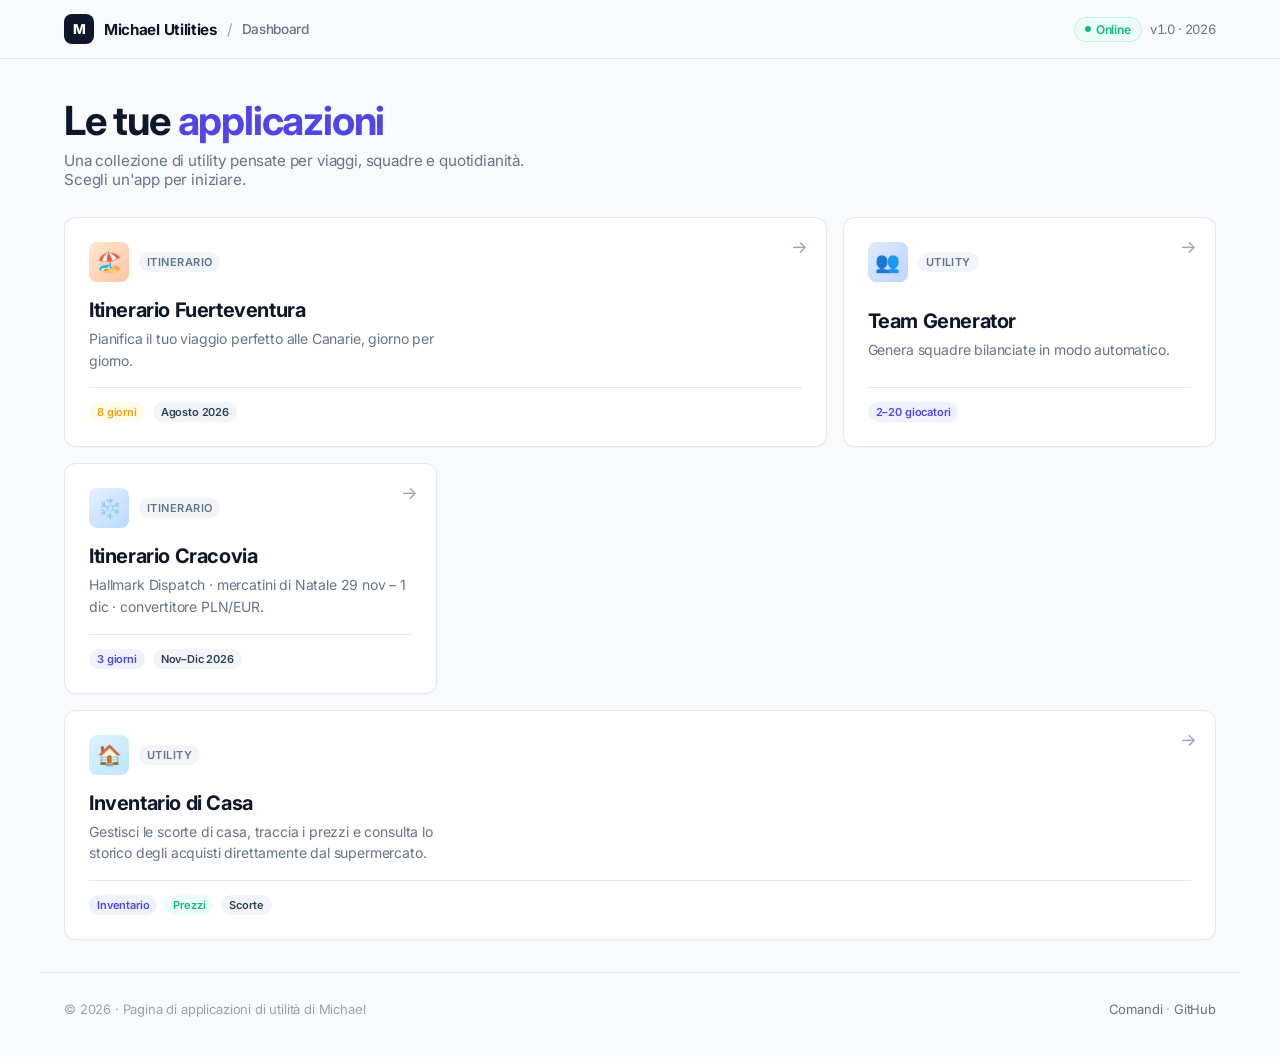
<file: index.html>
<!DOCTYPE html>
<html lang="it">
<head>
    <meta charset="UTF-8">
    <meta name="viewport" content="width=device-width, initial-scale=1.0">
    <title>Michael Utilities · Dashboard</title>
    <link rel="preconnect" href="https://fonts.googleapis.com">
    <link rel="preconnect" href="https://fonts.gstatic.com" crossorigin>
    <link href="https://fonts.googleapis.com/css2?family=Inter:wght@400;500;600;700;800&family=JetBrains+Mono:wght@500;700&display=swap" rel="stylesheet">
    <style>
        /* ============================================================
           Michael Utilities — Dashboard
           Stile Tremor / Shadcn / Linear:
           - Sfondo #F8FAFC, card bianche #FFFFFF, bordi 1px sottili
           - Topbar glassmorphism (backdrop-blur)
           - Griglia Bento bilanciata
           - Font con tabular-nums per allineamento cifre
           - Radius 12px card / 8px bottoni / pill badge
           - Spaziature multipli di 4/8px
           ============================================================ */

        :root {
            --bg: #F8FAFC;
            --surface: #FFFFFF;
            --surface-2: #F1F5F9;
            --surface-hover: #F8FAFC;
            --border: #E2E8F0;
            --border-strong: #CBD5E1;

            --ink: #0F172A;
            --ink-2: #334155;
            --ink-3: #64748B;
            --ink-4: #94A3B8;

            --accent: #4F46E5;     /* indigo */
            --accent-soft: #EEF2FF;
            --emerald: #10B981;
            --emerald-soft: #ECFDF5;
            --coral: #F43F5E;
            --coral-soft: #FFF1F2;
            --amber: #F59E0B;
            --amber-soft: #FFFBEB;

            --shadow-sm: 0 1px 2px rgba(15,23,42,0.04);
            --shadow-md: 0 1px 3px rgba(15,23,42,0.06), 0 1px 2px rgba(15,23,42,0.04);
            --shadow-lg: 0 4px 12px rgba(15,23,42,0.06), 0 2px 4px rgba(15,23,42,0.04);
            --shadow-xl: 0 12px 32px rgba(15,23,42,0.08), 0 4px 8px rgba(15,23,42,0.04);

            --radius: 12px;
            --radius-sm: 8px;
            --radius-pill: 999px;
        }

        * { margin: 0; padding: 0; box-sizing: border-box; }

        body {
            font-family: 'Inter', -apple-system, BlinkMacSystemFont, sans-serif;
            background: var(--bg);
            color: var(--ink);
            min-height: 100vh;
            -webkit-font-smoothing: antialiased;
            -moz-osx-font-smoothing: grayscale;
            letter-spacing: -0.01em;
        }

        .num { font-variant-numeric: tabular-nums; font-feature-settings: "tnum"; }

        /* ====== TOPBAR (glassmorphism) ====== */
        .topbar {
            position: sticky;
            top: 0;
            z-index: 50;
            background: rgba(248,250,252,0.72);
            backdrop-filter: saturate(180%) blur(16px);
            -webkit-backdrop-filter: saturate(180%) blur(16px);
            border-bottom: 1px solid var(--border);
        }
        .topbar__inner {
            max-width: 1200px;
            margin: 0 auto;
            padding: 14px 24px;
            display: flex;
            align-items: center;
            justify-content: space-between;
            gap: 16px;
        }
        .brand {
            display: flex;
            align-items: center;
            gap: 10px;
            font-weight: 700;
            font-size: 0.95rem;
            color: var(--ink);
            letter-spacing: -0.02em;
        }
        .brand__mark {
            width: 30px; height: 30px;
            border-radius: var(--radius-sm);
            background: var(--ink);
            color: #fff;
            display: inline-flex;
            align-items: center;
            justify-content: center;
            font-weight: 800;
            font-size: 0.85rem;
            letter-spacing: -0.04em;
        }
        .brand__sep { color: var(--ink-4); font-weight: 400; }
        .brand__sub { color: var(--ink-3); font-weight: 500; font-size: 0.85rem; }

        .topbar__meta {
            display: flex;
            align-items: center;
            gap: 8px;
            font-size: 0.8125rem;
            color: var(--ink-3);
        }
        .badge {
            display: inline-flex;
            align-items: center;
            gap: 5px;
            padding: 4px 10px;
            border-radius: var(--radius-pill);
            font-size: 0.75rem;
            font-weight: 600;
            background: var(--emerald-soft);
            color: var(--emerald);
            border: 1px solid rgba(16,185,129,0.18);
        }
        .badge__dot {
            width: 6px; height: 6px;
            border-radius: 50%;
            background: var(--emerald);
        }

        /* ====== HEADER (titolo + sottotitolo + azioni) ====== */
        .page {
            max-width: 1200px;
            margin: 0 auto;
            padding: 0 24px;
        }

        .pagehead {
            padding: 40px 0 28px;
            display: flex;
            align-items: flex-end;
            justify-content: space-between;
            gap: 24px;
            flex-wrap: wrap;
        }
        .pagehead__title {
            font-size: clamp(28px, 4.5vw, 40px);
            font-weight: 700;
            letter-spacing: -0.03em;
            color: var(--ink);
            line-height: 1.1;
        }
        .pagehead__title em {
            font-style: normal;
            color: var(--accent);
        }
        .pagehead__sub {
            margin-top: 8px;
            font-size: 0.95rem;
            color: var(--ink-3);
            font-weight: 400;
            max-width: 50ch;
        }

        /* ====== DASHBOARD GRID (Bento) ====== */
        .grid {
            display: grid;
            grid-template-columns: repeat(3, 1fr);
            gap: 16px;
            margin-bottom: 32px;
        }
        .grid .app-card:nth-child(1) { grid-column: span 2; }  /* Fuerteventura large */
        .grid .app-card:nth-child(3) { grid-column: span 1; }  /* Cracovia */
        .grid .app-card:nth-child(4) { grid-column: span 3; }  /* inventario full width */

        .app-card {
            position: relative;
            background: var(--surface);
            border: 1px solid var(--border);
            border-radius: var(--radius);
            padding: 24px;
            text-decoration: none;
            color: var(--ink);
            display: flex;
            flex-direction: column;
            justify-content: space-between;
            min-height: 180px;
            box-shadow: var(--shadow-sm);
            transition: box-shadow .25s ease, transform .25s ease, border-color .25s ease;
            overflow: hidden;
        }
        .app-card:hover {
            box-shadow: var(--shadow-lg);
            transform: translateY(-2px);
            border-color: var(--border-strong);
        }
        .app-card::after {
            content: "→";
            position: absolute;
            top: 18px;
            right: 18px;
            font-size: 1.1rem;
            color: var(--ink-4);
            transition: transform .25s ease, color .25s ease;
        }
        .app-card:hover::after { transform: translateX(3px); color: var(--ink); }

        .app-card__top {
            display: flex;
            align-items: center;
            gap: 10px;
            margin-bottom: 16px;
        }
        .app-icon {
            width: 40px; height: 40px;
            border-radius: var(--radius-sm);
            display: inline-flex;
            align-items: center;
            justify-content: center;
            font-size: 1.25rem;
            background: var(--surface-2);
        }
        .app-tag {
            font-size: 0.6875rem;
            font-weight: 600;
            letter-spacing: 0.04em;
            text-transform: uppercase;
            color: var(--ink-3);
            padding: 3px 8px;
            background: var(--surface-2);
            border-radius: var(--radius-pill);
        }
        .app-title {
            font-size: 1.25rem;
            font-weight: 700;
            color: var(--ink);
            letter-spacing: -0.02em;
            margin-bottom: 6px;
        }
        .app-description {
            font-size: 0.875rem;
            color: var(--ink-3);
            line-height: 1.55;
            max-width: 42ch;
        }
        .app-card__footer {
            display: flex;
            align-items: center;
            gap: 8px;
            margin-top: 16px;
            padding-top: 14px;
            border-top: 1px solid var(--border);
            font-size: 0.75rem;
            color: var(--ink-4);
        }
        .pill {
            display: inline-flex;
            align-items: center;
            gap: 4px;
            padding: 3px 8px;
            border-radius: var(--radius-pill);
            font-size: 0.6875rem;
            font-weight: 600;
            background: var(--surface-2);
            color: var(--ink-2);
        }
        .pill--indigo { background: var(--accent-soft); color: var(--accent); }
        .pill--emerald { background: var(--emerald-soft); color: var(--emerald); }
        .pill--amber { background: var(--amber-soft); color: var(--amber); }

        /* Tint accents per card (topbar colorata sottile) */
        .app-card.itinerario .app-icon { background: linear-gradient(135deg, #FFE7CC, #FFC4A3); }
        .app-card.cracovia .app-icon { background: linear-gradient(135deg, #E8F1FF, #B8D9FF); }
        .app-card.team-generator .app-icon { background: linear-gradient(135deg, #DDEBFF, #BBD5FF); }
        .app-card.placeholder .app-icon { background: var(--surface-2); }
        .app-card.inventario .app-icon { background: linear-gradient(135deg, #E0F2FE, #BAE6FD); }

        .app-card.placeholder {
            border: 1px dashed var(--border-strong);
            background: transparent;
            box-shadow: none;
        }
        .app-card.placeholder:hover {
            background: var(--surface);
            border-style: dashed;
            border-color: var(--accent);
            transform: none;
        }
        .app-card.placeholder::after { content: ""; }

        /* ====== FOOTER ====== */
        footer {
            max-width: 1200px;
            margin: 0 auto;
            padding: 28px 24px 40px;
            border-top: 1px solid var(--border);
            display: flex;
            align-items: center;
            justify-content: space-between;
            font-size: 0.8125rem;
            color: var(--ink-4);
            flex-wrap: wrap;
            gap: 12px;
        }
        footer a { color: var(--ink-3); text-decoration: none; }
        footer a:hover { color: var(--ink); }

        /* ====== RESPONSIVE ====== */
        @media (max-width: 900px) {
            .grid { grid-template-columns: repeat(2, 1fr); }
            .grid .app-card:nth-child(1) { grid-column: span 2; }
            .grid .app-card:nth-child(3) { grid-column: span 1; }
            .grid .app-card:nth-child(4) { grid-column: span 2; }
        }
        @media (max-width: 620px) {
            .grid { grid-template-columns: 1fr; }
            .grid .app-card:nth-child(1),
            .grid .app-card:nth-child(3),
            .grid .app-card:nth-child(4) { grid-column: span 1; }
            .pagehead { padding: 28px 0 20px; }
            .topbar__inner { padding: 12px 16px; }
            .page { padding: 0 16px; }
            footer { padding: 20px 16px 28px; }
        }
    </style>
</head>
<body>
    <!-- ============ TOPBAR ============ -->
    <div class="topbar">
        <div class="topbar__inner">
            <div class="brand">
                <span class="brand__mark">M</span>
                <span>Michael Utilities</span>
                <span class="brand__sep">/</span>
                <span class="brand__sub">Dashboard</span>
            </div>
            <div class="topbar__meta">
                <span class="badge"><span class="badge__dot"></span>Online</span>
                <span class="num">v1.0 · 2026</span>
            </div>
        </div>
    </div>

    <main class="page">
        <!-- ============ PAGE HEAD ============ -->
        <header class="pagehead">
            <div>
                <h1 class="pagehead__title">Le tue <em>applicazioni</em></h1>
                <p class="pagehead__sub">Una collezione di utility pensate per viaggi, squadre e quotidianità. Scegli un'app per iniziare.</p>
            </div>
        </header>

        <!-- ============ APP GRID (Bento) ============ -->
        <section class="grid" aria-label="Applicazioni">
            <a href="itinerario_fuerteventura/itinerario.html" class="app-card itinerario">
                <div class="app-card__top">
                    <div class="app-icon">🏖️</div>
                    <span class="app-tag">Itinerario</span>
                </div>
                <div>
                    <div class="app-title">Itinerario Fuerteventura</div>
                    <div class="app-description">Pianifica il tuo viaggio perfetto alle Canarie, giorno per giorno.</div>
                </div>
                <div class="app-card__footer">
                    <span class="pill pill--amber">8 giorni</span>
                    <span class="pill">Agosto 2026</span>
                </div>
            </a>

            <a href="team_generator/team_generator.html" class="app-card team-generator">
                <div class="app-card__top">
                    <div class="app-icon">👥</div>
                    <span class="app-tag">Utility</span>
                </div>
                <div>
                    <div class="app-title">Team Generator</div>
                    <div class="app-description">Genera squadre bilanciate in modo automatico.</div>
                </div>
                <div class="app-card__footer">
                    <span class="pill pill--indigo">2–20 giocatori</span>
                </div>
            </a>

            <a href="itinerario_cracovia/index.html" class="app-card cracovia">
                <div class="app-card__top">
                    <div class="app-icon">❄️</div>
                    <span class="app-tag">Itinerario</span>
                </div>
                <div>
                    <div class="app-title">Itinerario Cracovia</div>
                    <div class="app-description">Hallmark Dispatch · mercatini di Natale 29 nov – 1 dic · convertitore PLN/EUR.</div>
                </div>
                <div class="app-card__footer">
                    <span class="pill pill--indigo">3 giorni</span>
                    <span class="pill">Nov–Dic 2026</span>
                </div>
            </a>

            <!-- Inventario di Casa -->
            <a href="inventario/index.html" class="app-card inventario">
                <div class="app-card__top">
                    <div class="app-icon">🏠</div>
                    <span class="app-tag">Utility</span>
                </div>
                <div>
                    <div class="app-title">Inventario di Casa</div>
                    <div class="app-description">Gestisci le scorte di casa, traccia i prezzi e consulta lo storico degli acquisti direttamente dal supermercato.</div>
                </div>
                <div class="app-card__footer">
                    <span class="pill pill--indigo">Inventario</span>
                    <span class="pill pill--emerald">Prezzi</span>
                    <span class="pill">Scorte</span>
                </div>
            </a>
        </section>
    </main>

    <footer>
        <span>&copy; 2026 · Pagina di applicazioni di utilità di Michael</span>
        <span><a href="Commands/COMANDI.md">Comandi</a> · <a href="https://github.com/MichaelMoro/MichaelUtilities" target="_blank" rel="noopener">GitHub</a></span>
    </footer>
</body>
</html>
</file>
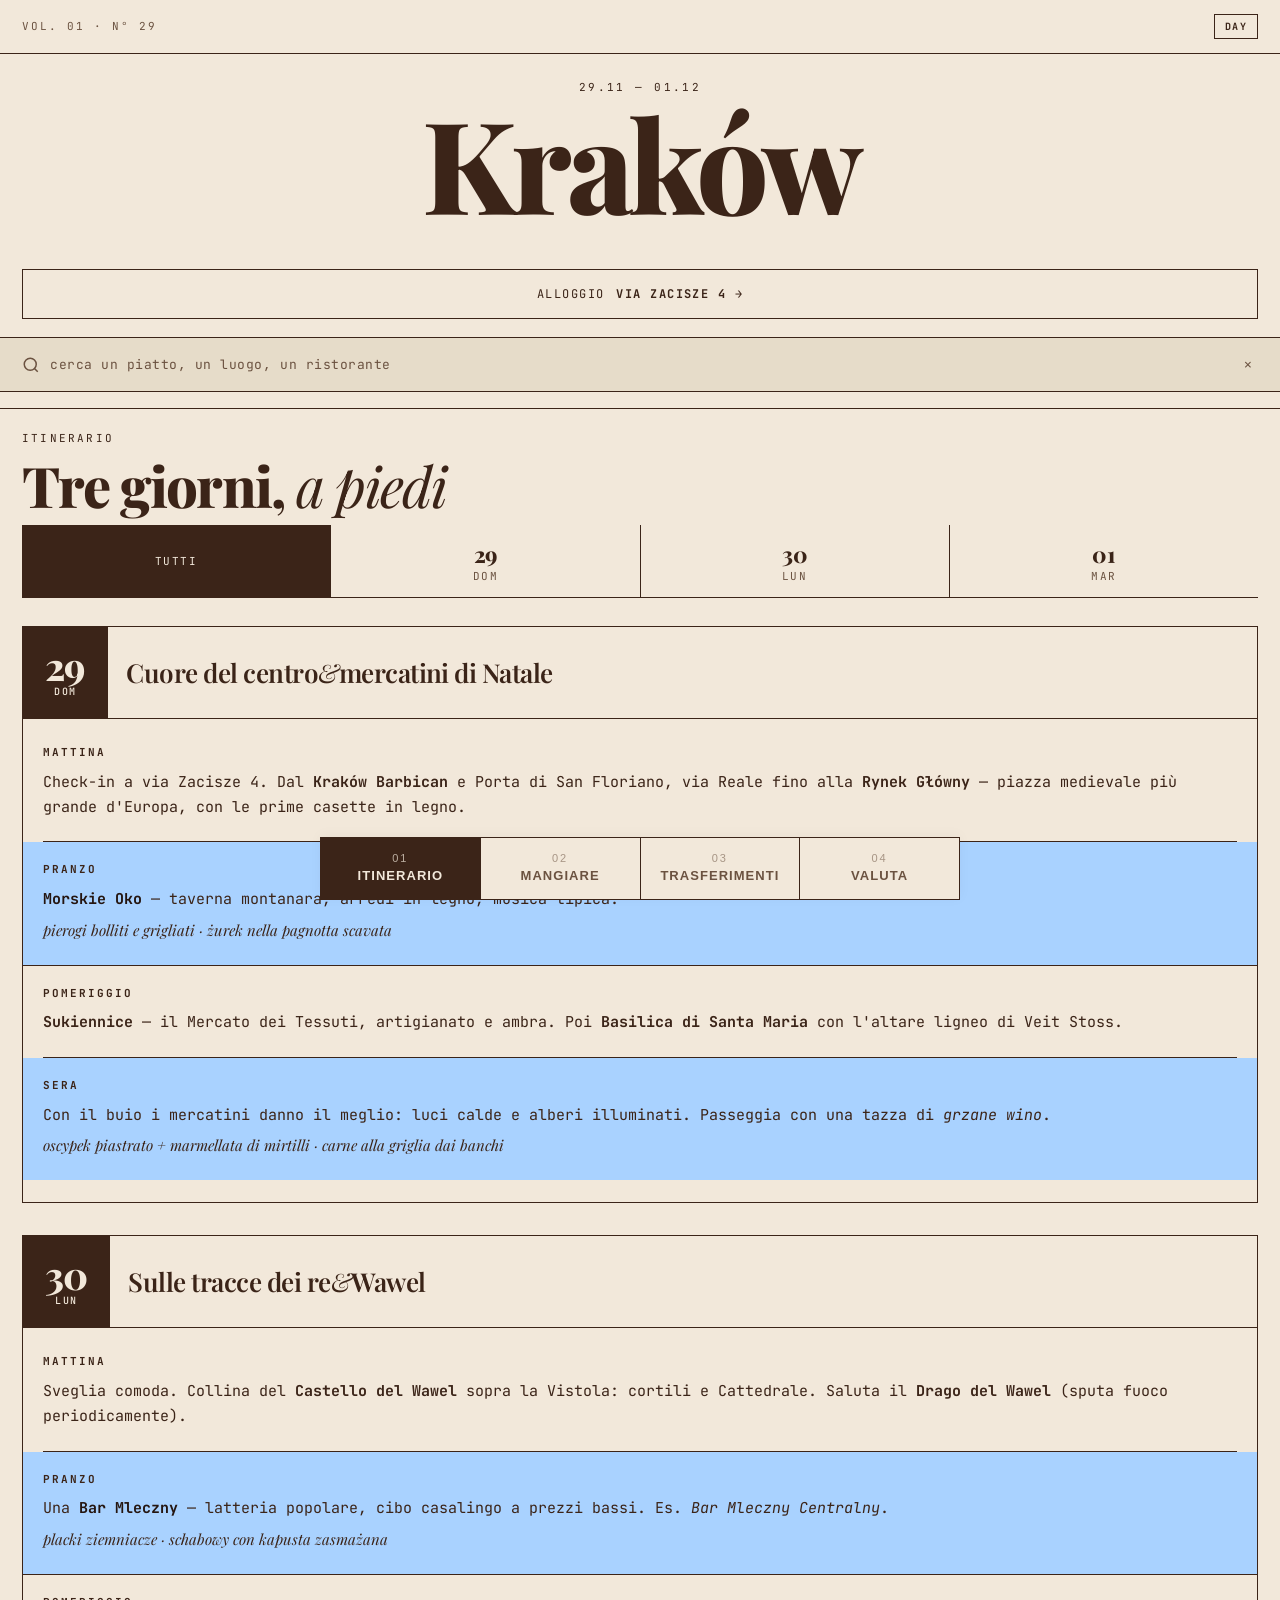
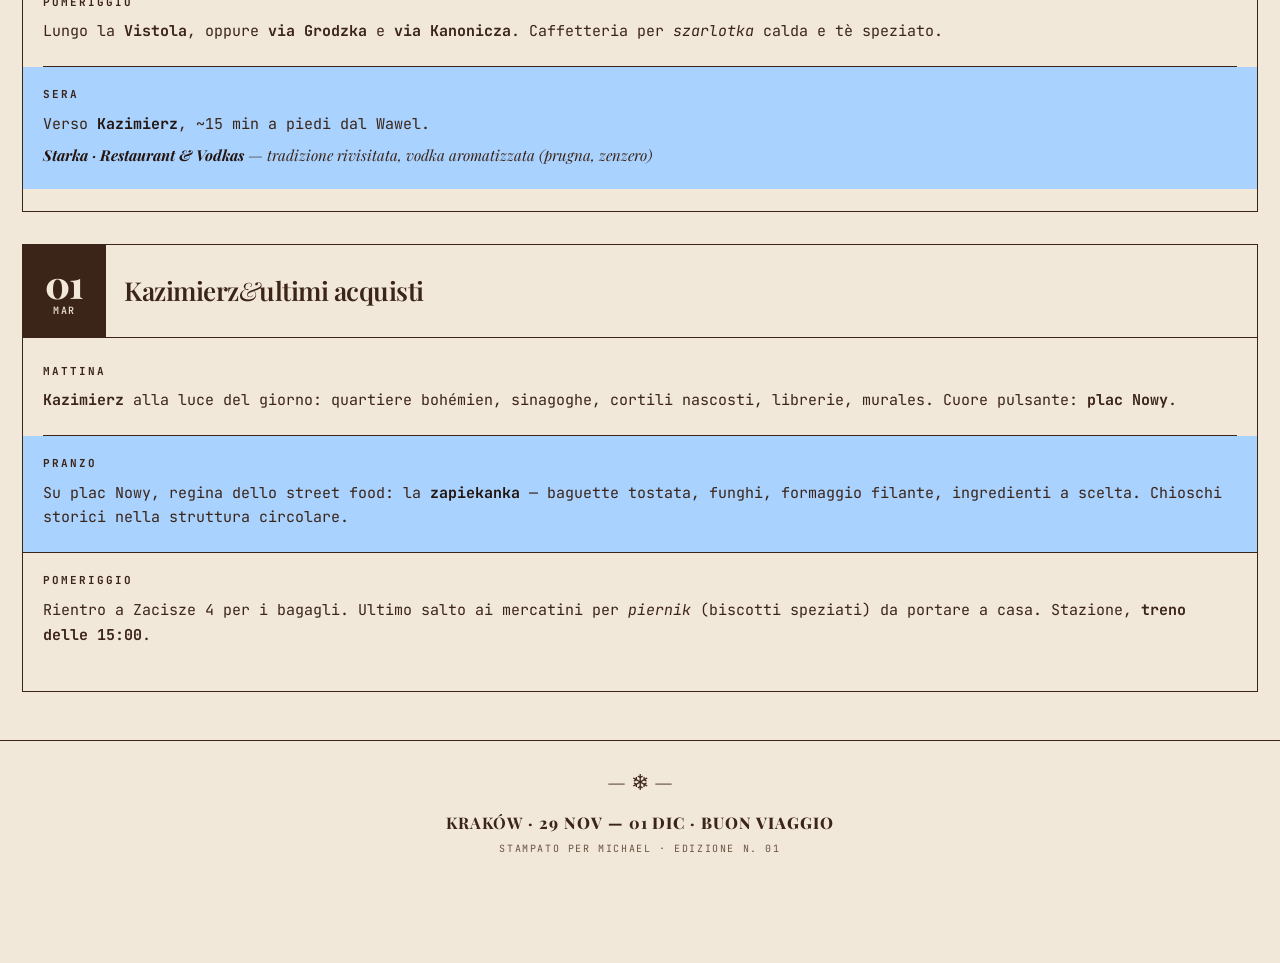
<file: itinerario_cracovia/index.html>
<!doctype html>
<html lang="it">
  <head>
    <meta charset="UTF-8" />
    <meta name="viewport" content="width=device-width, initial-scale=1.0, maximum-scale=1.0, user-scalable=no" />
    <meta name="theme-color" content="#3B2418" />
    <meta name="apple-mobile-web-app-capable" content="yes" />
    <title>Cracovia — 29 nov / 1 dic</title>
    <link rel="preconnect" href="https://fonts.googleapis.com" />
    <link rel="preconnect" href="https://fonts.gstatic.com" crossorigin />
    <link
      href="https://fonts.googleapis.com/css2?family=Playfair+Display:ital,wght@0,400;0,600;0,800;1,400;1,600&family=JetBrains+Mono:wght@400;500;700&display=swap"
      rel="stylesheet"
    />
    <link rel="stylesheet" href="style.css" />
  </head>
  <body>
    <!-- ============================ MASTHEAD ============================ -->
    <header class="masthead">
      <div class="masthead__bar">
        <span class="masthead__issue">VOL. 01 · N° 29</span>
        <button class="theme-toggle" id="themeToggle" aria-label="Cambia tema">
          <span class="theme-toggle__sun" aria-hidden="true">DAY</span>
          <span class="theme-toggle__moon" aria-hidden="true">NIGHT</span>
        </button>
      </div>

      <div class="masthead__hero">
        <p class="masthead__eyebrow">29.11 — 01.12</p>
        <h1 class="masthead__title">
          Kraków
        </h1>

      </div>

      <a class="masthead__stamp" href="https://www.google.com/maps/search/?api=1&query=Zacisze+4+Krakow" target="_blank" rel="noopener">
        <span>ALLOGGIO</span>
        <span class="masthead__addr">via Zacisze 4 →</span>
      </a>
    </header>

    <!-- ============================ SEARCH ============================ -->
    <div class="search">
      <svg class="search__icon" viewBox="0 0 24 24" fill="none" stroke="currentColor" stroke-width="2" aria-hidden="true">
        <circle cx="11" cy="11" r="8" /><path d="M21 21l-4.35-4.35" />
      </svg>
      <input type="text" id="searchInput" class="search__input" placeholder="cerca un piatto, un luogo, un ristorante" autocomplete="off" />
      <button class="search__clear" id="searchClear" aria-label="Cancella">✕</button>
    </div>
    <p class="search__results" id="searchResults"></p>

    <!-- ============================ AIRPORT ============================ -->
    <section class="block view" id="aeroporto" data-view="trasferimenti">
      <div class="block__kicker">TRASFERIMENTI</div>
      <h2 class="block__title">Aeroporto <span class="amp">&</span> Centro</h2>
      <div class="airport">
        <article class="airport__card airport__card--andata">
          <div class="airport__tag">ANDATA · DOM 29</div>
          <h3>LOT → GŁÓWNY</h3>
          <ul>
            <li>Partenza <b>08:20</b></li>
            <li>Atterraggio <b>10:05</b></li>
            <li>Treno regionale <i>17–20 min</i></li>
            <li>Poi 5–7 min a piedi → Zacisze 4</li>
          </ul>
        </article>
        <article class="airport__card airport__card--ritorno">
          <div class="airport__tag">RITORNO · MAR 01</div>
          <h3>GŁÓWNY → LOT</h3>
          <ul>
            <li>Partenza volo <b>15:00</b></li>
            <li>Atterraggio <b>16:55</b></li>
            <li>Treni ogni <i>~30 min</i></li>
            <li>Percorso inverso Zacisze 4 → Lotnisko</li>
          </ul>
        </article>
      </div>

      <div class="ticket">
        <div class="ticket__price">
          <span class="ticket__tag">BIGLIETTO TRENO · ANDATA/RITORNO</span>
          <b>17 PLN</b><span>~ 4 €</span>
        </div>
        <ol class="ticket__how">
          <li>Macchinette in aeroporto/stazione</li>
          <li>App Koleje Małopolskie o Jakdojade</li>
          <li>A bordo treno (capotreno, meglio prima)</li>
        </ol>
      </div>
    </section>

    <!-- ============================ CONVERTER ============================ -->
    <section class="block block--accent view" id="convertitore" data-view="valuta">
      <h2 class="block__title block__title--on-accent">PLN ↔ EUR</h2>
      <p class="block__sub block__sub--on-accent">Tasso fisso · 1 € = 4,41 PLN</p>

      <div class="conv">
        <div class="conv__row">
          <label for="plnInput">ZLOTY</label>
          <div class="conv__field">
            <input type="text" id="plnInput" inputmode="decimal" placeholder="0,00" autocomplete="off" />
            <span class="conv__cur">PLN</span>
          </div>
        </div>
        <div class="conv__row">
          <label for="eurInput">EURO</label>
          <div class="conv__field">
            <input type="text" id="eurInput" inputmode="decimal" placeholder="0,00" autocomplete="off" />
            <span class="conv__cur">€</span>
          </div>
        </div>
      </div>
    </section>

    <!-- ============================ ITINERARIO ============================ -->
    <section class="block view" id="itinerario" data-view="itinerario">
      <div class="block__kicker">ITINERARIO</div>
      <h2 class="block__title">Tre giorni, <em>a piedi</em></h2>

      <!-- DAY NAV (visibile solo in questa vista) -->
      <nav class="daynav" id="dayNav" aria-label="Giorni">
        <button class="daynav__chip is-active" data-day="all">TUTTI</button>
        <button class="daynav__chip" data-day="29"><b>29</b> DOM</button>
        <button class="daynav__chip" data-day="30"><b>30</b> LUN</button>
        <button class="daynav__chip" data-day="1"><b>01</b> MAR</button>
      </nav>

      <!-- GIORNO 29 -->
      <article class="day" data-day="29" id="day-29">
        <header class="day__head">
          <div class="day__num">29<span>DOM</span></div>
          <h3 class="day__title">Cuore del centro <span class="amp">&</span> mercatini di Natale</h3>
        </header>
        <div class="day__body">
          <div class="slot">
            <span class="slot__t">MATTINA</span>
            <p>Check-in a via Zacisze 4. Dal <b>Kraków Barbican</b> e Porta di San Floriano, via Reale fino alla <b>Rynek Główny</b> — piazza medievale più grande d'Europa, con le prime casette in legno.</p>
          </div>
          <div class="slot slot--food">
            <span class="slot__t">PRANZO</span>
            <p><b>Morskie Oko</b> — taverna montanara, arredi in legno, musica tipica.</p>
            <p class="tip"><i>pierogi</i> bolliti e grigliati · <i>żurek</i> nella pagnotta scavata</p>
          </div>
          <div class="slot">
            <span class="slot__t">POMERIGGIO</span>
            <p><b>Sukiennice</b> — il Mercato dei Tessuti, artigianato e ambra. Poi <b>Basilica di Santa Maria</b> con l'altare ligneo di Veit Stoss.</p>
          </div>
          <div class="slot slot--food">
            <span class="slot__t">SERA</span>
            <p>Con il buio i mercatini danno il meglio: luci calde e alberi illuminati. Passeggia con una tazza di <i>grzane wino</i>.</p>
            <p class="tip"><i>oscypek</i> piastrato + marmellata di mirtilli · carne alla griglia dai banchi</p>
          </div>
        </div>
      </article>

      <!-- GIORNO 30 -->
      <article class="day" data-day="30" id="day-30">
        <header class="day__head">
          <div class="day__num">30<span>LUN</span></div>
          <h3 class="day__title">Sulle tracce dei re <span class="amp">&</span> Wawel</h3>
        </header>
        <div class="day__body">
          <div class="slot">
            <span class="slot__t">MATTINA</span>
            <p>Sveglia comoda. Collina del <b>Castello del Wawel</b> sopra la Vistola: cortili e Cattedrale. Saluta il <b>Drago del Wawel</b> (sputa fuoco periodicamente).</p>
          </div>
          <div class="slot slot--food">
            <span class="slot__t">PRANZO</span>
            <p>Una <b>Bar Mleczny</b> — latteria popolare, cibo casalingo a prezzi bassi. Es. <i>Bar Mleczny Centralny</i>.</p>
            <p class="tip"><i>placki ziemniacze</i> · <i>schabowy</i> con <i>kapusta zasmażana</i></p>
          </div>
          <div class="slot">
            <span class="slot__t">POMERIGGIO</span>
            <p>Lungo la <b>Vistola</b>, oppure <b>via Grodzka</b> e <b>via Kanonicza</b>. Caffetteria per <i>szarlotka</i> calda e tè speziato.</p>
          </div>
          <div class="slot slot--food">
            <span class="slot__t">SERA</span>
            <p>Verso <b>Kazimierz</b>, ~15 min a piedi dal Wawel.</p>
            <p class="tip"><b>Starka · Restaurant & Vodkas</b> — tradizione rivisitata, vodka aromatizzata (prugna, zenzero)</p>
          </div>
        </div>
      </article>

      <!-- GIORNO 1 -->
      <article class="day" data-day="1" id="day-1">
        <header class="day__head">
          <div class="day__num">01<span>MAR</span></div>
          <h3 class="day__title">Kazimierz <span class="amp">&</span> ultimi acquisti</h3>
        </header>
        <div class="day__body">
          <div class="slot">
            <span class="slot__t">MATTINA</span>
            <p><b>Kazimierz</b> alla luce del giorno: quartiere bohémien, sinagoghe, cortili nascosti, librerie, murales. Cuore pulsante: <b>plac Nowy</b>.</p>
          </div>
          <div class="slot slot--food">
            <span class="slot__t">PRANZO</span>
            <p>Su plac Nowy, regina dello street food: la <b>zapiekanka</b> — baguette tostata, funghi, formaggio filante, ingredienti a scelta. Chioschi storici nella struttura circolare.</p>
          </div>
          <div class="slot">
            <span class="slot__t">POMERIGGIO</span>
            <p>Rientro a Zacisze 4 per i bagagli. Ultimo salto ai mercatini per <i>piernik</i> (biscotti speziati) da portare a casa. Stazione, <b>treno delle 15:00</b>.</p>
          </div>
        </div>
      </article>
    </section>

    <!-- ============================ CIBI ============================ -->
    <section class="block block--accent block--invert view" id="cibi" data-view="mangiare">
      <div class="block__kicker block__kicker--on-accent">MANGIARE</div>
      <h2 class="block__title block__title--on-accent">Cinque cose <em>imperdibili</em></h2>

      <div class="foods">
        <article class="food">
          <span class="food__n">01</span>
          <h3>Obwarzanek</h3>
          <p>Ciambella di pane intrecciata, bollita, sale e semi di papavero o sesamo. Simbolo di Cracovia.</p>
          <p class="food__where">Bancarelle blu sparse per il centro</p>
        </article>
        <article class="food">
          <span class="food__n">02</span>
          <h3>Żurek</h3>
          <p>Zuppa acida di farina di segale fermentata, salsiccia bianca, uovo, maggiorana. In pagnotta.</p>
          <p class="food__where">Morskie Oko · ristoranti tipici</p>
        </article>
        <article class="food">
          <span class="food__n">03</span>
          <h3>Pierogi</h3>
          <p>Ravioli polacchi: <i>Ruskie</i> (patate e formaggio), carne, o dolci con frutta.</p>
          <p class="food__where">Centro storico · Pierogarnie</p>
        </article>
        <article class="food">
          <span class="food__n">04</span>
          <h3>Zapiekanka</h3>
          <p>La "pizza-baguette": croccante fuori, filante dentro, funghi e formaggio.</p>
          <p class="food__where">Rotonda di plac Nowy, Kazimierz</p>
        </article>
        <article class="food">
          <span class="food__n">05</span>
          <h3>Grzane Wino <span class="amp">&</span> Oscypek</h3>
          <p>Vino caldo speziato con arance e chiodi di garofano, e formaggio di pecora affumicato grigliato con mirtilli.</p>
          <p class="food__where">Casette dei mercatini, Rynek Główny</p>
        </article>
      </div>
    </section>

    <!-- ============================ TABBAR (bottom nav) ============================ -->
    <nav class="tabbar" id="tabbar" aria-label="Viste">
      <button class="tabbar__btn is-active" data-target="itinerario" type="button">
        <span class="tabbar__n">01</span>
        <span class="tabbar__label">Itinerario</span>
      </button>
      <button class="tabbar__btn" data-target="mangiare" type="button">
        <span class="tabbar__n">02</span>
        <span class="tabbar__label">Mangiare</span>
      </button>
      <button class="tabbar__btn" data-target="trasferimenti" type="button">
        <span class="tabbar__n">03</span>
        <span class="tabbar__label">Trasferimenti</span>
      </button>
      <button class="tabbar__btn" data-target="valuta" type="button">
        <span class="tabbar__n">04</span>
        <span class="tabbar__label">Valuta</span>
      </button>
    </nav>

    <!-- ============================ COLOPHON ============================ -->
    <footer class="colophon">
      <p class="colophon__mark">— ❄ —</p>
      <p class="colophon__text">
        <b>KRAKÓW</b> · 29 NOV — 01 DIC · BUON VIAGGIO
      </p>
      <p class="colophon__meta">Stampato per Michael · Edizione n. 01</p>
    </footer>

    <script src="script.js"></script>
  </body>
</html>
</file>
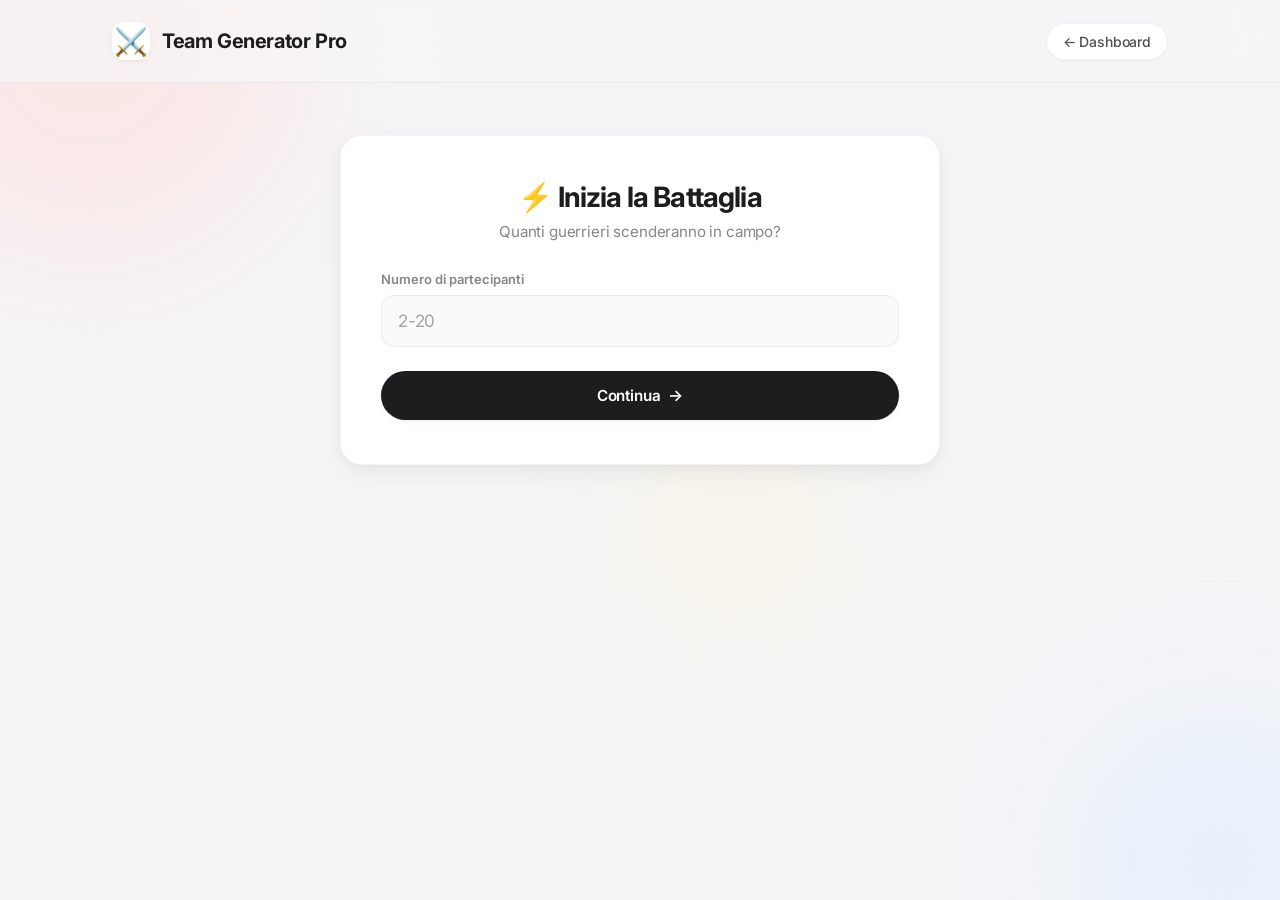
<file: team_generator/index.html>
<!DOCTYPE html>
<html lang="it">
<head>
    <meta charset="UTF-8">
    <meta name="viewport" content="width=device-width, initial-scale=1.0">
    <title>Team Generator Pro</title>
    <link rel="stylesheet" href="style.css">
    <link rel="preconnect" href="https://fonts.googleapis.com">
    <link rel="preconnect" href="https://fonts.gstatic.com" crossorigin>
    <link href="https://fonts.googleapis.com/css2?family=Inter:wght@400;500;600;700;800&display=swap" rel="stylesheet">
</head>
<body>
    <!-- Background animato -->
    <div class="bg-animation">
        <div class="circle circle-1"></div>
        <div class="circle circle-2"></div>
        <div class="circle circle-3"></div>
    </div>

    <!-- Header -->
    <header class="header">
        <div class="header-content">
            <div class="logo">
                <span class="logo-icon">⚔️</span>
                <h1>Team Generator Pro</h1>
            </div>
            <a href="../index.html" class="back-btn">← Dashboard</a>
        </div>
    </header>

    <div class="container">
        <!-- Setup iniziale -->
        <div id="participantsTab" class="setup-card">
            <div class="card-header">
                <h2>⚡ Inizia la Battaglia</h2>
                <p class="subtitle">Quanti guerrieri scenderanno in campo?</p>
            </div>
            <div class="input-group">
                <label for="numParticipants">Numero di partecipanti</label>
                <input type="number" id="numParticipants" min="2" max="20" placeholder="2-20">
            </div>
            <button id="impostaBtn" class="btn btn-primary">
                <span>Continua</span>
                <span class="btn-icon">→</span>
            </button>
        </div>

        <!-- Sezione inserimento nomi -->
        <div id="participantsInputSection" class="hidden names-section">
            <div class="card-header">
                <h2>📝 Inserisci i Nomi</h2>
                <p class="subtitle">Chi farà parte delle squadre?</p>
            </div>
            <div id="namesGrid" class="names-grid"></div>
            <button id="generaBtn" class="btn btn-primary">
                <span>Genera Squadre</span>
                <span class="btn-icon">🎲</span>
            </button>
        </div>

        <!-- Loading -->
        <div id="loadingSection" class="hidden loading-section">
            <div class="loading-spinner">
                <div class="spinner"></div>
                <p class="loading-text">Bilanciando le squadre...</p>
            </div>
        </div>

        <!-- Sezione Squadre -->
        <div id="teamsSection" class="hidden teams-section">
            <div class="stats-bar">
                <div class="stat-item">
                    <span class="stat-label">Partecipanti</span>
                    <span class="stat-value" id="totalPlayers">0</span>
                </div>
                <div class="stat-item">
                    <span class="stat-label">Ricalcoli</span>
                    <span class="stat-value" id="ricalcoliValue">0</span>
                </div>
            </div>

            <div class="teams-grid">
                <!-- Squadra Rossa -->
                <div class="team-card team-red">
                    <div class="team-header">
                        <div class="team-badge">
                            <span class="team-icon">🔴</span>
                            <h3>Team Red</h3>
                        </div>
                        <div class="team-count" id="redCount">0</div>
                    </div>
                    <ul id="redTeam" class="team-list"></ul>
                </div>

                <!-- VS Divider -->
                <div class="vs-divider">
                    <div class="vs-circle">VS</div>
                </div>

                <!-- Squadra Blu -->
                <div class="team-card team-blue">
                    <div class="team-header">
                        <div class="team-badge">
                            <span class="team-icon">🔵</span>
                            <h3>Team Blue</h3>
                        </div>
                        <div class="team-count" id="blueCount">0</div>
                    </div>
                    <ul id="blueTeam" class="team-list"></ul>
                </div>
            </div>

            <!-- Bottoni azione -->
            <div class="action-buttons">
                <button id="rigeneraBtn" class="btn btn-secondary">
                    <span>🔄 Rigenera</span>
                </button>
                <button id="azzeraBtn" class="btn btn-outline">
                    <span>↺ Ricomincia</span>
                </button>
            </div>
        </div>
    </div>

    <script src="script.js"></script>
</body>
</html>
</file>
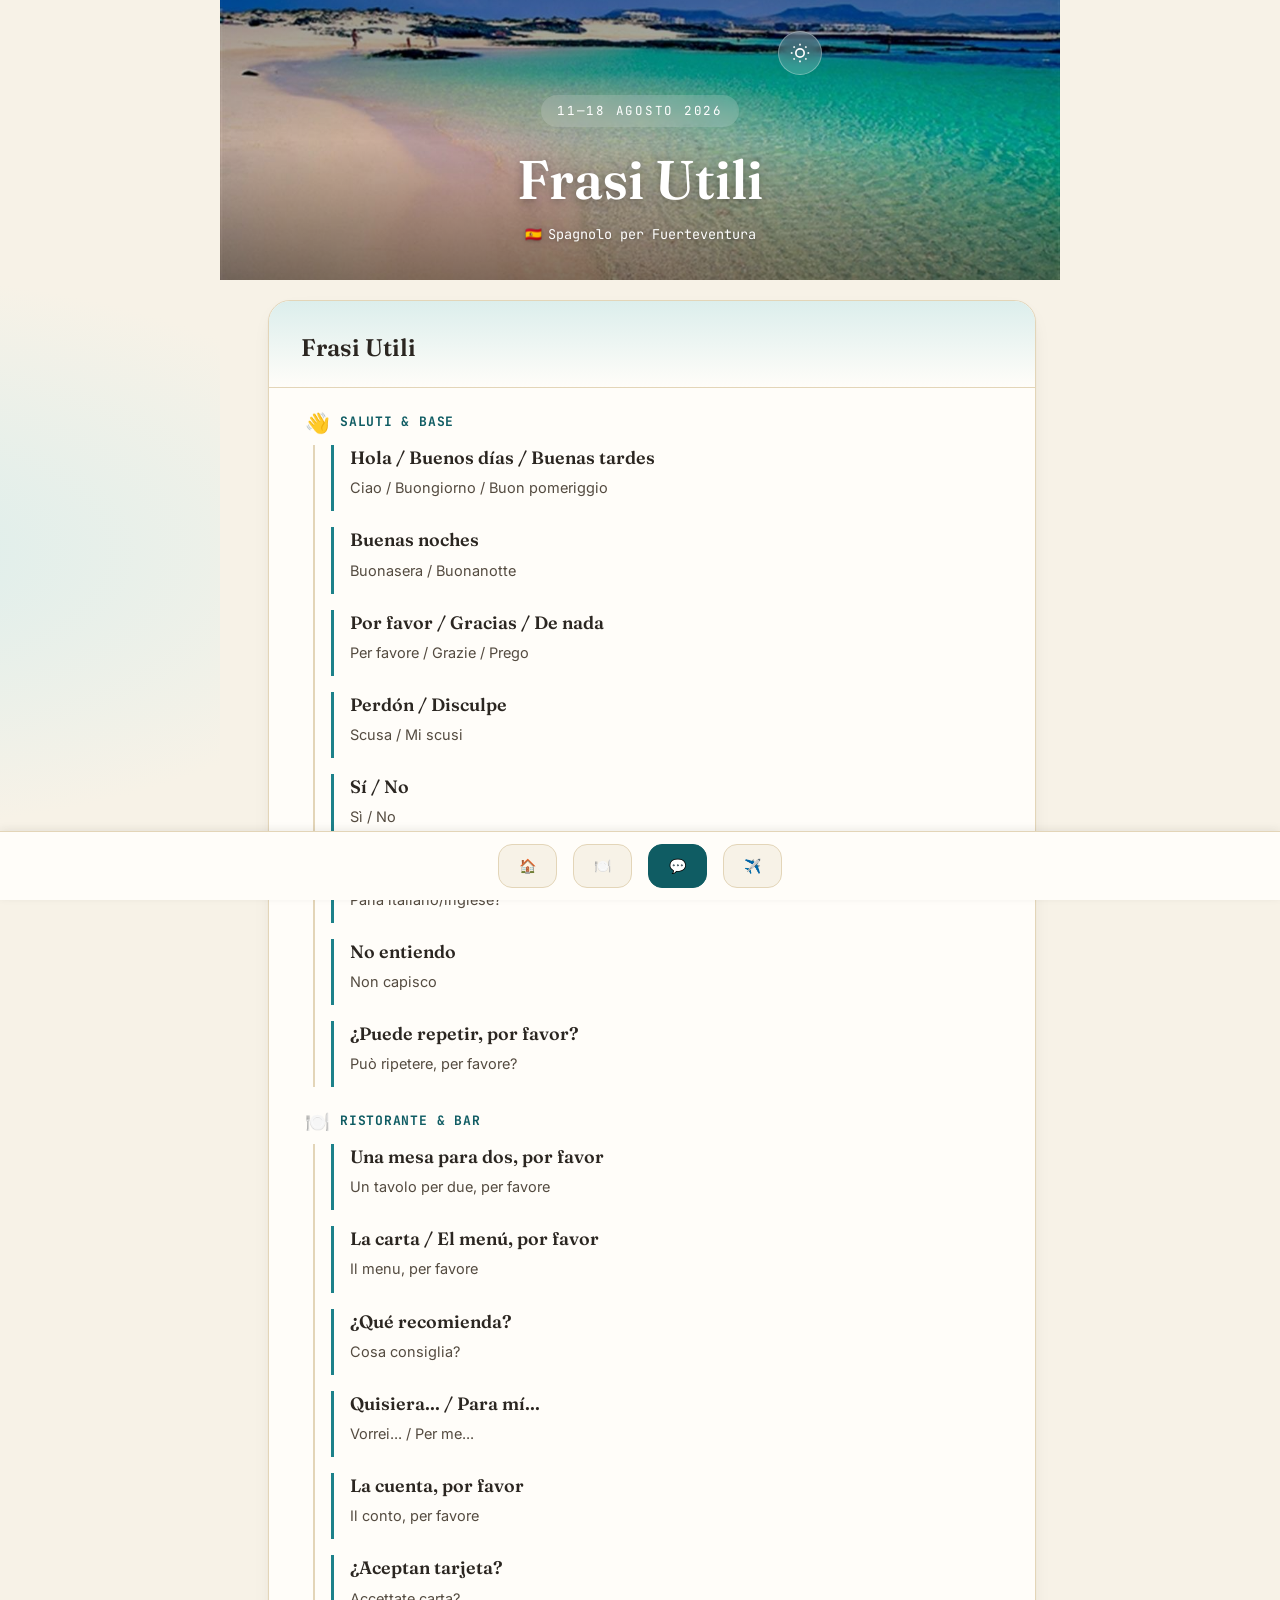
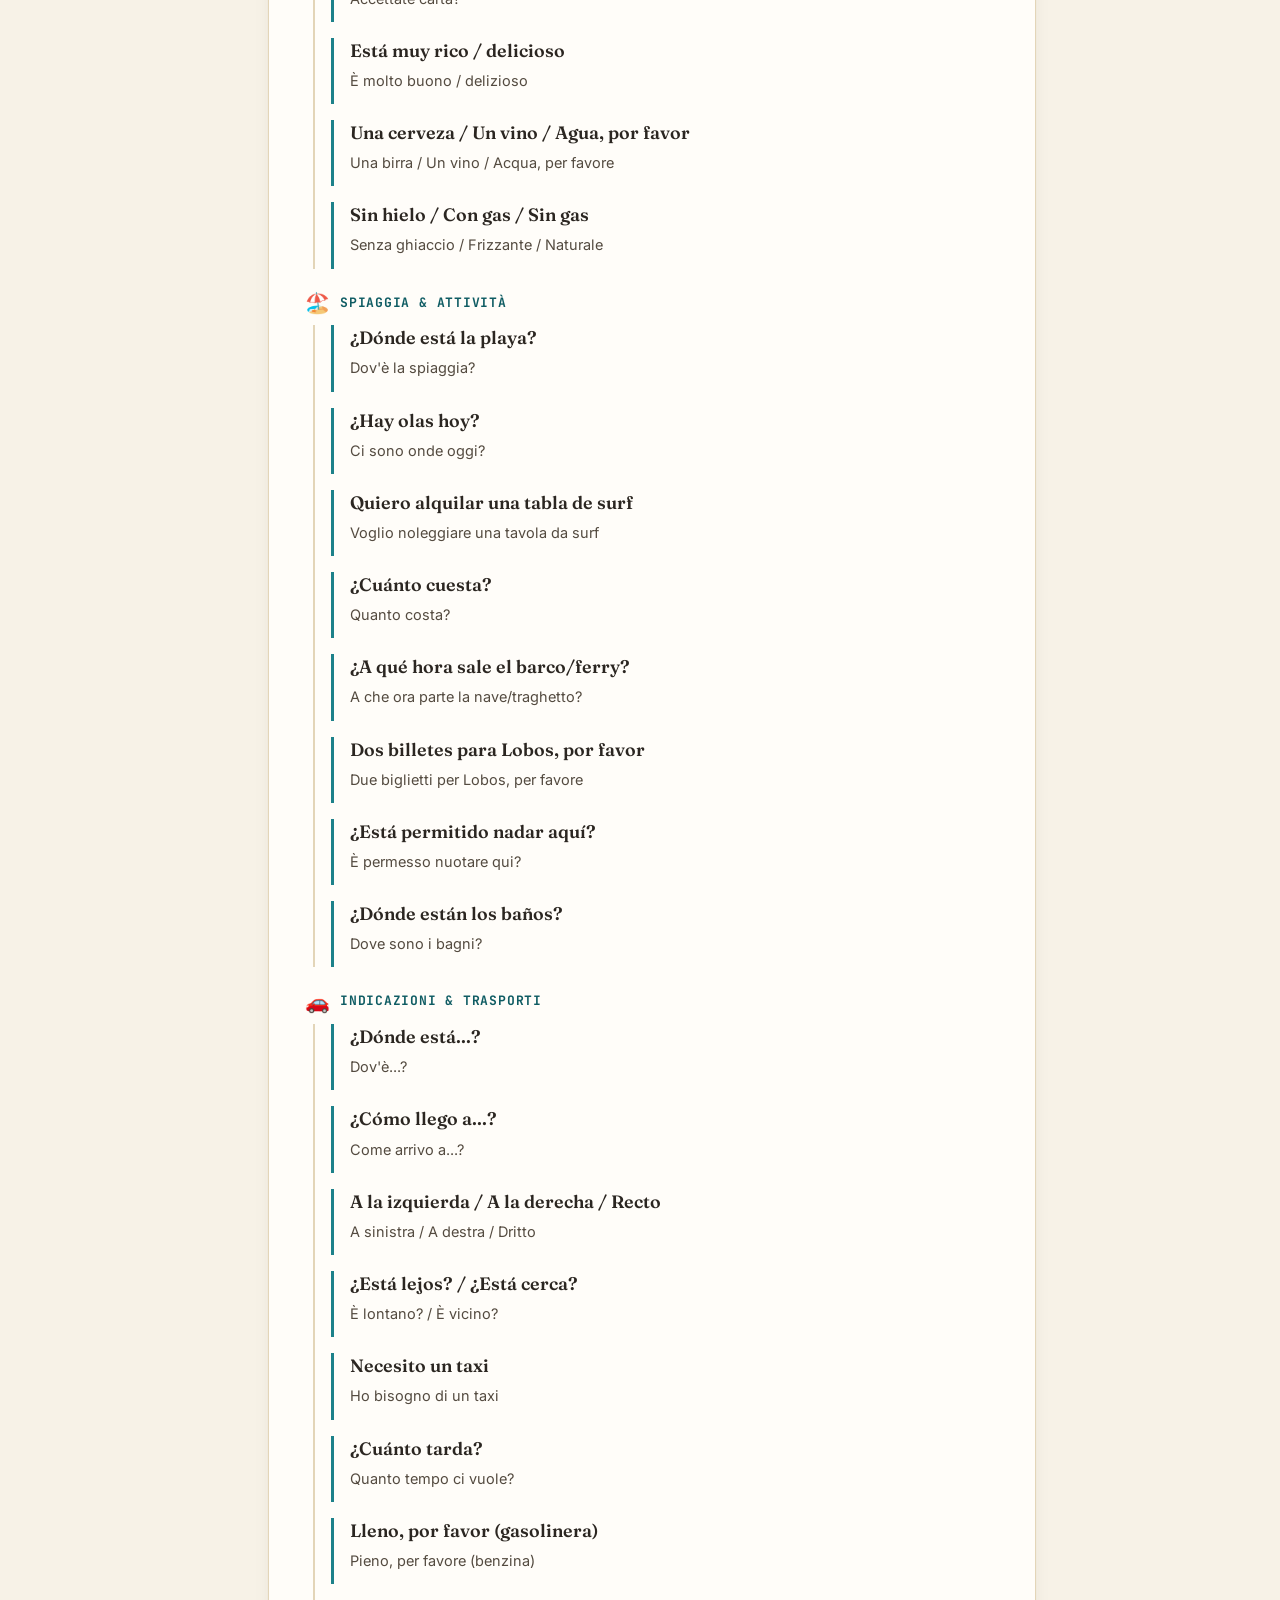
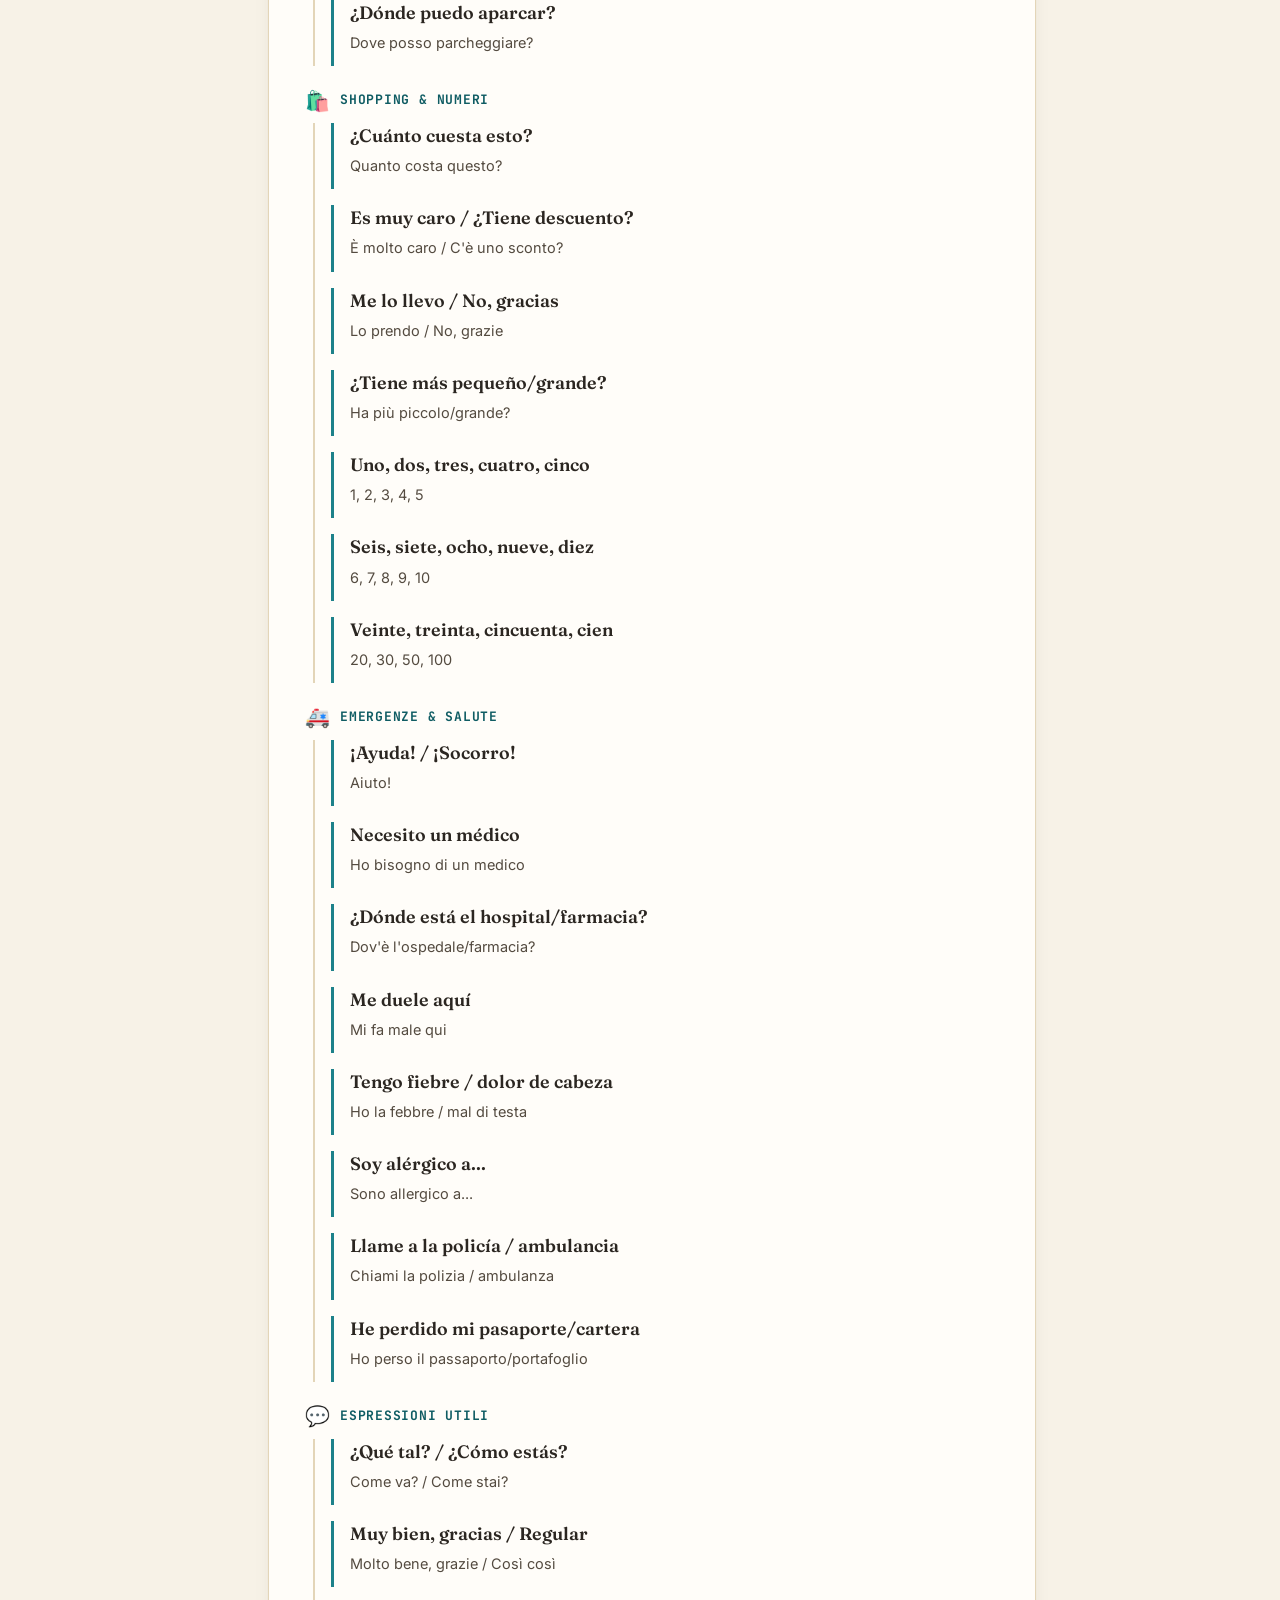
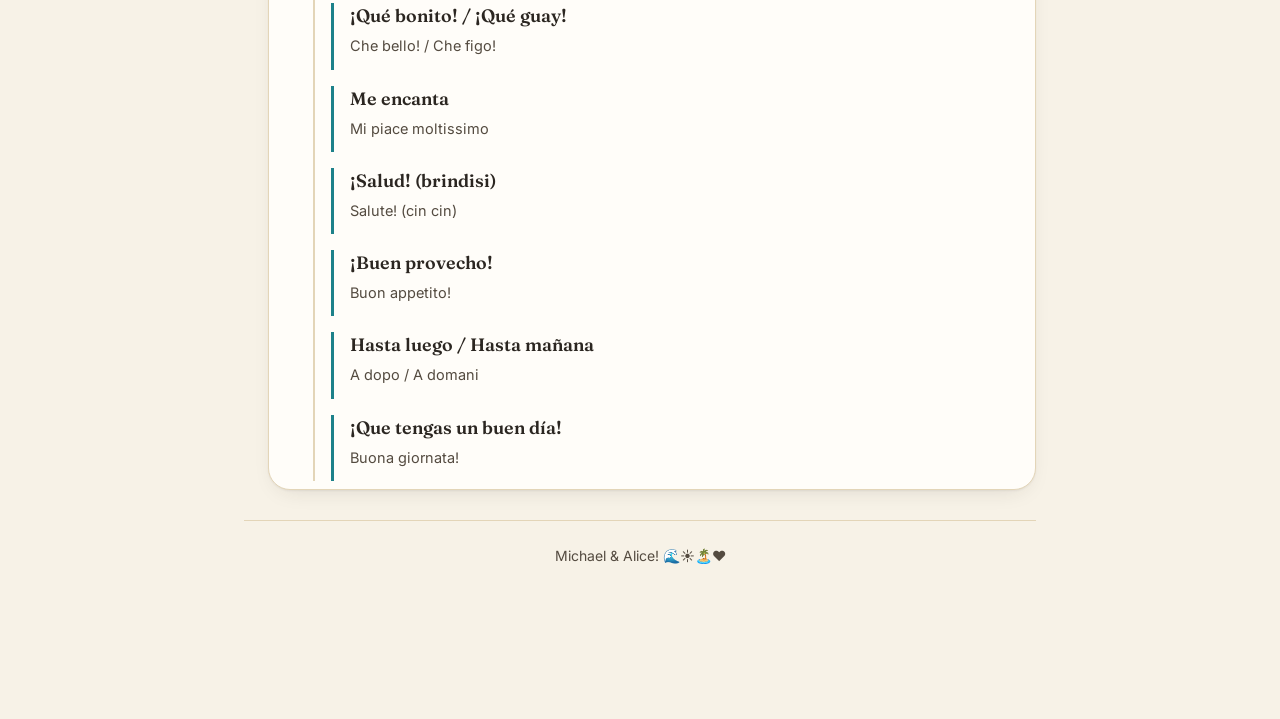
<file: itinerario_fuerteventura/frasi.html>
<!DOCTYPE html>
<html lang="it">
<head>
    <meta charset="UTF-8">
    <meta name="viewport" content="width=device-width, initial-scale=1.0, maximum-scale=1.0, user-scalable=no">
    <meta name="theme-color" content="#0F5C63">
    <meta name="apple-mobile-web-app-capable" content="yes">
    <meta name="apple-mobile-web-app-status-bar-style" content="default">
    <title>Fuerteventura 2026 — Frasi Utili</title>
    <link rel="stylesheet" href="style_itinerario.css">
    <link rel="stylesheet" href="style_itinerario_dark.css" id="darkModeStyles" disabled>
    <link rel="preconnect" href="https://fonts.googleapis.com">
    <link rel="preconnect" href="https://fonts.gstatic.com" crossorigin>
    <link href="https://fonts.googleapis.com/css2?family=Fraunces:opsz,wght@9..144,400;9..144,500;9..144,600;9..144,700&family=Inter:wght@400;500;600;700&family=JetBrains+Mono:wght@400;500;700&display=swap" rel="stylesheet">
</head>
<body class="page-frasi">
    <div class="trip">
        <header class="trip-header">
            <button class="dark-mode-toggle" id="darkModeToggle" aria-label="Toggle dark mode">
                <svg class="sun-icon" viewBox="0 0 24 24" fill="none" stroke="currentColor" stroke-width="2">
                    <circle cx="12" cy="12" r="5"/>
                    <line x1="12" y1="1" x2="12" y2="3"/>
                    <line x1="12" y1="21" x2="12" y2="23"/>
                    <line x1="4.22" y1="4.22" x2="5.64" y2="5.64"/>
                    <line x1="18.36" y1="18.36" x2="19.78" y2="19.78"/>
                    <line x1="1" y1="12" x2="3" y2="12"/>
                    <line x1="21" y1="12" x2="23" y2="12"/>
                    <line x1="4.22" y1="19.78" x2="5.64" y2="18.36"/>
                    <line x1="18.36" y1="5.64" x2="19.78" y2="4.22"/>
                </svg>
                <svg class="moon-icon" viewBox="0 0 24 24" fill="none" stroke="currentColor" stroke-width="2">
                    <path d="M21 12.79A9 9 0 1 1 11.21 3 7 7 0 0 0 21 12.79z"/>
                </svg>
            </button>
            <div class="trip-header__eyebrow">
                <span>11—18 Agosto 2026</span>
            </div>
            <h1 class="trip-header__title">Frasi Utili</h1>
            <div class="trip-header__meta">
                <span><strong>🇪🇸</strong> Spagnolo per Fuerteventura</span>
            </div>
        </header>

        <main class="timeline">
            <article class="day-card">
                <div class="day-card__header">
                    <h2 class="day-card__title">Frasi Utili</h2>
                </div>
                <div class="timeline">
                    <div class="timeline-block">
                        <div class="timeline-time">
                            <span class="time-icon">👋</span>
                            <span class="time-text">Saluti & Base</span>
                        </div>
                        <div class="timeline-items">
                            <div class="activity">
                                <h3 class="activity__title">Hola / Buenos días / Buenas tardes</h3>
                                <p class="activity__reason">Ciao / Buongiorno / Buon pomeriggio</p>
                            </div>
                            <div class="activity">
                                <h3 class="activity__title">Buenas noches</h3>
                                <p class="activity__reason">Buonasera / Buonanotte</p>
                            </div>
                            <div class="activity">
                                <h3 class="activity__title">Por favor / Gracias / De nada</h3>
                                <p class="activity__reason">Per favore / Grazie / Prego</p>
                            </div>
                            <div class="activity">
                                <h3 class="activity__title">Perdón / Disculpe</h3>
                                <p class="activity__reason">Scusa / Mi scusi</p>
                            </div>
                            <div class="activity">
                                <h3 class="activity__title">Sí / No</h3>
                                <p class="activity__reason">Sì / No</p>
                            </div>
                            <div class="activity">
                                <h3 class="activity__title">¿Habla italiano/inglés?</h3>
                                <p class="activity__reason">Parla italiano/inglese?</p>
                            </div>
                            <div class="activity">
                                <h3 class="activity__title">No entiendo</h3>
                                <p class="activity__reason">Non capisco</p>
                            </div>
                            <div class="activity">
                                <h3 class="activity__title">¿Puede repetir, por favor?</h3>
                                <p class="activity__reason">Può ripetere, per favore?</p>
                            </div>
                        </div>
                    </div>
                    <div class="timeline-block">
                        <div class="timeline-time">
                            <span class="time-icon">🍽️</span>
                            <span class="time-text">Ristorante & Bar</span>
                        </div>
                        <div class="timeline-items">
                            <div class="activity">
                                <h3 class="activity__title">Una mesa para dos, por favor</h3>
                                <p class="activity__reason">Un tavolo per due, per favore</p>
                            </div>
                            <div class="activity">
                                <h3 class="activity__title">La carta / El menú, por favor</h3>
                                <p class="activity__reason">Il menu, per favore</p>
                            </div>
                            <div class="activity">
                                <h3 class="activity__title">¿Qué recomienda?</h3>
                                <p class="activity__reason">Cosa consiglia?</p>
                            </div>
                            <div class="activity">
                                <h3 class="activity__title">Quisiera... / Para mí...</h3>
                                <p class="activity__reason">Vorrei... / Per me...</p>
                            </div>
                            <div class="activity">
                                <h3 class="activity__title">La cuenta, por favor</h3>
                                <p class="activity__reason">Il conto, per favore</p>
                            </div>
                            <div class="activity">
                                <h3 class="activity__title">¿Aceptan tarjeta?</h3>
                                <p class="activity__reason">Accettate carta?</p>
                            </div>
                            <div class="activity">
                                <h3 class="activity__title">Está muy rico / delicioso</h3>
                                <p class="activity__reason">È molto buono / delizioso</p>
                            </div>
                            <div class="activity">
                                <h3 class="activity__title">Una cerveza / Un vino / Agua, por favor</h3>
                                <p class="activity__reason">Una birra / Un vino / Acqua, per favore</p>
                            </div>
                            <div class="activity">
                                <h3 class="activity__title">Sin hielo / Con gas / Sin gas</h3>
                                <p class="activity__reason">Senza ghiaccio / Frizzante / Naturale</p>
                            </div>
                        </div>
                    </div>
                    <div class="timeline-block">
                        <div class="timeline-time">
                            <span class="time-icon">🏖️</span>
                            <span class="time-text">Spiaggia & Attività</span>
                        </div>
                        <div class="timeline-items">
                            <div class="activity">
                                <h3 class="activity__title">¿Dónde está la playa?</h3>
                                <p class="activity__reason">Dov'è la spiaggia?</p>
                            </div>
                            <div class="activity">
                                <h3 class="activity__title">¿Hay olas hoy?</h3>
                                <p class="activity__reason">Ci sono onde oggi?</p>
                            </div>
                            <div class="activity">
                                <h3 class="activity__title">Quiero alquilar una tabla de surf</h3>
                                <p class="activity__reason">Voglio noleggiare una tavola da surf</p>
                            </div>
                            <div class="activity">
                                <h3 class="activity__title">¿Cuánto cuesta?</h3>
                                <p class="activity__reason">Quanto costa?</p>
                            </div>
                            <div class="activity">
                                <h3 class="activity__title">¿A qué hora sale el barco/ferry?</h3>
                                <p class="activity__reason">A che ora parte la nave/traghetto?</p>
                            </div>
                            <div class="activity">
                                <h3 class="activity__title">Dos billetes para Lobos, por favor</h3>
                                <p class="activity__reason">Due biglietti per Lobos, per favore</p>
                            </div>
                            <div class="activity">
                                <h3 class="activity__title">¿Está permitido nadar aquí?</h3>
                                <p class="activity__reason">È permesso nuotare qui?</p>
                            </div>
                            <div class="activity">
                                <h3 class="activity__title">¿Dónde están los baños?</h3>
                                <p class="activity__reason">Dove sono i bagni?</p>
                            </div>
                        </div>
                    </div>
                    <div class="timeline-block">
                        <div class="timeline-time">
                            <span class="time-icon">🚗</span>
                            <span class="time-text">Indicazioni & Trasporti</span>
                        </div>
                        <div class="timeline-items">
                            <div class="activity">
                                <h3 class="activity__title">¿Dónde está...?</h3>
                                <p class="activity__reason">Dov'è...?</p>
                            </div>
                            <div class="activity">
                                <h3 class="activity__title">¿Cómo llego a...?</h3>
                                <p class="activity__reason">Come arrivo a...?</p>
                            </div>
                            <div class="activity">
                                <h3 class="activity__title">A la izquierda / A la derecha / Recto</h3>
                                <p class="activity__reason">A sinistra / A destra / Dritto</p>
                            </div>
                            <div class="activity">
                                <h3 class="activity__title">¿Está lejos? / ¿Está cerca?</h3>
                                <p class="activity__reason">È lontano? / È vicino?</p>
                            </div>
                            <div class="activity">
                                <h3 class="activity__title">Necesito un taxi</h3>
                                <p class="activity__reason">Ho bisogno di un taxi</p>
                            </div>
                            <div class="activity">
                                <h3 class="activity__title">¿Cuánto tarda?</h3>
                                <p class="activity__reason">Quanto tempo ci vuole?</p>
                            </div>
                            <div class="activity">
                                <h3 class="activity__title">Lleno, por favor (gasolinera)</h3>
                                <p class="activity__reason">Pieno, per favore (benzina)</p>
                            </div>
                            <div class="activity">
                                <h3 class="activity__title">¿Dónde puedo aparcar?</h3>
                                <p class="activity__reason">Dove posso parcheggiare?</p>
                            </div>
                        </div>
                    </div>
                    <div class="timeline-block">
                        <div class="timeline-time">
                            <span class="time-icon">🛍️</span>
                            <span class="time-text">Shopping & Numeri</span>
                        </div>
                        <div class="timeline-items">
                            <div class="activity">
                                <h3 class="activity__title">¿Cuánto cuesta esto?</h3>
                                <p class="activity__reason">Quanto costa questo?</p>
                            </div>
                            <div class="activity">
                                <h3 class="activity__title">Es muy caro / ¿Tiene descuento?</h3>
                                <p class="activity__reason">È molto caro / C'è uno sconto?</p>
                            </div>
                            <div class="activity">
                                <h3 class="activity__title">Me lo llevo / No, gracias</h3>
                                <p class="activity__reason">Lo prendo / No, grazie</p>
                            </div>
                            <div class="activity">
                                <h3 class="activity__title">¿Tiene más pequeño/grande?</h3>
                                <p class="activity__reason">Ha più piccolo/grande?</p>
                            </div>
                            <div class="activity">
                                <h3 class="activity__title">Uno, dos, tres, cuatro, cinco</h3>
                                <p class="activity__reason">1, 2, 3, 4, 5</p>
                            </div>
                            <div class="activity">
                                <h3 class="activity__title">Seis, siete, ocho, nueve, diez</h3>
                                <p class="activity__reason">6, 7, 8, 9, 10</p>
                            </div>
                            <div class="activity">
                                <h3 class="activity__title">Veinte, treinta, cincuenta, cien</h3>
                                <p class="activity__reason">20, 30, 50, 100</p>
                            </div>
                        </div>
                    </div>
                    <div class="timeline-block">
                        <div class="timeline-time">
                            <span class="time-icon">🚑</span>
                            <span class="time-text">Emergenze & Salute</span>
                        </div>
                        <div class="timeline-items">
                            <div class="activity">
                                <h3 class="activity__title">¡Ayuda! / ¡Socorro!</h3>
                                <p class="activity__reason">Aiuto!</p>
                            </div>
                            <div class="activity">
                                <h3 class="activity__title">Necesito un médico</h3>
                                <p class="activity__reason">Ho bisogno di un medico</p>
                            </div>
                            <div class="activity">
                                <h3 class="activity__title">¿Dónde está el hospital/farmacia?</h3>
                                <p class="activity__reason">Dov'è l'ospedale/farmacia?</p>
                            </div>
                            <div class="activity">
                                <h3 class="activity__title">Me duele aquí</h3>
                                <p class="activity__reason">Mi fa male qui</p>
                            </div>
                            <div class="activity">
                                <h3 class="activity__title">Tengo fiebre / dolor de cabeza</h3>
                                <p class="activity__reason">Ho la febbre / mal di testa</p>
                            </div>
                            <div class="activity">
                                <h3 class="activity__title">Soy alérgico a...</h3>
                                <p class="activity__reason">Sono allergico a...</p>
                            </div>
                            <div class="activity">
                                <h3 class="activity__title">Llame a la policía / ambulancia</h3>
                                <p class="activity__reason">Chiami la polizia / ambulanza</p>
                            </div>
                            <div class="activity">
                                <h3 class="activity__title">He perdido mi pasaporte/cartera</h3>
                                <p class="activity__reason">Ho perso il passaporto/portafoglio</p>
                            </div>
                        </div>
                    </div>
                    <div class="timeline-block">
                        <div class="timeline-time">
                            <span class="time-icon">💬</span>
                            <span class="time-text">Espressioni Utili</span>
                        </div>
                        <div class="timeline-items">
                            <div class="activity">
                                <h3 class="activity__title">¿Qué tal? / ¿Cómo estás?</h3>
                                <p class="activity__reason">Come va? / Come stai?</p>
                            </div>
                            <div class="activity">
                                <h3 class="activity__title">Muy bien, gracias / Regular</h3>
                                <p class="activity__reason">Molto bene, grazie / Così così</p>
                            </div>
                            <div class="activity">
                                <h3 class="activity__title">¡Qué bonito! / ¡Qué guay!</h3>
                                <p class="activity__reason">Che bello! / Che figo!</p>
                            </div>
                            <div class="activity">
                                <h3 class="activity__title">Me encanta</h3>
                                <p class="activity__reason">Mi piace moltissimo</p>
                            </div>
                            <div class="activity">
                                <h3 class="activity__title">¡Salud! (brindisi)</h3>
                                <p class="activity__reason">Salute! (cin cin)</p>
                            </div>
                            <div class="activity">
                                <h3 class="activity__title">¡Buen provecho!</h3>
                                <p class="activity__reason">Buon appetito!</p>
                            </div>
                            <div class="activity">
                                <h3 class="activity__title">Hasta luego / Hasta mañana</h3>
                                <p class="activity__reason">A dopo / A domani</p>
                            </div>
                            <div class="activity">
                                <h3 class="activity__title">¡Que tengas un buen día!</h3>
                                <p class="activity__reason">Buona giornata!</p>
                            </div>
                        </div>
                    </div>
                </div>
            </article>
        </main>

        <footer class="trip-footer">
            <p>Michael & Alice! 🌊☀️🏝️❤️</p>
        </footer>

        <nav class="fixed-footer">
            <a href="itinerario.html" class="fixed-footer__button">🏠</a>
            <a href="ristoranti.html" class="fixed-footer__button">🍽️</a>
            <a href="frasi.html" class="fixed-footer__button active">💬</a>
            <a href="volo.html" class="fixed-footer__button">✈️</a>
        </nav>
    </div>

    <script src="script_itinerario.js"></script>
</body>
</html>
</file>
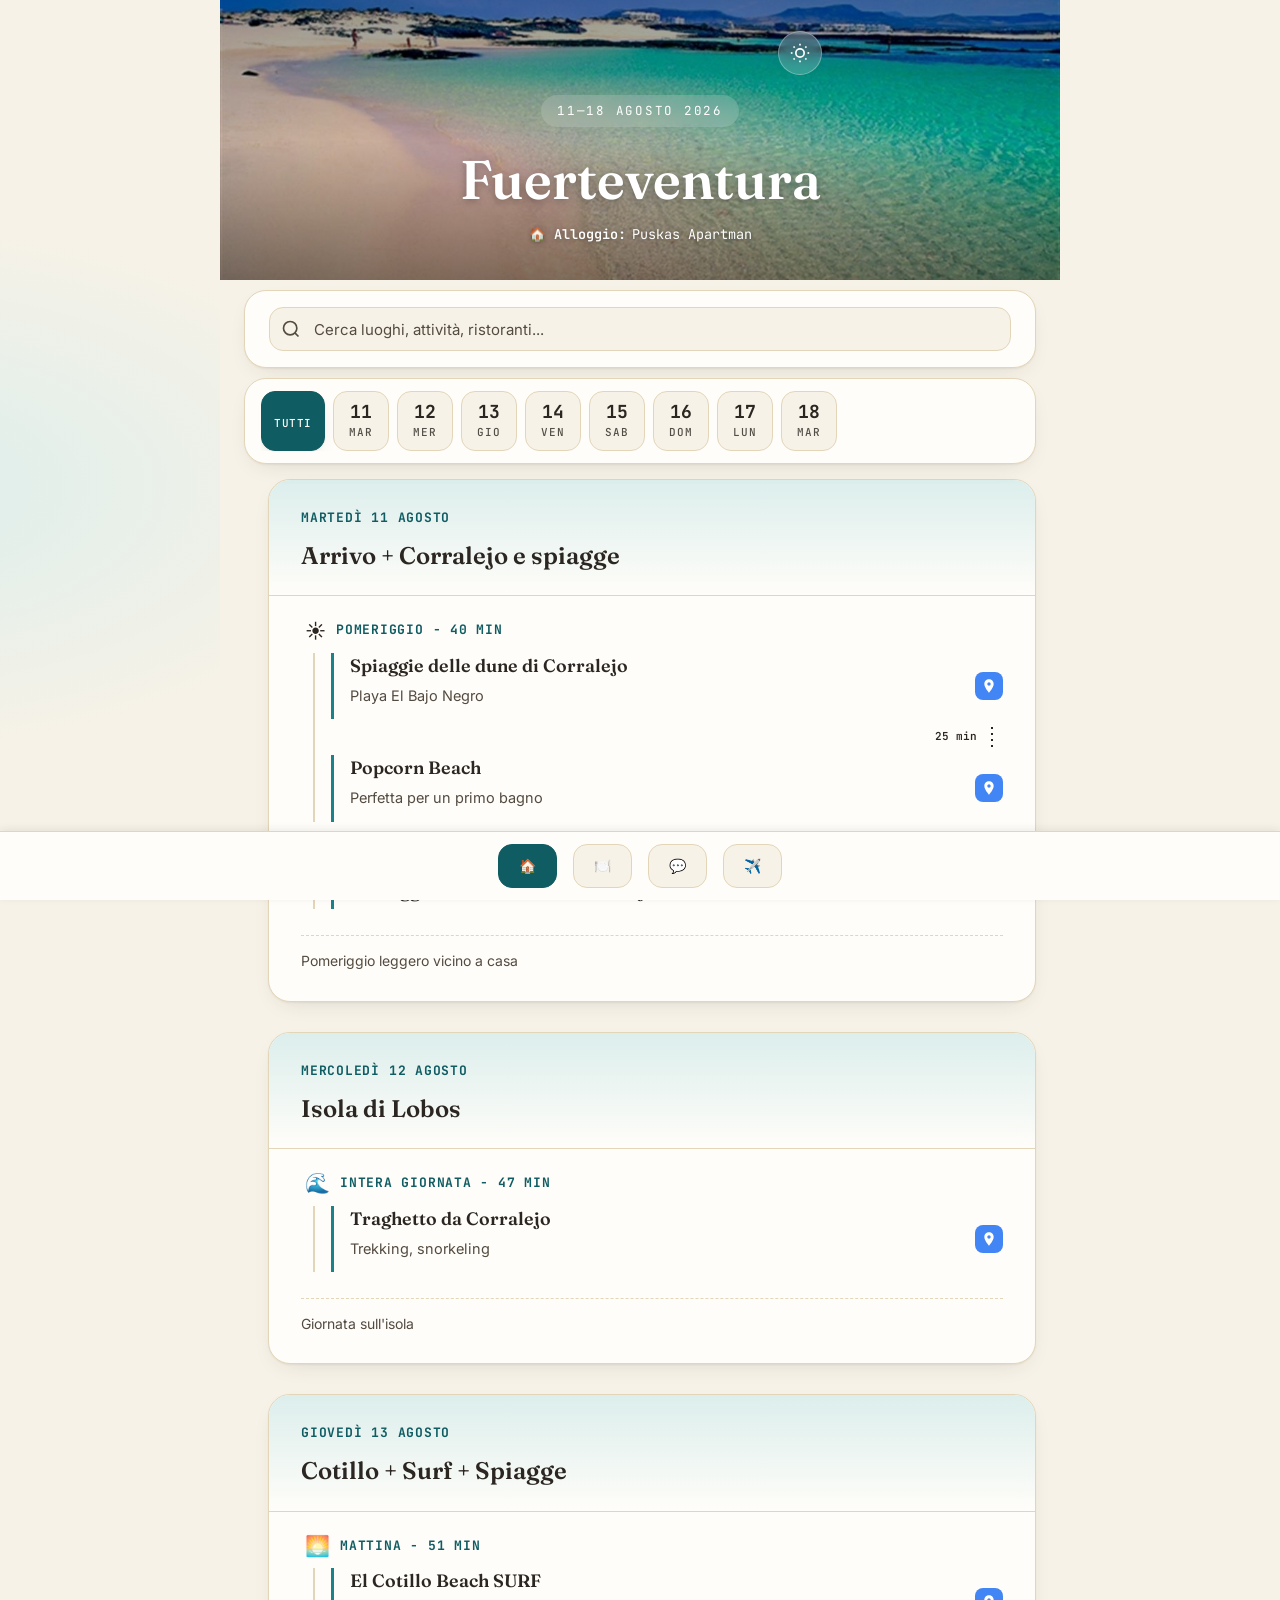
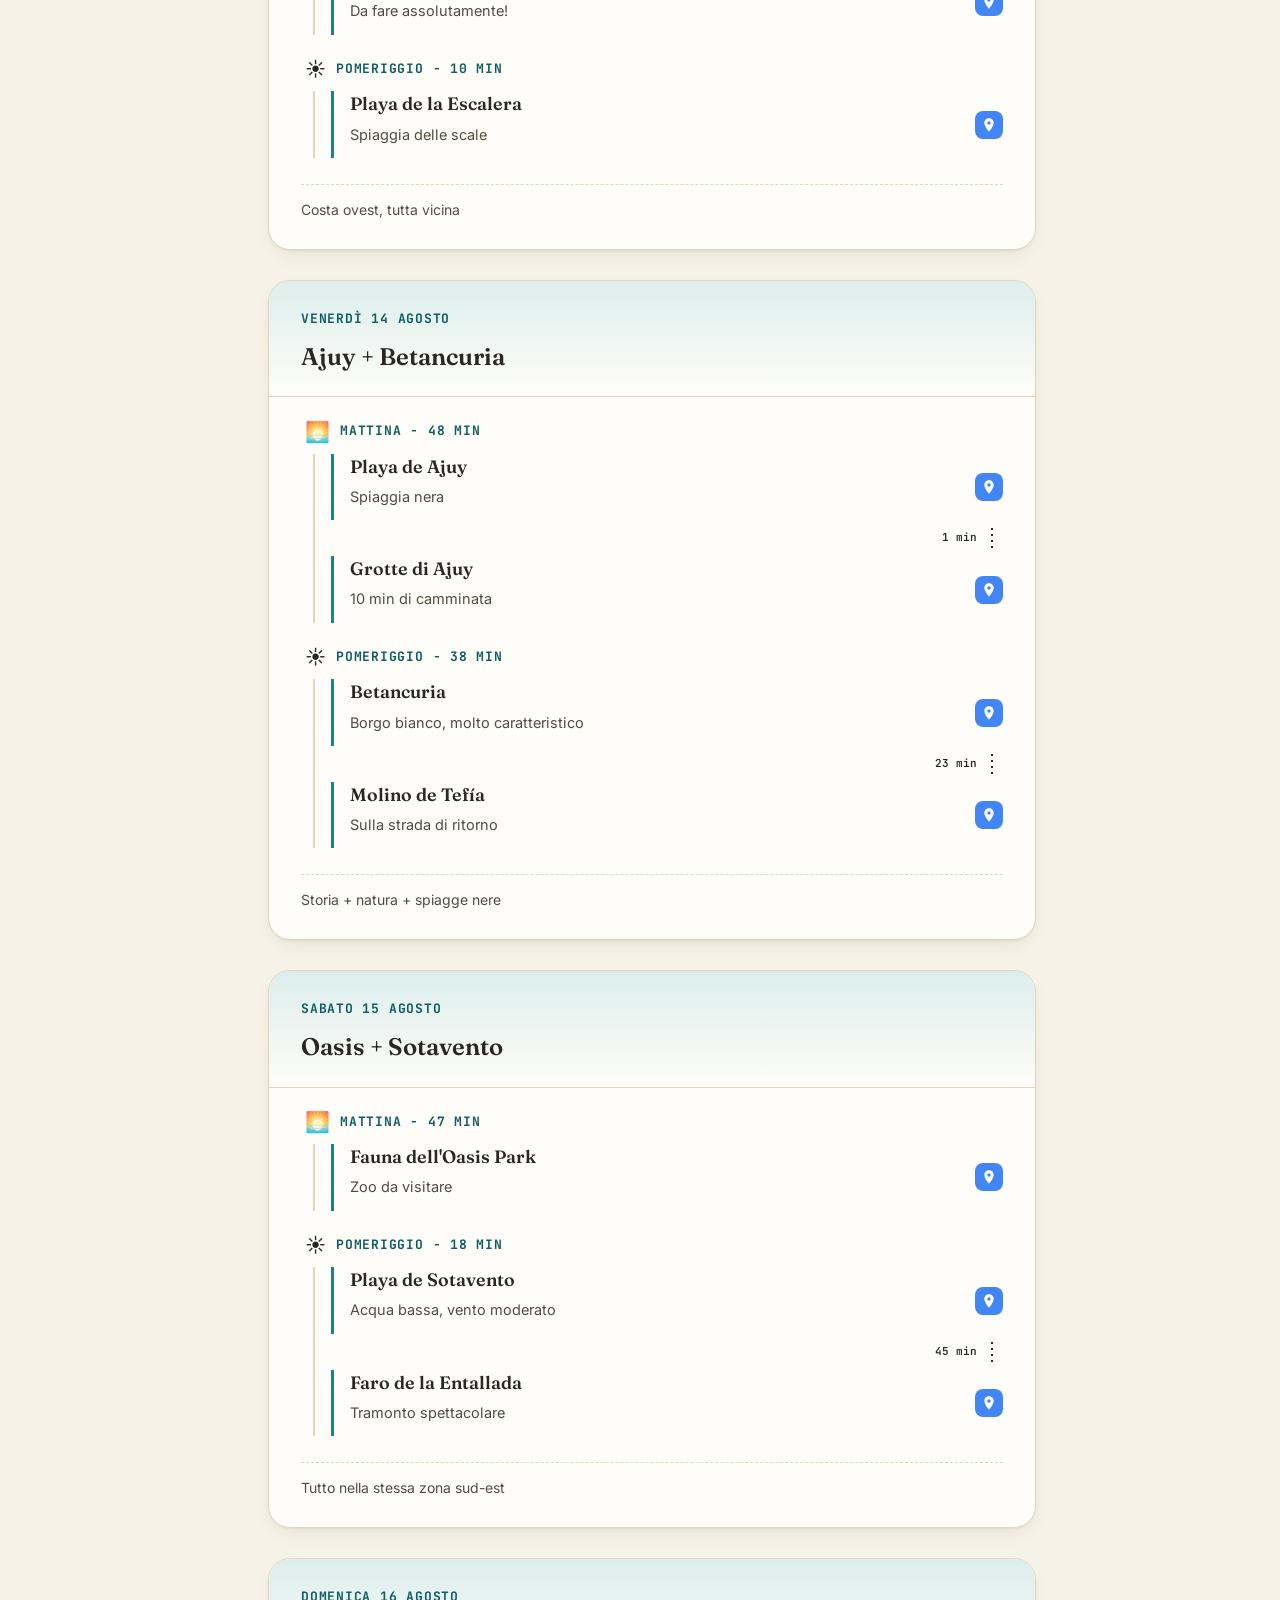
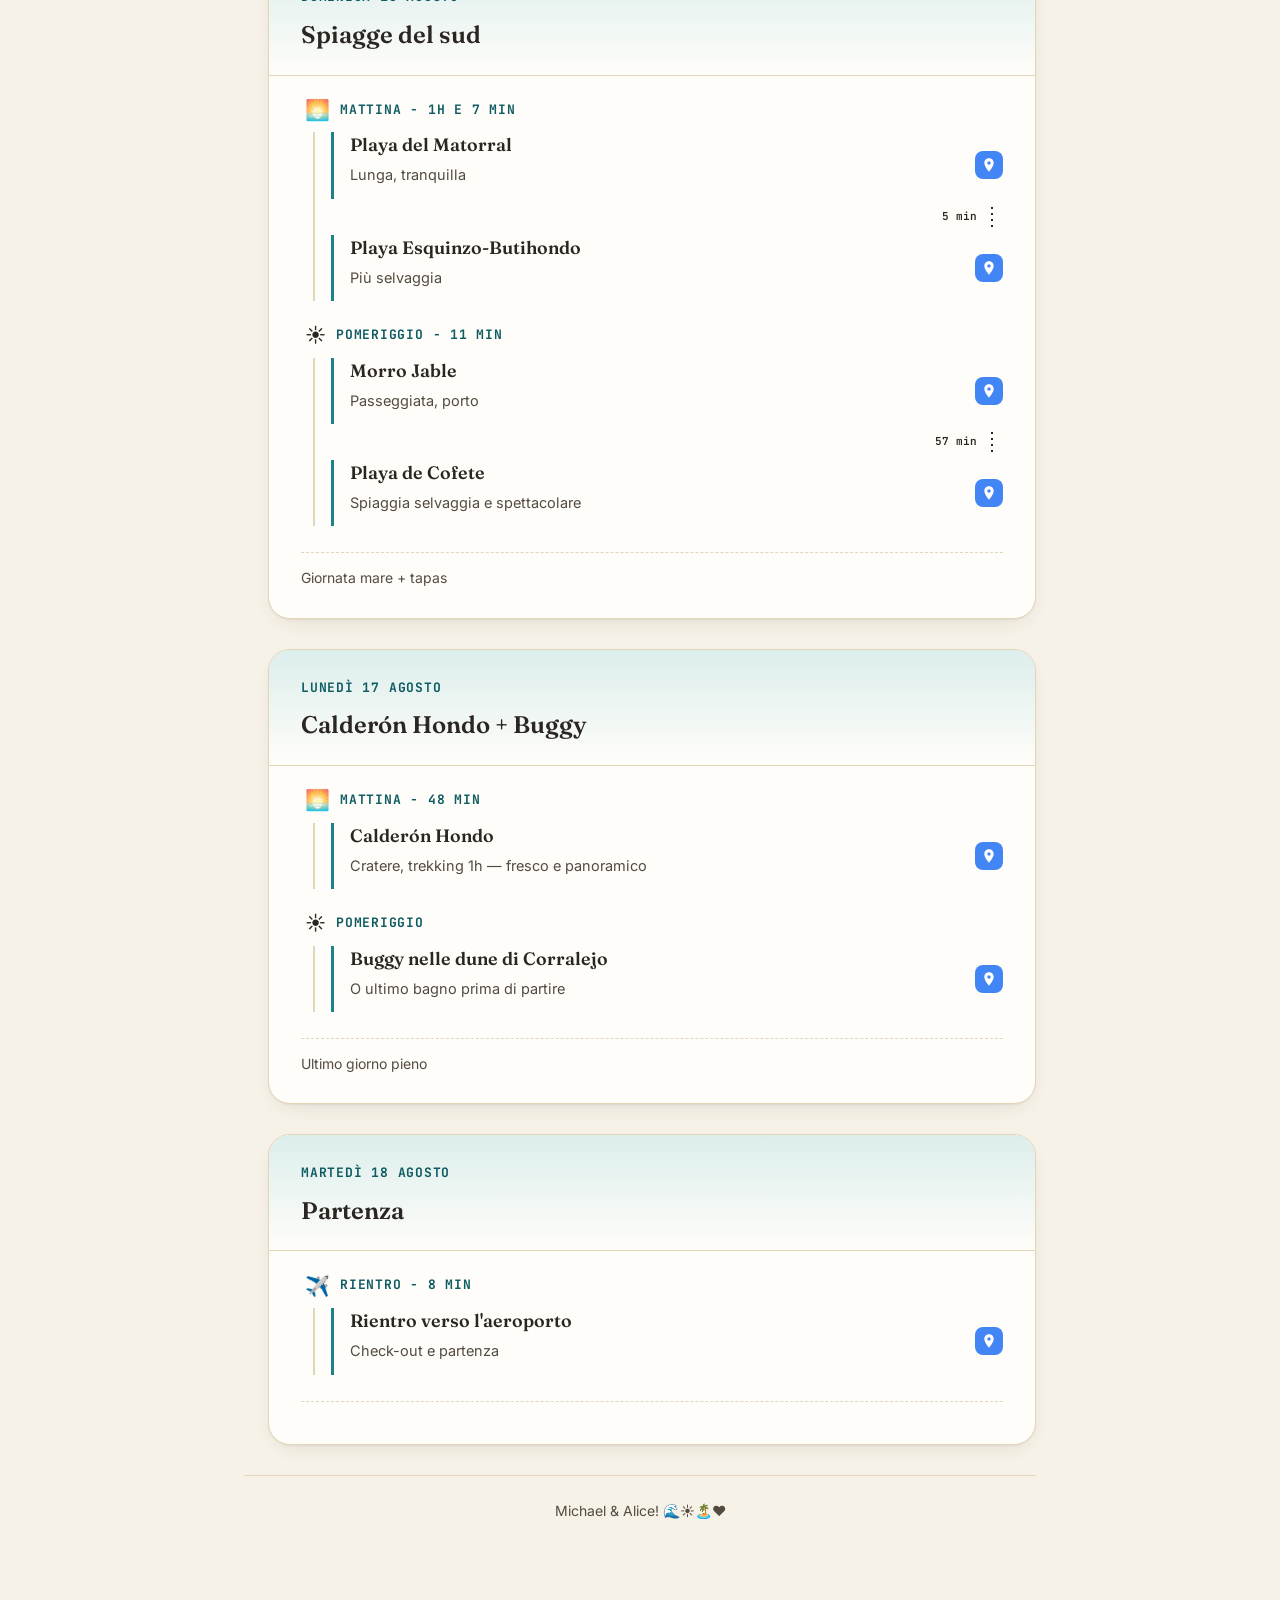
<file: itinerario_fuerteventura/itinerario.html>
<!doctype html>
<html lang="it">
  <head>
    <meta charset="UTF-8" />
    <meta
      name="viewport"
      content="width=device-width, initial-scale=1.0, maximum-scale=1.0, user-scalable=no"
    />
    <meta name="theme-color" content="#0F5C63" />
    <meta name="apple-mobile-web-app-capable" content="yes" />
    <meta name="apple-mobile-web-app-status-bar-style" content="default" />
    <title>Fuerteventura 2026 — Trip Log</title>
    <link rel="stylesheet" href="style_itinerario.css" />
    <link
      rel="stylesheet"
      href="style_itinerario_dark.css"
      id="darkModeStyles"
      disabled
    />
    <link rel="preconnect" href="https://fonts.googleapis.com" />
    <link rel="preconnect" href="https://fonts.gstatic.com" crossorigin />
    <link
      href="https://fonts.googleapis.com/css2?family=Fraunces:opsz,wght@9..144,400;9..144,500;9..144,600;9..144,700&family=Inter:wght@400;500;600;700&family=JetBrains+Mono:wght@400;500;700&display=swap"
      rel="stylesheet"
    />
  </head>
  <body>
    <div class="trip">
      <header class="trip-header">
        <button
          class="dark-mode-toggle"
          id="darkModeToggle"
          aria-label="Toggle dark mode"
        >
          <svg
            class="sun-icon"
            viewBox="0 0 24 24"
            fill="none"
            stroke="currentColor"
            stroke-width="2"
          >
            <circle cx="12" cy="12" r="5" />
            <line x1="12" y1="1" x2="12" y2="3" />
            <line x1="12" y1="21" x2="12" y2="23" />
            <line x1="4.22" y1="4.22" x2="5.64" y2="5.64" />
            <line x1="18.36" y1="18.36" x2="19.78" y2="19.78" />
            <line x1="1" y1="12" x2="3" y2="12" />
            <line x1="21" y1="12" x2="23" y2="12" />
            <line x1="4.22" y1="19.78" x2="5.64" y2="18.36" />
            <line x1="18.36" y1="5.64" x2="19.78" y2="4.22" />
          </svg>
          <svg
            class="moon-icon"
            viewBox="0 0 24 24"
            fill="none"
            stroke="currentColor"
            stroke-width="2"
          >
            <path d="M21 12.79A9 9 0 1 1 11.21 3 7 7 0 0 0 21 12.79z" />
          </svg>
        </button>
        <div class="trip-header__eyebrow">
          <span>11—18 Agosto 2026</span>
        </div>
        <h1 class="trip-header__title">Fuerteventura</h1>
        <div class="trip-header__meta">
          <a
            href="https://maps.app.goo.gl/2rhFJAdJk68m2tDm6"
            target="_blank"
            class="trip-header__meta-link"
            ><span><strong>🏠 Alloggio:</strong> Puskas Apartman</span></a
          >
        </div>
      </header>

      <div class="search-container">
        <div class="search-box">
          <svg
            class="search-icon"
            viewBox="0 0 24 24"
            fill="none"
            stroke="currentColor"
            stroke-width="2"
          >
            <circle cx="11" cy="11" r="8" />
            <path d="M21 21l-4.35-4.35" />
          </svg>
          <input
            type="text"
            id="searchInput"
            class="search-input"
            placeholder="Cerca luoghi, attività, ristoranti..."
            autocomplete="off"
          />
          <button
            class="search-clear"
            id="searchClear"
            aria-label="Cancella ricerca"
          >
            <svg
              viewBox="0 0 24 24"
              fill="none"
              stroke="currentColor"
              stroke-width="2"
            >
              <path d="M18 6L6 18M6 6l12 12" />
            </svg>
          </button>
        </div>
        <div class="search-results" id="searchResults"></div>
      </div>

      <nav class="day-nav" id="dayNav">
        <div class="day-nav-scroll">
          <button class="day-chip active" data-day="all">
            <span class="day-chip-label">Tutti</span>
          </button>
          <button class="day-chip" data-day="11">
            <span class="day-chip-num">11</span>
            <span class="day-chip-label">Mar</span>
          </button>
          <button class="day-chip" data-day="12">
            <span class="day-chip-num">12</span>
            <span class="day-chip-label">Mer</span>
          </button>
          <button class="day-chip" data-day="13">
            <span class="day-chip-num">13</span>
            <span class="day-chip-label">Gio</span>
          </button>
          <button class="day-chip" data-day="14">
            <span class="day-chip-num">14</span>
            <span class="day-chip-label">Ven</span>
          </button>
          <button class="day-chip" data-day="15">
            <span class="day-chip-num">15</span>
            <span class="day-chip-label">Sab</span>
          </button>
          <button class="day-chip" data-day="16">
            <span class="day-chip-num">16</span>
            <span class="day-chip-label">Dom</span>
          </button>
          <button class="day-chip" data-day="17">
            <span class="day-chip-num">17</span>
            <span class="day-chip-label">Lun</span>
          </button>
          <button class="day-chip" data-day="18">
            <span class="day-chip-num">18</span>
            <span class="day-chip-label">Mar</span>
          </button>
        </div>
      </nav>

      <main class="timeline">
        <article class="day-card" data-day="11">
          <div class="day-card__header">
            <span class="day-card__date">Martedì 11 Agosto</span>
            <h2 class="day-card__title">Arrivo + Corralejo e spiagge</h2>
          </div>
          <div class="timeline">
            <div class="timeline-block">
              <div class="timeline-time">
                <span class="time-icon">☀️</span>
                <span class="time-text">Pomeriggio - 40 min</span>
              </div>
              <div class="timeline-items">
                <div class="activity">
                  <h3 class="activity__title">
                    Spiaggie delle dune di Corralejo
                  </h3>
                  <a
                    href="https://maps.app.goo.gl/i9rpLhpDRUQXTBzE9"
                    target="_blank"
                    class="maps-link"
                    aria-label="Apri in Google Maps"
                  >
                    <svg
                      viewBox="0 0 24 24"
                      width="16"
                      height="16"
                      fill="currentColor"
                    >
                      <path
                        d="M12 2C8.13 2 5 5.13 5 9c0 5.25 7 13 7 13s7-7.75 7-13c0-3.87-3.13-7-7-7zm0 9.5c-1.38 0-2.5-1.12-2.5-2.5s1.12-2.5 2.5-2.5 2.5 1.12 2.5 2.5-1.12 2.5-2.5 2.5z"
                      />
                    </svg>
                  </a>
                  <p class="activity__reason">Playa El Bajo Negro</p>
                </div>
                <div class="travel-time">
                  <span class="travel-time__duration">25 min</span>
                </div>
                <div class="activity">
                  <h3 class="activity__title">Popcorn Beach</h3>
                  <a
                    href="https://maps.app.goo.gl/W3HLDJbUSLVAy6Yx5"
                    target="_blank"
                    class="maps-link"
                    aria-label="Apri in Google Maps"
                  >
                    <svg
                      viewBox="0 0 24 24"
                      width="16"
                      height="16"
                      fill="currentColor"
                    >
                      <path
                        d="M12 2C8.13 2 5 5.13 5 9c0 5.25 7 13 7 13s7-7.75 7-13c0-3.87-3.13-7-7-7zm0 9.5c-1.38 0-2.5-1.12-2.5-2.5s1.12-2.5 2.5-2.5 2.5 1.12 2.5 2.5-1.12 2.5-2.5 2.5z"
                      />
                    </svg>
                  </a>
                  <p class="activity__reason">Perfetta per un primo bagno</p>
                </div>
              </div>
            </div>
            <div class="timeline-block">
              <div class="timeline-time">
                <span class="time-icon">🌙</span>
                <span class="time-text">Sera</span>
              </div>
              <div class="timeline-items">
                <div class="activity">
                  <h3 class="activity__title">
                    Passeggiata nel centro di Corralejo
                  </h3>
                </div>
              </div>
            </div>
          </div>
          <p class="day-card__why">Pomeriggio leggero vicino a casa</p>
        </article>

        <article class="day-card" data-day="12">
          <div class="day-card__header">
            <span class="day-card__date">Mercoledì 12 Agosto</span>
            <h2 class="day-card__title">Isola di Lobos</h2>
          </div>
          <div class="timeline">
            <div class="timeline-block">
              <div class="timeline-time">
                <span class="time-icon">🌊</span>
                <span class="time-text">Intera giornata - 47 min</span>
              </div>
              <div class="timeline-items">
                <div class="activity">
                  <h3 class="activity__title">Traghetto da Corralejo</h3>
                  <a
                    href="https://maps.app.goo.gl/9vYeThSuqupdQG7d7"
                    target="_blank"
                    class="maps-link"
                    aria-label="Apri in Google Maps"
                  >
                    <svg
                      viewBox="0 0 24 24"
                      width="16"
                      height="16"
                      fill="currentColor"
                    >
                      <path
                        d="M12 2C8.13 2 5 5.13 5 9c0 5.25 7 13 7 13s7-7.75 7-13c0-3.87-3.13-7-7-7zm0 9.5c-1.38 0-2.5-1.12-2.5-2.5s1.12-2.5 2.5-2.5 2.5 1.12 2.5 2.5-1.12 2.5-2.5 2.5z"
                      />
                    </svg>
                  </a>
                  <p class="activity__reason">Trekking, snorkeling</p>
                </div>
              </div>
            </div>
          </div>
          <p class="day-card__why">Giornata sull'isola</p>
        </article>

        <article class="day-card" data-day="13">
          <div class="day-card__header">
            <span class="day-card__date">Giovedì 13 Agosto</span>
            <h2 class="day-card__title">Cotillo + Surf + Spiagge</h2>
          </div>
          <div class="timeline">
            <div class="timeline-block">
              <div class="timeline-time">
                <span class="time-icon">🌅</span>
                <span class="time-text">Mattina - 51 min</span>
              </div>
              <div class="timeline-items">
                <div class="activity">
                  <h3 class="activity__title">El Cotillo Beach SURF</h3>
                  <a
                    href="https://maps.app.goo.gl/i4pDHHJN1zdLA8udA"
                    target="_blank"
                    class="maps-link"
                    aria-label="Apri in Google Maps"
                  >
                    <svg
                      viewBox="0 0 24 24"
                      width="16"
                      height="16"
                      fill="currentColor"
                    >
                      <path
                        d="M12 2C8.13 2 5 5.13 5 9c0 5.25 7 13 7 13s7-7.75 7-13c0-3.87-3.13-7-7-7zm0 9.5c-1.38 0-2.5-1.12-2.5-2.5s1.12-2.5 2.5-2.5 2.5 1.12 2.5 2.5-1.12 2.5-2.5 2.5z"
                      />
                    </svg>
                  </a>
                  <p class="activity__reason">Da fare assolutamente!</p>
                </div>
              </div>
            </div>
            <div class="timeline-block">
              <div class="timeline-time">
                <span class="time-icon">☀️</span>
                <span class="time-text">Pomeriggio - 10 min</span>
              </div>
              <div class="timeline-items">
                <div class="activity">
                  <h3 class="activity__title">Playa de la Escalera</h3>
                  <a
                    href="https://maps.app.goo.gl/S3U3PTNmxtXpqvV6A"
                    target="_blank"
                    class="maps-link"
                    aria-label="Apri in Google Maps"
                  >
                    <svg
                      viewBox="0 0 24 24"
                      width="16"
                      height="16"
                      fill="currentColor"
                    >
                      <path
                        d="M12 2C8.13 2 5 5.13 5 9c0 5.25 7 13 7 13s7-7.75 7-13c0-3.87-3.13-7-7-7zm0 9.5c-1.38 0-2.5-1.12-2.5-2.5s1.12-2.5 2.5-2.5 2.5 1.12 2.5 2.5-1.12 2.5-2.5 2.5z"
                      />
                    </svg>
                  </a>
                  <p class="activity__reason">Spiaggia delle scale</p>
                </div>
              </div>
            </div>
          </div>
          <p class="day-card__why">Costa ovest, tutta vicina</p>
        </article>

        <article class="day-card" data-day="14">
          <div class="day-card__header">
            <span class="day-card__date">Venerdì 14 Agosto</span>
            <h2 class="day-card__title">Ajuy + Betancuria</h2>
          </div>
          <div class="timeline">
            <div class="timeline-block">
              <div class="timeline-time">
                <span class="time-icon">🌅</span>
                <span class="time-text">Mattina - 48 min</span>
              </div>
              <div class="timeline-items">
                <div class="activity">
                  <h3 class="activity__title">Playa de Ajuy</h3>
                  <a
                    href="https://maps.app.goo.gl/sPooTjLS6PENnsAt8"
                    target="_blank"
                    class="maps-link"
                    aria-label="Apri in Google Maps"
                  >
                    <svg
                      viewBox="0 0 24 24"
                      width="16"
                      height="16"
                      fill="currentColor"
                    >
                      <path
                        d="M12 2C8.13 2 5 5.13 5 9c0 5.25 7 13 7 13s7-7.75 7-13c0-3.87-3.13-7-7-7zm0 9.5c-1.38 0-2.5-1.12-2.5-2.5s1.12-2.5 2.5-2.5 2.5 1.12 2.5 2.5-1.12 2.5-2.5 2.5z"
                      />
                    </svg>
                  </a>
                  <p class="activity__reason">Spiaggia nera</p>
                </div>
                <div class="travel-time">
                  <span class="travel-time__duration">1 min</span>
                </div>
                <div class="activity">
                  <h3 class="activity__title">Grotte di Ajuy</h3>
                  <a
                    href="https://maps.app.goo.gl/pjscDf84YZ2aH2t38"
                    target="_blank"
                    class="maps-link"
                    aria-label="Apri in Google Maps"
                  >
                    <svg
                      viewBox="0 0 24 24"
                      width="16"
                      height="16"
                      fill="currentColor"
                    >
                      <path
                        d="M12 2C8.13 2 5 5.13 5 9c0 5.25 7 13 7 13s7-7.75 7-13c0-3.87-3.13-7-7-7zm0 9.5c-1.38 0-2.5-1.12-2.5-2.5s1.12-2.5 2.5-2.5 2.5 1.12 2.5 2.5-1.12 2.5-2.5 2.5z"
                      />
                    </svg>
                  </a>
                  <p class="activity__reason">10 min di camminata</p>
                </div>
              </div>
            </div>
            <div class="timeline-block">
              <div class="timeline-time">
                <span class="time-icon">☀️</span>
                <span class="time-text">Pomeriggio - 38 min</span>
              </div>
              <div class="timeline-items">
                <div class="activity">
                  <h3 class="activity__title">Betancuria</h3>
                  <a
                    href="https://maps.app.goo.gl/xuWXt1UUdsXFErG17"
                    target="_blank"
                    class="maps-link"
                    aria-label="Apri in Google Maps"
                  >
                    <svg
                      viewBox="0 0 24 24"
                      width="16"
                      height="16"
                      fill="currentColor"
                    >
                      <path
                        d="M12 2C8.13 2 5 5.13 5 9c0 5.25 7 13 7 13s7-7.75 7-13c0-3.87-3.13-7-7-7zm0 9.5c-1.38 0-2.5-1.12-2.5-2.5s1.12-2.5 2.5-2.5 2.5 1.12 2.5 2.5-1.12 2.5-2.5 2.5z"
                      />
                    </svg>
                  </a>
                  <p class="activity__reason">
                    Borgo bianco, molto caratteristico
                  </p>
                </div>
                <div class="travel-time">
                  <span class="travel-time__duration">23 min</span>
                </div>
                <div class="activity">
                  <h3 class="activity__title">Molino de Tefía</h3>
                  <a
                    href="https://maps.app.goo.gl/oeZ46dNymWLp28p98"
                    target="_blank"
                    class="maps-link"
                    aria-label="Apri in Google Maps"
                  >
                    <svg
                      viewBox="0 0 24 24"
                      width="16"
                      height="16"
                      fill="currentColor"
                    >
                      <path
                        d="M12 2C8.13 2 5 5.13 5 9c0 5.25 7 13 7 13s7-7.75 7-13c0-3.87-3.13-7-7-7zm0 9.5c-1.38 0-2.5-1.12-2.5-2.5s1.12-2.5 2.5-2.5 2.5 1.12 2.5 2.5-1.12 2.5-2.5 2.5z"
                      />
                    </svg>
                  </a>
                  <p class="activity__reason">Sulla strada di ritorno</p>
                </div>
              </div>
            </div>
          </div>
          <p class="day-card__why">Storia + natura + spiagge nere</p>
        </article>

        <article class="day-card" data-day="15">
          <div class="day-card__header">
            <span class="day-card__date">Sabato 15 Agosto</span>
            <h2 class="day-card__title">Oasis + Sotavento</h2>
          </div>
          <div class="timeline">
            <div class="timeline-block">
              <div class="timeline-time">
                <span class="time-icon">🌅</span>
                <span class="time-text">Mattina - 47 min</span>
              </div>
              <div class="timeline-items">
                <div class="activity">
                  <h3 class="activity__title">Fauna dell'Oasis Park</h3>
                  <a
                    href="https://maps.app.goo.gl/2TER3fVd5rZx9Zmh7"
                    target="_blank"
                    class="maps-link"
                    aria-label="Apri in Google Maps"
                  >
                    <svg
                      viewBox="0 0 24 24"
                      width="16"
                      height="16"
                      fill="currentColor"
                    >
                      <path
                        d="M12 2C8.13 2 5 5.13 5 9c0 5.25 7 13 7 13s7-7.75 7-13c0-3.87-3.13-7-7-7zm0 9.5c-1.38 0-2.5-1.12-2.5-2.5s1.12-2.5 2.5-2.5 2.5 1.12 2.5 2.5-1.12 2.5-2.5 2.5z"
                      />
                    </svg>
                  </a>
                  <p class="activity__reason">Zoo da visitare</p>
                </div>
              </div>
            </div>
            <div class="timeline-block">
              <div class="timeline-time">
                <span class="time-icon">☀️</span>
                <span class="time-text">Pomeriggio - 18 min</span>
              </div>
              <div class="timeline-items">
                <div class="activity">
                  <h3 class="activity__title">Playa de Sotavento</h3>
                  <a
                    href="https://maps.app.goo.gl/TFqMtZGULx9FLu4TA"
                    target="_blank"
                    class="maps-link"
                    aria-label="Apri in Google Maps"
                  >
                    <svg
                      viewBox="0 0 24 24"
                      width="16"
                      height="16"
                      fill="currentColor"
                    >
                      <path
                        d="M12 2C8.13 2 5 5.13 5 9c0 5.25 7 13 7 13s7-7.75 7-13c0-3.87-3.13-7-7-7zm0 9.5c-1.38 0-2.5-1.12-2.5-2.5s1.12-2.5 2.5-2.5 2.5 1.12 2.5 2.5-1.12 2.5-2.5 2.5z"
                      />
                    </svg>
                  </a>
                  <p class="activity__reason">Acqua bassa, vento moderato</p>
                </div>
                <div class="travel-time">
                  <span class="travel-time__duration">45 min</span>
                </div>
                <div class="activity">
                  <h3 class="activity__title">Faro de la Entallada</h3>
                  <a
                    href="https://maps.app.goo.gl/wjzZyQBXVyb5WTRR9"
                    target="_blank"
                    class="maps-link"
                    aria-label="Apri in Google Maps"
                  >
                    <svg
                      viewBox="0 0 24 24"
                      width="16"
                      height="16"
                      fill="currentColor"
                    >
                      <path
                        d="M12 2C8.13 2 5 5.13 5 9c0 5.25 7 13 7 13s7-7.75 7-13c0-3.87-3.13-7-7-7zm0 9.5c-1.38 0-2.5-1.12-2.5-2.5s1.12-2.5 2.5-2.5 2.5 1.12 2.5 2.5-1.12 2.5-2.5 2.5z"
                      />
                    </svg>
                  </a>
                  <p class="activity__reason">Tramonto spettacolare</p>
                </div>
              </div>
            </div>
          </div>
          <p class="day-card__why">Tutto nella stessa zona sud-est</p>
        </article>

        <article class="day-card" data-day="16">
          <div class="day-card__header">
            <span class="day-card__date">Domenica 16 Agosto</span>
            <h2 class="day-card__title">Spiagge del sud</h2>
          </div>
          <div class="timeline">
            <div class="timeline-block">
              <div class="timeline-time">
                <span class="time-icon">🌅</span>
                <span class="time-text">Mattina - 1h e 7 min</span>
              </div>
              <div class="timeline-items">
                <div class="activity">
                  <h3 class="activity__title">Playa del Matorral</h3>
                  <a
                    href="https://maps.app.goo.gl/VG1p6K321EprvuaD9"
                    target="_blank"
                    class="maps-link"
                    aria-label="Apri in Google Maps"
                  >
                    <svg
                      viewBox="0 0 24 24"
                      width="16"
                      height="16"
                      fill="currentColor"
                    >
                      <path
                        d="M12 2C8.13 2 5 5.13 5 9c0 5.25 7 13 7 13s7-7.75 7-13c0-3.87-3.13-7-7-7zm0 9.5c-1.38 0-2.5-1.12-2.5-2.5s1.12-2.5 2.5-2.5 2.5 1.12 2.5 2.5-1.12 2.5-2.5 2.5z"
                      />
                    </svg>
                  </a>
                  <p class="activity__reason">Lunga, tranquilla</p>
                </div>
                <div class="travel-time">
                  <span class="travel-time__duration">5 min</span>
                </div>
                <div class="activity">
                  <h3 class="activity__title">Playa Esquinzo-Butihondo</h3>
                  <a
                    href="https://maps.app.goo.gl/knvzo1K5o8dvoqiq6"
                    target="_blank"
                    class="maps-link"
                    aria-label="Apri in Google Maps"
                  >
                    <svg
                      viewBox="0 0 24 24"
                      width="16"
                      height="16"
                      fill="currentColor"
                    >
                      <path
                        d="M12 2C8.13 2 5 5.13 5 9c0 5.25 7 13 7 13s7-7.75 7-13c0-3.87-3.13-7-7-7zm0 9.5c-1.38 0-2.5-1.12-2.5-2.5s1.12-2.5 2.5-2.5 2.5 1.12 2.5 2.5-1.12 2.5-2.5 2.5z"
                      />
                    </svg>
                  </a>
                  <p class="activity__reason">Più selvaggia</p>
                </div>
              </div>
            </div>
            <div class="timeline-block">
              <div class="timeline-time">
                <span class="time-icon">☀️</span>
                <span class="time-text">Pomeriggio - 11 min</span>
              </div>
              <div class="timeline-items">
                <div class="activity">
                  <h3 class="activity__title">Morro Jable</h3>
                  <a
                    href="https://maps.app.goo.gl/R3PMyCxjYo3UkCwLA"
                    target="_blank"
                    class="maps-link"
                    aria-label="Apri in Google Maps"
                  >
                    <svg
                      viewBox="0 0 24 24"
                      width="16"
                      height="16"
                      fill="currentColor"
                    >
                      <path
                        d="M12 2C8.13 2 5 5.13 5 9c0 5.25 7 13 7 13s7-7.75 7-13c0-3.87-3.13-7-7-7zm0 9.5c-1.38 0-2.5-1.12-2.5-2.5s1.12-2.5 2.5-2.5 2.5 1.12 2.5 2.5-1.12 2.5-2.5 2.5z"
                      />
                    </svg>
                  </a>
                  <p class="activity__reason">Passeggiata, porto</p>
                </div>
                <div class="travel-time">
                  <span class="travel-time__duration">57 min</span>
                </div>
                <div class="activity">
                  <h3 class="activity__title">Playa de Cofete</h3>
                  <a
                    href="https://maps.app.goo.gl/WKDATwhy3d5CYfsP8"
                    target="_blank"
                    class="maps-link"
                    aria-label="Apri in Google Maps"
                  >
                    <svg
                      viewBox="0 0 24 24"
                      width="16"
                      height="16"
                      fill="currentColor"
                    >
                      <path
                        d="M12 2C8.13 2 5 5.13 5 9c0 5.25 7 13 7 13s7-7.75 7-13c0-3.87-3.13-7-7-7zm0 9.5c-1.38 0-2.5-1.12-2.5-2.5s1.12-2.5 2.5-2.5 2.5 1.12 2.5 2.5-1.12 2.5-2.5 2.5z"
                      />
                    </svg>
                  </a>
                  <p class="activity__reason">
                    Spiaggia selvaggia e spettacolare
                  </p>
                </div>
              </div>
            </div>
          </div>
          <p class="day-card__why">Giornata mare + tapas</p>
        </article>

        <article class="day-card" data-day="17">
          <div class="day-card__header">
            <span class="day-card__date">Lunedì 17 Agosto</span>
            <h2 class="day-card__title">Calderón Hondo + Buggy</h2>
          </div>
          <div class="timeline">
            <div class="timeline-block">
              <div class="timeline-time">
                <span class="time-icon">🌅</span>
                <span class="time-text">Mattina - 48 min</span>
              </div>
              <div class="timeline-items">
                <div class="activity">
                  <h3 class="activity__title">Calderón Hondo</h3>
                  <a
                    href="https://maps.app.goo.gl/9QscBATZ7pm4Rywh8"
                    target="_blank"
                    class="maps-link"
                    aria-label="Apri in Google Maps"
                  >
                    <svg
                      viewBox="0 0 24 24"
                      width="16"
                      height="16"
                      fill="currentColor"
                    >
                      <path
                        d="M12 2C8.13 2 5 5.13 5 9c0 5.25 7 13 7 13s7-7.75 7-13c0-3.87-3.13-7-7-7zm0 9.5c-1.38 0-2.5-1.12-2.5-2.5s1.12-2.5 2.5-2.5 2.5 1.12 2.5 2.5-1.12 2.5-2.5 2.5z"
                      />
                    </svg>
                  </a>
                  <p class="activity__reason">
                    Cratere, trekking 1h — fresco e panoramico
                  </p>
                </div>
              </div>
            </div>
            <div class="timeline-block">
              <div class="timeline-time">
                <span class="time-icon">☀️</span>
                <span class="time-text">Pomeriggio</span>
              </div>
              <div class="timeline-items">
                <div class="activity">
                  <h3 class="activity__title">
                    Buggy nelle dune di Corralejo
                    <a
                      href="https://maps.app.goo.gl/TAQd8wduNXHkHyM46"
                      target="_blank"
                      class="maps-link"
                      aria-label="Apri in Google Maps"
                    >
                      <svg
                        viewBox="0 0 24 24"
                        width="16"
                        height="16"
                        fill="currentColor"
                      >
                        <path
                          d="M12 2C8.13 2 5 5.13 5 9c0 5.25 7 13 7 13s7-7.75 7-13c0-3.87-3.13-7-7-7zm0 9.5c-1.38 0-2.5-1.12-2.5-2.5s1.12-2.5 2.5-2.5 2.5 1.12 2.5 2.5-1.12 2.5-2.5 2.5z"
                        />
                      </svg>
                    </a>
                  </h3>
                  <p class="activity__reason">
                    O ultimo bagno prima di partire
                  </p>
                </div>
              </div>
            </div>
          </div>
          <p class="day-card__why">Ultimo giorno pieno</p>
        </article>

        <article class="day-card" data-day="18">
          <div class="day-card__header">
            <span class="day-card__date">Martedì 18 Agosto</span>
            <h2 class="day-card__title">Partenza</h2>
          </div>
          <div class="timeline">
            <div class="timeline-block">
              <div class="timeline-time">
                <span class="time-icon">✈️</span>
                <span class="time-text">Rientro - 8 min</span>
              </div>
              <div class="timeline-items">
                <div class="activity">
                  <h3 class="activity__title">Rientro verso l'aeroporto</h3>
                  <a
                    href="https://maps.app.goo.gl/9nrhoXfKS3tpgRxQA"
                    target="_blank"
                    class="maps-link"
                    aria-label="Apri in Google Maps"
                  >
                    <svg
                      viewBox="0 0 24 24"
                      width="16"
                      height="16"
                      fill="currentColor"
                    >
                      <path
                        d="M12 2C8.13 2 5 5.13 5 9c0 5.25 7 13 7 13s7-7.75 7-13c0-3.87-3.13-7-7-7zm0 9.5c-1.38 0-2.5-1.12-2.5-2.5s1.12-2.5 2.5-2.5 2.5 1.12 2.5 2.5-1.12 2.5-2.5 2.5z"
                      />
                    </svg>
                  </a>
                  <p class="activity__reason">Check-out e partenza</p>
                </div>
              </div>
            </div>
          </div>
          <p class="day-card__why"></p>
        </article>
      </main>

      <footer class="trip-footer">
        <p>Michael & Alice! 🌊☀️🏝️❤️</p>
      </footer>

      <nav class="fixed-footer">
        <a href="itinerario.html" class="fixed-footer__button active">🏠</a>
        <a href="ristoranti.html" class="fixed-footer__button">🍽️</a>
        <a href="frasi.html" class="fixed-footer__button">💬</a>
        <a href="volo.html" class="fixed-footer__button">✈️</a>
      </nav>
    </div>

    <script src="script_itinerario.js"></script>
  </body>
</html>
</file>
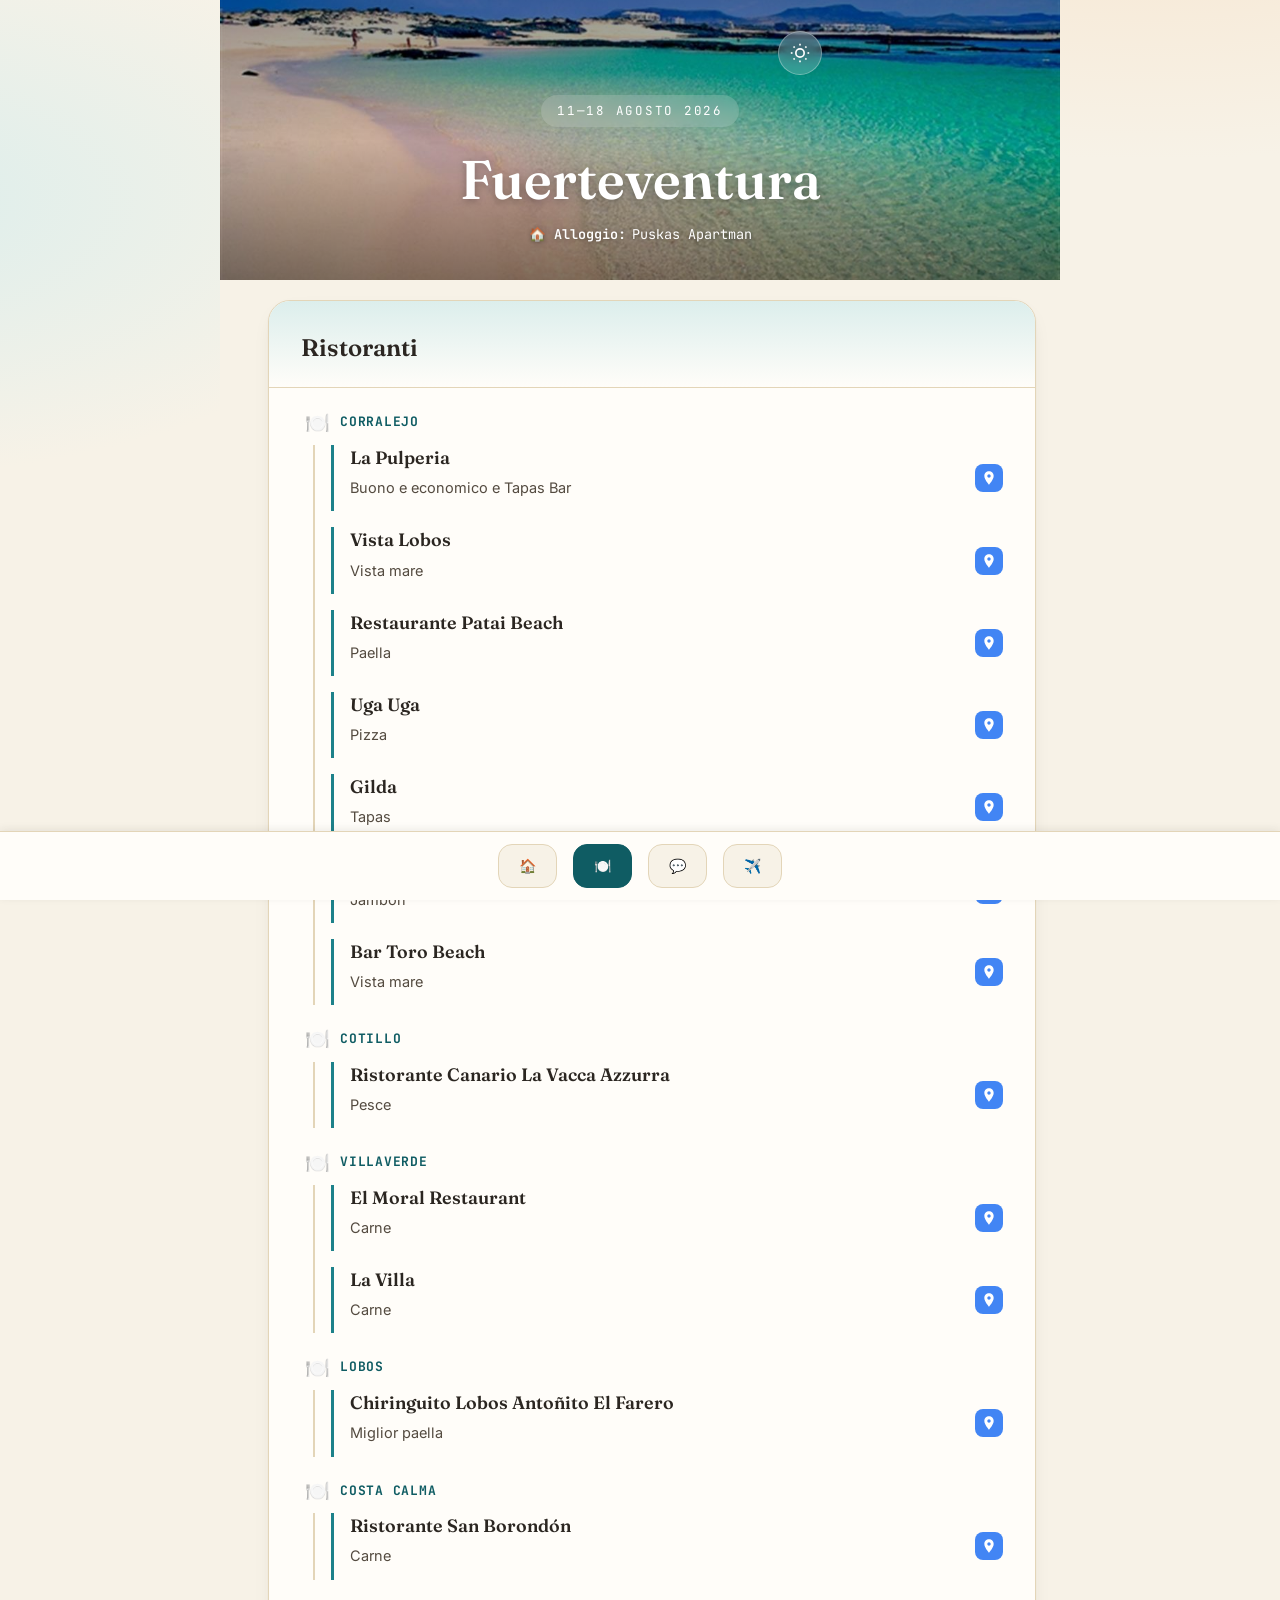
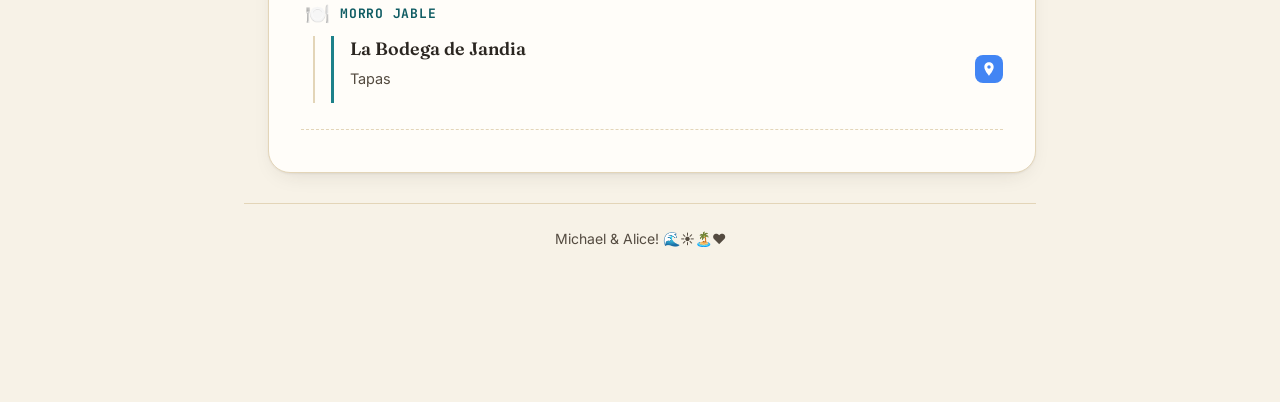
<file: itinerario_fuerteventura/ristoranti.html>
<!DOCTYPE html>
<html lang="it">
<head>
    <meta charset="UTF-8">
    <meta name="viewport" content="width=device-width, initial-scale=1.0, maximum-scale=1.0, user-scalable=no">
    <meta name="theme-color" content="#0F5C63">
    <meta name="apple-mobile-web-app-capable" content="yes">
    <meta name="apple-mobile-web-app-status-bar-style" content="default">
    <title>Fuerteventura 2026 — Ristoranti</title>
    <link rel="stylesheet" href="style_itinerario.css">
    <link rel="stylesheet" href="style_itinerario_dark.css" id="darkModeStyles" disabled>
    <link rel="preconnect" href="https://fonts.googleapis.com">
    <link rel="preconnect" href="https://fonts.gstatic.com" crossorigin>
    <link href="https://fonts.googleapis.com/css2?family=Fraunces:opsz,wght@9..144,400;9..144,500;9..144,600;9..144,700&family=Inter:wght@400;500;600;700&family=JetBrains+Mono:wght@400;500;700&display=swap" rel="stylesheet">
</head>
<body class="page-ristoranti">
    <div class="trip">
        <header class="trip-header">
            <button class="dark-mode-toggle" id="darkModeToggle" aria-label="Toggle dark mode">
                <svg class="sun-icon" viewBox="0 0 24 24" fill="none" stroke="currentColor" stroke-width="2">
                    <circle cx="12" cy="12" r="5"/>
                    <line x1="12" y1="1" x2="12" y2="3"/>
                    <line x1="12" y1="21" x2="12" y2="23"/>
                    <line x1="4.22" y1="4.22" x2="5.64" y2="5.64"/>
                    <line x1="18.36" y1="18.36" x2="19.78" y2="19.78"/>
                    <line x1="1" y1="12" x2="3" y2="12"/>
                    <line x1="21" y1="12" x2="23" y2="12"/>
                    <line x1="4.22" y1="19.78" x2="5.64" y2="18.36"/>
                    <line x1="18.36" y1="5.64" x2="19.78" y2="4.22"/>
                </svg>
                <svg class="moon-icon" viewBox="0 0 24 24" fill="none" stroke="currentColor" stroke-width="2">
                    <path d="M21 12.79A9 9 0 1 1 11.21 3 7 7 0 0 0 21 12.79z"/>
                </svg>
            </button>
            <div class="trip-header__eyebrow">
                <span>11—18 Agosto 2026</span>
            </div>
            <h1 class="trip-header__title">Fuerteventura</h1>
            <div class="trip-header__meta">
                <span><strong>🏠 Alloggio:</strong> Puskas Apartman</span>
            </div>
        </header>

        <main class="timeline">
            <article class="day-card">
                <div class="day-card__header">
                    <h2 class="day-card__title">Ristoranti</h2>
                </div>
                <div class="timeline">
                    <div class="timeline-block">
                        <div class="timeline-time">
                            <span class="time-icon">🍽️</span>
                            <span class="time-text">Corralejo</span>
                        </div>
                        <div class="timeline-items">
                            <div class="activity">
                                <h3 class="activity__title">La Pulperia
                                    <a href="https://maps.app.goo.gl/CLMXQFvpz9ecJkhm8" target="_blank" class="maps-link" aria-label="Apri in Google Maps">
                                        <svg viewBox="0 0 24 24" width="16" height="16" fill="currentColor"><path d="M12 2C8.13 2 5 5.13 5 9c0 5.25 7 13 7 13s7-7.75 7-13c0-3.87-3.13-7-7-7zm0 9.5c-1.38 0-2.5-1.12-2.5-2.5s1.12-2.5 2.5-2.5 2.5 1.12 2.5 2.5-1.12 2.5-2.5 2.5z"/></svg>
                                    </a>
                                </h3>
                                <p class="activity__reason">Buono e economico e Tapas Bar</p>
                            </div>
                            <div class="activity">
                                <h3 class="activity__title">Vista Lobos
                                    <a href="https://maps.app.goo.gl/NN19cyrwMraz7drx7" target="_blank" class="maps-link" aria-label="Apri in Google Maps">
                                        <svg viewBox="0 0 24 24" width="16" height="16" fill="currentColor"><path d="M12 2C8.13 2 5 5.13 5 9c0 5.25 7 13 7 13s7-7.75 7-13c0-3.87-3.13-7-7-7zm0 9.5c-1.38 0-2.5-1.12-2.5-2.5s1.12-2.5 2.5-2.5 2.5 1.12 2.5 2.5-1.12 2.5-2.5 2.5z"/></svg>
                                    </a>
                                </h3>
                                <p class="activity__reason">Vista mare</p>
                            </div>
                            <div class="activity">
                                <h3 class="activity__title">Restaurante Patai Beach
                                    <a href="https://maps.app.goo.gl/DAG5sFbjYzexFGgG8" target="_blank" class="maps-link" aria-label="Apri in Google Maps">
                                        <svg viewBox="0 0 24 24" width="16" height="16" fill="currentColor"><path d="M12 2C8.13 2 5 5.13 5 9c0 5.25 7 13 7 13s7-7.75 7-13c0-3.87-3.13-7-7-7zm0 9.5c-1.38 0-2.5-1.12-2.5-2.5s1.12-2.5 2.5-2.5 2.5 1.12 2.5 2.5-1.12 2.5-2.5 2.5z"/></svg>
                                    </a>
                                </h3>
                                <p class="activity__reason">Paella</p>
                            </div>
                            <div class="activity">
                                <h3 class="activity__title">Uga Uga
                                    <a href="https://maps.app.goo.gl/tJsJxn1X98j1edN29" target="_blank" class="maps-link" aria-label="Apri in Google Maps">
                                        <svg viewBox="0 0 24 24" width="16" height="16" fill="currentColor"><path d="M12 2C8.13 2 5 5.13 5 9c0 5.25 7 13 7 13s7-7.75 7-13c0-3.87-3.13-7-7-7zm0 9.5c-1.38 0-2.5-1.12-2.5-2.5s1.12-2.5 2.5-2.5 2.5 1.12 2.5 2.5-1.12 2.5-2.5 2.5z"/></svg>
                                    </a>
                                </h3>
                                <p class="activity__reason">Pizza</p>
                            </div>
                            <div class="activity">
                                <h3 class="activity__title">Gilda
                                    <a href="https://maps.app.goo.gl/vtengiuiVQd9BKkNA" target="_blank" class="maps-link" aria-label="Apri in Google Maps">
                                        <svg viewBox="0 0 24 24" width="16" height="16" fill="currentColor"><path d="M12 2C8.13 2 5 5.13 5 9c0 5.25 7 13 7 13s7-7.75 7-13c0-3.87-3.13-7-7-7zm0 9.5c-1.38 0-2.5-1.12-2.5-2.5s1.12-2.5 2.5-2.5 2.5 1.12 2.5 2.5-1.12 2.5-2.5 2.5z"/></svg>
                                    </a>
                                </h3>
                                <p class="activity__reason">Tapas</p>
                            </div>
                            <div class="activity">
                                <h3 class="activity__title">La Barra del Centro
                                    <a href="https://maps.app.goo.gl/A25FxaXPFivr3WsTA" target="_blank" class="maps-link" aria-label="Apri in Google Maps">
                                        <svg viewBox="0 0 24 24" width="16" height="16" fill="currentColor"><path d="M12 2C8.13 2 5 5.13 5 9c0 5.25 7 13 7 13s7-7.75 7-13c0-3.87-3.13-7-7-7zm0 9.5c-1.38 0-2.5-1.12-2.5-2.5s1.12-2.5 2.5-2.5 2.5 1.12 2.5 2.5-1.12 2.5-2.5 2.5z"/></svg>
                                    </a>
                                </h3>
                                <p class="activity__reason">Jambon</p>
                            </div>
                            <div class="activity">
                                <h3 class="activity__title">Bar Toro Beach
                                    <a href="https://maps.app.goo.gl/NKYi8utBpNKcezZcA" target="_blank" class="maps-link" aria-label="Apri in Google Maps">
                                        <svg viewBox="0 0 24 24" width="16" height="16" fill="currentColor"><path d="M12 2C8.13 2 5 5.13 5 9c0 5.25 7 13 7 13s7-7.75 7-13c0-3.87-3.13-7-7-7zm0 9.5c-1.38 0-2.5-1.12-2.5-2.5s1.12-2.5 2.5-2.5 2.5 1.12 2.5 2.5-1.12 2.5-2.5 2.5z"/></svg>
                                    </a>
                                </h3>
                                <p class="activity__reason">Vista mare</p>
                            </div>
                        </div>
                    </div>
                    <div class="timeline-block">
                        <div class="timeline-time">
                            <span class="time-icon">🍽️</span>
                            <span class="time-text">Cotillo</span>
                        </div>
                        <div class="timeline-items">
                            <div class="activity">
                                <h3 class="activity__title">Ristorante Canario La Vacca Azzurra
                                    <a href="https://maps.app.goo.gl/nnQT6WANtxpqhYqq5" target="_blank" class="maps-link" aria-label="Apri in Google Maps">
                                        <svg viewBox="0 0 24 24" width="16" height="16" fill="currentColor"><path d="M12 2C8.13 2 5 5.13 5 9c0 5.25 7 13 7 13s7-7.75 7-13c0-3.87-3.13-7-7-7zm0 9.5c-1.38 0-2.5-1.12-2.5-2.5s1.12-2.5 2.5-2.5 2.5 1.12 2.5 2.5-1.12 2.5-2.5 2.5z"/></svg>
                                    </a>
                                </h3>
                                <p class="activity__reason">Pesce</p>
                            </div>
                        </div>
                    </div>
                    <div class="timeline-block">
                        <div class="timeline-time">
                            <span class="time-icon">🍽️</span>
                            <span class="time-text">Villaverde</span>
                        </div>
                        <div class="timeline-items">
                            <div class="activity">
                                <h3 class="activity__title">El Moral Restaurant
                                    <a href="https://maps.app.goo.gl/5C3FJhUXBzwGTeVU8" target="_blank" class="maps-link" aria-label="Apri in Google Maps">
                                        <svg viewBox="0 0 24 24" width="16" height="16" fill="currentColor"><path d="M12 2C8.13 2 5 5.13 5 9c0 5.25 7 13 7 13s7-7.75 7-13c0-3.87-3.13-7-7-7zm0 9.5c-1.38 0-2.5-1.12-2.5-2.5s1.12-2.5 2.5-2.5 2.5 1.12 2.5 2.5-1.12 2.5-2.5 2.5z"/></svg>
                                    </a>
                                </h3>
                                <p class="activity__reason">Carne</p>
                            </div>
                            <div class="activity">
                                <h3 class="activity__title">La Villa
                                    <a href="https://maps.app.goo.gl/ime7bv649rGKLUTp7" target="_blank" class="maps-link" aria-label="Apri in Google Maps">
                                        <svg viewBox="0 0 24 24" width="16" height="16" fill="currentColor"><path d="M12 2C8.13 2 5 5.13 5 9c0 5.25 7 13 7 13s7-7.75 7-13c0-3.87-3.13-7-7-7zm0 9.5c-1.38 0-2.5-1.12-2.5-2.5s1.12-2.5 2.5-2.5 2.5 1.12 2.5 2.5-1.12 2.5-2.5 2.5z"/></svg>
                                    </a>
                                </h3>
                                <p class="activity__reason">Carne</p>
                            </div>
                        </div>
                    </div>
                    <div class="timeline-block">
                        <div class="timeline-time">
                            <span class="time-icon">🍽️</span>
                            <span class="time-text">Lobos</span>
                        </div>
                        <div class="timeline-items">
                            <div class="activity">
                                <h3 class="activity__title">Chiringuito Lobos Antoñito El Farero
                                    <a href="https://maps.app.goo.gl/V1RE89sk5H9Yh9x2A" target="_blank" class="maps-link" aria-label="Apri in Google Maps">
                                        <svg viewBox="0 0 24 24" width="16" height="16" fill="currentColor"><path d="M12 2C8.13 2 5 5.13 5 9c0 5.25 7 13 7 13s7-7.75 7-13c0-3.87-3.13-7-7-7zm0 9.5c-1.38 0-2.5-1.12-2.5-2.5s1.12-2.5 2.5-2.5 2.5 1.12 2.5 2.5-1.12 2.5-2.5 2.5z"/></svg>
                                    </a>
                                </h3>
                                <p class="activity__reason">Miglior paella</p>
                            </div>
                        </div>
                    </div>
                    <div class="timeline-block">
                        <div class="timeline-time">
                            <span class="time-icon">🍽️</span>
                            <span class="time-text">Costa Calma</span>
                        </div>
                        <div class="timeline-items">
                            <div class="activity">
                                <h3 class="activity__title">Ristorante San Borondón
                                    <a href="https://maps.app.goo.gl/kJvnZFsfcsXjGVQ97" target="_blank" class="maps-link" aria-label="Apri in Google Maps">
                                        <svg viewBox="0 0 24 24" width="16" height="16" fill="currentColor"><path d="M12 2C8.13 2 5 5.13 5 9c0 5.25 7 13 7 13s7-7.75 7-13c0-3.87-3.13-7-7-7zm0 9.5c-1.38 0-2.5-1.12-2.5-2.5s1.12-2.5 2.5-2.5 2.5 1.12 2.5 2.5-1.12 2.5-2.5 2.5z"/></svg>
                                    </a>
                                </h3>
                                <p class="activity__reason">Carne</p>
                            </div>
                        </div>
                    </div>
                    <div class="timeline-block">
                        <div class="timeline-time">
                            <span class="time-icon">🍽️</span>
                            <span class="time-text">Morro Jable</span>
                        </div>
                        <div class="timeline-items">
                            <div class="activity">
                                <h3 class="activity__title">La Bodega de Jandia
                                    <a href="https://maps.app.goo.gl/R7Eb1D3jeHH9e8KPA" target="_blank" class="maps-link" aria-label="Apri in Google Maps">
                                        <svg viewBox="0 0 24 24" width="16" height="16" fill="currentColor"><path d="M12 2C8.13 2 5 5.13 5 9c0 5.25 7 13 7 13s7-7.75 7-13c0-3.87-3.13-7-7-7zm0 9.5c-1.38 0-2.5-1.12-2.5-2.5s1.12-2.5 2.5-2.5 2.5 1.12 2.5 2.5-1.12 2.5-2.5 2.5z"/></svg>
                                    </a>
                                </h3>
                                <p class="activity__reason">Tapas</p>
                            </div>
                        </div>
                    </div>
                </div>
                <p class="day-card__why"> </p>
            </article>
        </main>

        <footer class="trip-footer">
            <p>Michael & Alice! 🌊☀️🏝️❤️</p>
        </footer>

        <nav class="fixed-footer">
            <a href="itinerario.html" class="fixed-footer__button">🏠</a>
            <a href="ristoranti.html" class="fixed-footer__button active">🍽️</a>
            <a href="frasi.html" class="fixed-footer__button">💬</a>
            <a href="volo.html" class="fixed-footer__button">✈️</a>
        </nav>
    </div>

    <script src="script_itinerario.js"></script>
</body>
</html>
</file>
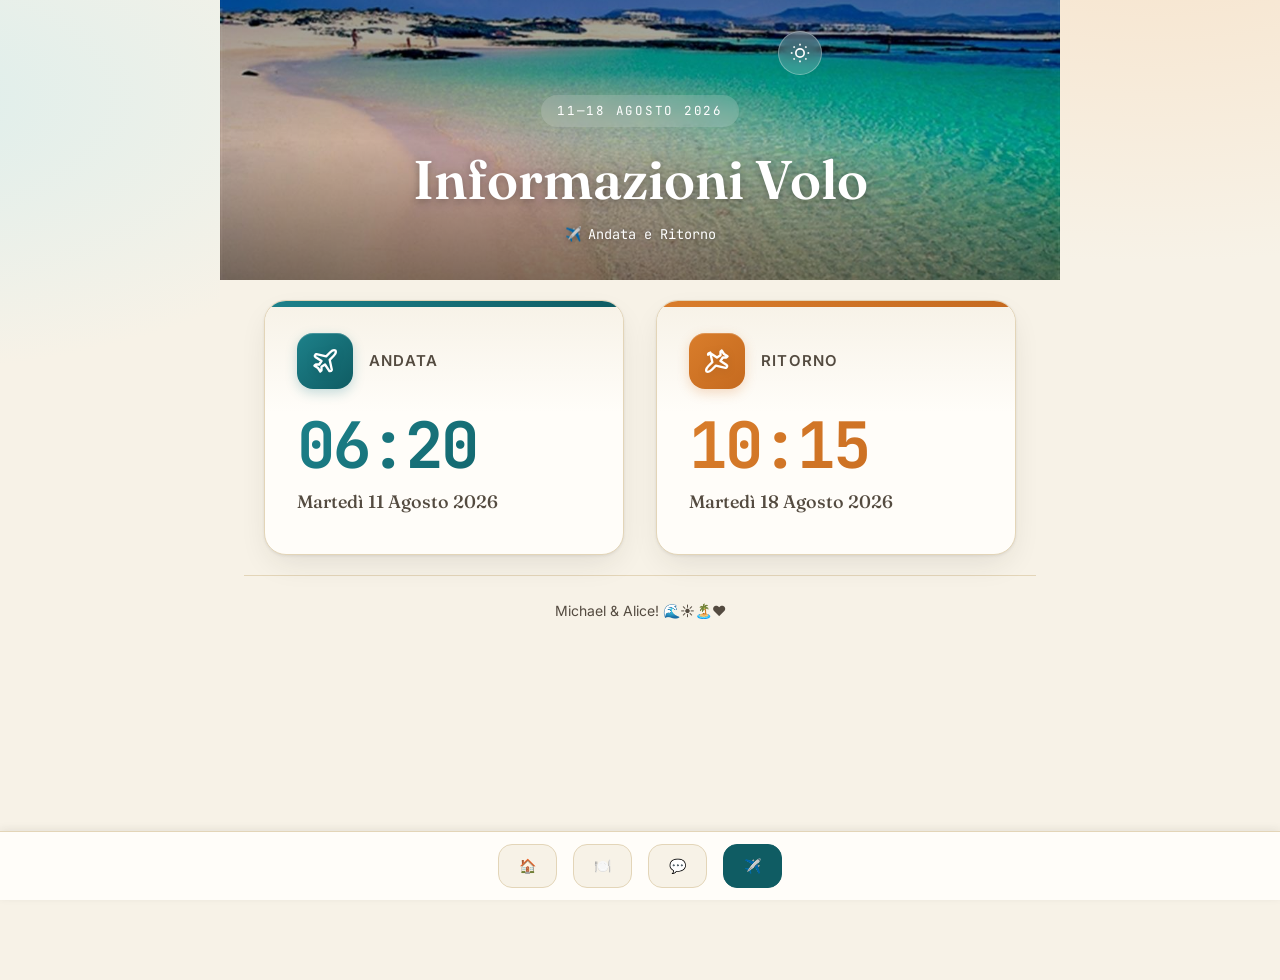
<file: itinerario_fuerteventura/volo.html>
<!DOCTYPE html>
<html lang="it">
<head>
    <meta charset="UTF-8">
    <meta name="viewport" content="width=device-width, initial-scale=1.0, maximum-scale=1.0, user-scalable=no">
    <meta name="theme-color" content="#0F5C63">
    <meta name="apple-mobile-web-app-capable" content="yes">
    <meta name="apple-mobile-web-app-status-bar-style" content="default">
    <title>Fuerteventura 2026 — Volo</title>
    <link rel="stylesheet" href="style_itinerario.css">
    <link rel="stylesheet" href="style_itinerario_dark.css" id="darkModeStyles" disabled>
    <link rel="preconnect" href="https://fonts.googleapis.com">
    <link rel="preconnect" href="https://fonts.gstatic.com" crossorigin>
    <link href="https://fonts.googleapis.com/css2?family=Fraunces:opsz,wght@9..144,400;9..144,500;9..144,600;9..144,700&family=Inter:wght@400;500;600;700&family=JetBrains+Mono:wght@400;500;700&display=swap" rel="stylesheet">
</head>
<body class="page-volo">
    <div class="trip">
        <header class="trip-header">
            <button class="dark-mode-toggle" id="darkModeToggle" aria-label="Toggle dark mode">
                <svg class="sun-icon" viewBox="0 0 24 24" fill="none" stroke="currentColor" stroke-width="2">
                    <circle cx="12" cy="12" r="5"/>
                    <line x1="12" y1="1" x2="12" y2="3"/>
                    <line x1="12" y1="21" x2="12" y2="23"/>
                    <line x1="4.22" y1="4.22" x2="5.64" y2="5.64"/>
                    <line x1="18.36" y1="18.36" x2="19.78" y2="19.78"/>
                    <line x1="1" y1="12" x2="3" y2="12"/>
                    <line x1="21" y1="12" x2="23" y2="12"/>
                    <line x1="4.22" y1="19.78" x2="5.64" y2="18.36"/>
                    <line x1="18.36" y1="5.64" x2="19.78" y2="4.22"/>
                </svg>
                <svg class="moon-icon" viewBox="0 0 24 24" fill="none" stroke="currentColor" stroke-width="2">
                    <path d="M21 12.79A9 9 0 1 1 11.21 3 7 7 0 0 0 21 12.79z"/>
                </svg>
            </button>
            <div class="trip-header__eyebrow">
                <span>11—18 Agosto 2026</span>
            </div>
            <h1 class="trip-header__title">Informazioni Volo</h1>
            <div class="trip-header__meta">
                <span><strong>✈️</strong> Andata e Ritorno</span>
            </div>
        </header>

        <main class="timeline flight-cards-container" style="margin-top: 20px">
            <div class="flight-card flight-card--departure">
                <div class="flight-card__header">
                    <div class="flight-card__icon">
                        <svg viewBox="0 0 24 24" fill="none" stroke="currentColor" stroke-width="2" stroke-linecap="round" stroke-linejoin="round">
                            <path d="M17.8 19.2 16 11l3.5-3.5C21 6 21.5 4 21 3c-1-.5-3 0-4.5 1.5L13 8 4.8 6.2c-.5-.1-.9.1-1.1.5l-.3.5c-.2.5-.1 1 .3 1.3L9 12l-2 3H4l-1 1 3 2 2 3 1-1v-3l3-2 3.5 5.3c.3.4.8.5 1.3.3l.5-.2c.4-.3.6-.7.5-1.2z"/>
                        </svg>
                    </div>
                    <div class="flight-card__label">Andata</div>
                </div>
                <div class="flight-card__body">
                    <div class="flight-card__time">06:20</div>
                    <div class="flight-card__date">Martedì 11 Agosto 2026</div>
                </div>
            </div>

            <div class="flight-card flight-card--arrival">
                <div class="flight-card__header">
                    <div class="flight-card__icon">
                        <svg viewBox="0 0 24 24" fill="none" stroke="currentColor" stroke-width="2" stroke-linecap="round" stroke-linejoin="round">
                            <path d="M6.2 4.8 8 13l-3.5 3.5C3 18 2.5 20 3 21c1 .5 3 0 4.5-1.5L11 16l8.2 1.8c.5.1.9-.1 1.1-.5l.3-.5c.2-.5.1-1-.3-1.3L15 12l2-3h3l1-1-3-2-2-3-1 1v3l-3 2-5.3-3.5c-.3-.4-.8-.5-1.3-.3l-.5.2c-.4.3-.6.7-.5 1.2z"/>
                        </svg>
                    </div>
                    <div class="flight-card__label">Ritorno</div>
                </div>
                <div class="flight-card__body">
                    <div class="flight-card__time">10:15</div>
                    <div class="flight-card__date">Martedì 18 Agosto 2026</div>
                </div>
            </div>
        </main>

        <footer class="trip-footer">
            <p>Michael & Alice! 🌊☀️🏝️❤️</p>
        </footer>

        <nav class="fixed-footer">
            <a href="itinerario.html" class="fixed-footer__button">🏠</a>
            <a href="ristoranti.html" class="fixed-footer__button">🍽️</a>
            <a href="frasi.html" class="fixed-footer__button">💬</a>
            <a href="volo.html" class="fixed-footer__button active">✈️</a>
        </nav>
    </div>

    <script src="script_itinerario.js"></script>
</body>
</html>
</file>
<file: itinerario_cracovia/style.css>
/* ============================================================
   KRAKÓW — Hallmark Dispatch
   Off-white caldo + rosso master + verde abete + oro.
   Playfair Display (serif) + JetBrains Mono. Angoli vivi,
   blocchi di colore pieni, niente ombre sfumate.
   Mobile-first.
   ============================================================ */

:root {
  --paper:      #F2E8DA;   /* crema chiaro (paper) */
  --paper-2:    #E6DCC9;   /* crema più scuro */
  --ink:        #3B2418;   /* marrone scuro caldo (ink) */
  --ink-2:      #6B5240;   /* marrone medio */
  --red:        #3B2418;   /* accent primario = marrone scuro */
  --red-deep:   #241510;
  --pine:       #3B2418;   /* accent secondario = marrone scuro */
  --pine-2:     #6B5240;
  --gold:       #8EC5FF;   /* accent = azzurro chiaro */
  --gold-2:     #A9D2FF;
  --rule:       #3B2418;   /* bordi netti marrone */

  --serif:  'Playfair Display', Georgia, serif;
  --mono:   'JetBrains Mono', ui-monospace, monospace;

  --gutter: 22px;
  --rule-px: 1.5px;
}

/* ====== DARK MODE (sfondo marrone scuro, testo crema, azzurro come accento) ====== */
body.dark {
  --paper:    #1F140D;   /* sfondo marrone scuro */
  --paper-2:  #2C1E15;
  --ink:      #F2E8DA;   /* testo crema */
  --ink-2:    #C9BBA4;
  --red:      #F2E8DA;   /* accento primario in dark = crema (per eyebrow, tag) */
  --red-deep: #8EC5FF;   /* varianti profonde = azzurro */
  --pine:     #8EC5FF;   /* blocco cibi in dark = azzurro (per diversificare dal convertitore) */
  --pine-2:   #A9D2FF;
  --gold:     #8EC5FF;   /* accento = azzurro */
  --gold-2:   #A9D2FF;
  --rule:     #F2E8DA;   /* bordi netti crema */
}

*, *::before, *::after { box-sizing: border-box; margin: 0; padding: 0; }

html { scroll-behavior: smooth; -webkit-text-size-adjust: 100%; }

body {
  background: var(--paper);
  color: var(--ink);
  font-family: var(--mono);
  font-size: 15px;
  line-height: 1.7;
  -webkit-font-smoothing: antialiased;
  -moz-osx-font-smoothing: grayscale;
  min-height: 100vh;
  transition: background .3s ease, color .3s ease;
}

a { color: var(--red); text-decoration: none; border-bottom: 1px solid currentColor; }
a:hover { color: var(--pine); }
body.dark a:hover { color: var(--gold); }

::selection { background: var(--red); color: var(--paper); }

:focus-visible { outline: 2px solid var(--gold); outline-offset: 3px; }

.amp { font-family: var(--serif); font-style: italic; font-weight: 400; color: var(--red); }

em { font-style: italic; color: var(--red); }
body.dark em { color: var(--gold); }

/* ============================================================
   MASTHEAD
   ============================================================ */
.masthead {
  background: var(--paper);
  border-bottom: var(--rule-px) solid var(--rule);
  padding: 0 0 18px;
}

.masthead__bar {
  display: flex;
  align-items: center;
  justify-content: space-between;
  padding: 14px var(--gutter);
  border-bottom: var(--rule-px) solid var(--rule);
  font-family: var(--mono);
  font-size: 11px;
  letter-spacing: 0.18em;
  text-transform: uppercase;
}
.masthead__issue { color: var(--ink-2); }

.theme-toggle {
  border: var(--rule-px) solid var(--rule);
  background: var(--paper);
  color: var(--ink);
  font-family: var(--mono);
  font-size: 10px;
  font-weight: 700;
  letter-spacing: 0.15em;
  padding: 5px 10px;
  cursor: pointer;
  transition: background .2s ease, color .2s ease;
}
.theme-toggle__moon { display: none; }
body.dark .theme-toggle__sun { display: none; }
body.dark .theme-toggle__moon { display: inline; }
.theme-toggle:hover { background: var(--ink); color: var(--paper); }

.masthead__hero {
  padding: 24px var(--gutter) 14px;
  text-align: center;
}

.masthead__eyebrow {
  font-family: var(--mono);
  font-size: 11px;
  letter-spacing: 0.22em;
  text-transform: uppercase;
  color: var(--red);
  margin-bottom: 10px;
}

.masthead__title {
  font-family: var(--serif);
  font-weight: 800;
  font-size: clamp(64px, 22vw, 128px);
  line-height: 0.86;
  letter-spacing: -0.04em;
  color: var(--ink);
  margin-bottom: 8px;
}
.masthead__title-sub {
  display: block;
  font-style: italic;
  font-weight: 400;
  font-size: clamp(22px, 7vw, 44px);
  letter-spacing: -0.01em;
  color: var(--red);
  margin-top: 6px;
  line-height: 1;
}

.masthead__lede {
  font-family: var(--serif);
  font-size: clamp(17px, 4.5vw, 22px);
  font-style: italic;
  font-weight: 400;
  color: var(--ink-2);
  max-width: 30ch;
  margin: 22px auto 0;
  line-height: 1.45;
}

.masthead__stamp {
  display: flex;
  align-items: center;
  justify-content: center;
  gap: 12px;
  margin: 30px var(--gutter) 0;
  padding: 14px;
  border: var(--rule-px) solid var(--rule);
  font-family: var(--mono);
  font-size: 12px;
  letter-spacing: 0.12em;
  text-transform: uppercase;
  color: var(--ink);
  text-decoration: none;
  transition: background .2s ease, color .2s ease;
  cursor: pointer;
}
.masthead__stamp:hover { background: var(--ink); color: var(--paper); }
.masthead__stamp span { color: inherit; }
.masthead__stamp .masthead__addr { font-weight: 700; color: var(--red); }
.masthead__stamp:hover .masthead__addr { color: var(--gold-2); }

/* ============================================================
   SEARCH
   ============================================================ */
.search {
  display: flex;
  align-items: center;
  gap: 10px;
  padding: 14px var(--gutter);
  border-bottom: var(--rule-px) solid var(--rule);
  background: var(--paper-2);
}
.search__icon { width: 18px; height: 18px; color: var(--ink-2); flex-shrink: 0; }
.search__input {
  flex: 1;
  border: none;
  background: transparent;
  font-family: var(--mono);
  font-size: 13px;
  letter-spacing: 0.04em;
  color: var(--ink);
  outline: none;
}
.search__input::placeholder { color: var(--ink-2); text-transform: lowercase; }
.search__clear {
  border: none;
  background: transparent;
  color: var(--ink-2);
  font-family: var(--mono);
  font-size: 13px;
  cursor: pointer;
  padding: 4px 6px;
}
.search__clear:hover { color: var(--red); }
.search__results {
  padding: 8px var(--gutter);
  font-family: var(--mono);
  font-size: 11px;
  letter-spacing: 0.08em;
  text-transform: uppercase;
  color: var(--ink-2);
  border-bottom: var(--rule-px) solid var(--rule);
}

mark.search-mark {
  background: var(--gold-2);
  color: var(--ink);
  padding: 0 2px;
  font-weight: 700;
}
body.dark mark.search-mark { background: var(--gold); color: var(--paper); }

/* ============================================================
   DAY NAV
   ============================================================ */
.daynav {
  position: sticky;
  top: 0;
  z-index: 30;
  display: flex;
  gap: 0;
  background: var(--paper);
  border-bottom: var(--rule-px) solid var(--rule);
  overflow-x: auto;
  scrollbar-width: none;
}
.daynav::-webkit-scrollbar { display: none; }
.daynav__chip {
  flex: 1;
  min-width: max-content;
  border: none;
  border-right: var(--rule-px) solid var(--rule);
  background: var(--paper);
  color: var(--ink-2);
  font-family: var(--mono);
  font-size: 11px;
  letter-spacing: 0.14em;
  padding: 14px 12px;
  cursor: pointer;
  transition: background .15s ease, color .15s ease;
}
.daynav__chip:last-child { border-right: none; }
.daynav__chip b { display: block; font-family: var(--serif); font-size: 22px; font-weight: 800; letter-spacing: -0.02em; color: var(--ink); }
.daynav__chip:hover { background: var(--paper-2); }
.daynav__chip.is-active {
  background: var(--red);
  color: var(--paper);
}
.daynav__chip.is-active b { color: var(--paper); }

/* ============================================================
   VISTE (SPA — show/hide via classe .view)
   ============================================================ */
.view { display: none; }
.view.is-current { display: block; }

/* La ricerca è visibile solo nella vista Itinerario */
body[data-view]:not([data-view="itinerario"]) .search,
body[data-view]:not([data-view="itinerario"]) .search__results { display: none; }

/* ============================================================
   BLOCK (generico)
   ============================================================ */
.block {
  padding: 20px var(--gutter) 48px;
  border-bottom: var(--rule-px) solid var(--rule);
}

.block--accent { background: var(--red); color: var(--paper); border-bottom-color: var(--red-deep); }
.block--invert { background: var(--pine); color: var(--paper); border-bottom-color: #241510; }

/* In dark mode i blocchi "evidenza" restano scuri con testo crema (inversione sicura) */
body.dark .block--accent { background: #1F140D; color: #F2E8DA; border-bottom-color: #8EC5FF; }
body.dark .block--invert { background: #2C1E15; color: #F2E8DA; border-bottom-color: #8EC5FF; }
body.dark .block--accent .block__title,
body.dark .block--invert .block__title { color: #F2E8DA; }
body.dark .block--accent .block__title em,
body.dark .block--invert .block__title em { color: #8EC5FF; }
body.dark .block--accent .block__kicker,
body.dark .block--invert .block__kicker { color: #A9D2FF; }
body.dark .block--accent .block__sub,
body.dark .block--invert .block__sub { color: rgba(242,232,218,0.85); }
body.dark .conv__field input { color: #F2E8DA; }
body.dark .conv__field input::placeholder { color: rgba(242,232,218,0.35); }
body.dark .conv__row { border-bottom-color: rgba(242,232,218,0.25); }
body.dark .conv__row:last-of-type { border-bottom: none; }
body.dark .conv__cur,
body.dark .conv__row label { color: #8EC5FF; }

.block__kicker {
  font-family: var(--mono);
  font-size: 11px;
  letter-spacing: 0.2em;
  text-transform: uppercase;
  color: var(--red);
  margin-bottom: 10px;
}
.block__kicker--on-accent { color: var(--gold-2); }

.block__title {
  font-family: var(--serif);
  font-weight: 800;
  font-size: clamp(34px, 11vw, 56px);
  line-height: 0.95;
  letter-spacing: -0.03em;
  color: var(--ink);
  margin-bottom: 14px;
}
.block__title em { font-style: italic; font-weight: 400; color: var(--red); }
.block__title--on-accent { color: var(--paper); }
.block__title--on-accent em { color: var(--gold-2); }

.block__sub { font-family: var(--serif); font-style: italic; font-size: 16px; color: var(--ink-2); }
.block__sub--on-accent { color: rgba(251,248,243,0.85); }

/* ============================================================
   AIRPORT
   ============================================================ */
.airport {
  display: grid;
  grid-template-columns: 1fr;
  gap: 0;
  margin-top: 24px;
  border: var(--rule-px) solid var(--rule);
}
.airport__card {
  padding: 22px 20px 20px;
  border-bottom: var(--rule-px) solid var(--rule);
  background: var(--paper);
}
.airport__card:last-child { border-bottom: none; }

.airport__tag {
  display: inline-block;
  font-family: var(--mono);
  font-size: 10px;
  letter-spacing: 0.18em;
  text-transform: uppercase;
  padding: 4px 8px;
  margin-bottom: 14px;
  color: var(--paper);
}
.airport__card--andata .airport__tag { background: var(--pine); }
.airport__card--ritorno .airport__tag { background: var(--red); }

.airport__card h3 {
  font-family: var(--serif);
  font-weight: 800;
  font-size: 26px;
  letter-spacing: -0.02em;
  color: var(--ink);
  margin-bottom: 14px;
  line-height: 1;
}
.airport__card ul { list-style: none; }
.airport__card li {
  position: relative;
  padding-left: 16px;
  font-size: 14px;
  color: var(--ink);
  margin-bottom: 6px;
}
.airport__card li::before { content: "→"; position: absolute; left: 0; color: var(--red); font-weight: 700; }
.airport__card li b { font-weight: 700; }
.airport__card li i { font-style: italic; color: var(--ink-2); }

.ticket {
  margin-top: 22px;
  border: var(--rule-px) solid var(--rule);
  background: var(--paper-2);
  display: flex;
  flex-direction: column;
}
.ticket__price {
  display: flex;
  flex-wrap: wrap;
  align-items: baseline;
  gap: 8px 10px;
  padding: 16px 20px;
  border-bottom: var(--rule-px) dashed var(--rule);
  background: var(--gold-2);
  color: var(--ink);
}
.ticket__tag {
  flex-basis: 100%;
  font-family: var(--mono);
  font-size: 10px;
  font-weight: 700;
  letter-spacing: 0.18em;
  text-transform: uppercase;
  color: var(--red);
  margin-bottom: 2px;
}
.ticket__price b { font-family: var(--serif); font-weight: 800; font-size: 34px; letter-spacing: -0.02em; }
.ticket__price span { font-family: var(--mono); font-size: 13px; letter-spacing: 0.1em; }
body.dark .ticket__price { background: var(--gold); color: var(--paper); }
body.dark .ticket__tag { color: var(--gold-2); }

.ticket__how {
  padding: 14px 20px 18px 36px;
  font-size: 14px;
  color: var(--ink);
}
.ticket__how li { margin-bottom: 4px; }

/* ============================================================
   CONVERTER
   ============================================================ */
.conv {
  margin-top: 28px;
  border: var(--rule-px) solid var(--paper);
}
.conv__row {
  padding: 16px 20px;
  border-bottom: var(--rule-px) solid var(--paper);
}
.conv__row:last-of-type { border-bottom: none; }
.conv__row label {
  display: block;
  font-family: var(--mono);
  font-size: 11px;
  letter-spacing: 0.18em;
  text-transform: uppercase;
  color: var(--gold-2);
  margin-bottom: 8px;
}
.conv__field { display: flex; align-items: center; gap: 12px; }
.conv__field input {
  flex: 1;
  min-width: 0;
  border: none;
  background: transparent;
  font-family: var(--serif);
  font-weight: 800;
  font-size: clamp(36px, 12vw, 52px);
  letter-spacing: -0.03em;
  color: var(--paper);
  outline: none;
  padding: 0;
}
.conv__field input::placeholder { color: rgba(251,248,243,0.35); font-weight: 400; }
.conv__cur {
  font-family: var(--mono);
  font-size: 14px;
  font-weight: 700;
  letter-spacing: 0.1em;
  color: var(--gold-2);
  flex-shrink: 0;
}

/* ============================================================
   DAYS (itinerario)
   ============================================================ */
.day {
  margin-top: 32px;
  border: var(--rule-px) solid var(--rule);
  background: var(--paper);
}
.day:first-of-type { margin-top: 28px; }
.day.is-hidden { display: none; }
.food.is-hidden,
.airport__card.is-hidden,
.ticket.is-hidden { display: none; }

.day__head {
  display: flex;
  align-items: stretch;
  border-bottom: var(--rule-px) solid var(--rule);
}
.day__num {
  display: flex;
  flex-direction: column;
  align-items: center;
  justify-content: center;
  padding: 16px 18px;
  background: var(--red);
  color: var(--paper);
  font-family: var(--serif);
  font-weight: 800;
  font-size: 30px;
  line-height: 0.9;
  letter-spacing: -0.02em;
  border-right: var(--rule-px) solid var(--rule);
  min-width: 78px;
}
.day__num span {
  font-family: var(--mono);
  font-size: 10px;
  font-weight: 500;
  letter-spacing: 0.14em;
  margin-top: 4px;
}
.day__title {
  flex: 1;
  display: flex;
  align-items: center;
  padding: 16px 18px;
  font-family: var(--serif);
  font-weight: 600;
  font-size: clamp(20px, 6vw, 26px);
  line-height: 1.15;
  letter-spacing: -0.02em;
  color: var(--ink);
}

.day__body { padding: 6px 20px 22px; }
.slot {
  padding: 18px 0;
  border-bottom: 1px solid var(--rule);
}
.slot:last-child { border-bottom: none; }

.slot--food {
  background: var(--gold-2);
  margin: 0 -20px;
  padding: 18px 20px;
  border-bottom: 1px solid var(--rule);
}
/* In dark mode lo slot cibo diventa azzurro pieno con testo marrone (inversione netta) */
body.dark .slot--food { background: #8EC5FF; }
body.dark .slot--food .slot__t { color: #3B2418; }
body.dark .slot--food p { color: #3B2418; }
body.dark .slot--food .tip { color: #3B2418; }
body.dark .slot--food b { color: #241510; }

.slot__t {
  display: block;
  font-family: var(--mono);
  font-size: 11px;
  font-weight: 700;
  letter-spacing: 0.18em;
  text-transform: uppercase;
  color: var(--red);
  margin-bottom: 8px;
}
.slot--food .slot__t { color: var(--ink); }

.slot p { font-size: 15px; color: var(--ink); margin-bottom: 4px; line-height: 1.65; }
.slot b { font-weight: 700; }
.slot--food b { color: var(--red-deep); }

.tip {
  font-family: var(--serif);
  font-style: italic;
  font-size: 14px;
  color: var(--ink-2);
  margin-top: 6px;
}
.slot--food .tip { color: var(--ink); }

/* ============================================================
   FOODS
   ============================================================ */
.foods {
  margin-top: 28px;
  border-top: var(--rule-px) solid var(--paper);
}
.food {
  padding: 24px 0 22px;
  border-bottom: var(--rule-px) solid var(--paper);
  position: relative;
}
.food__n {
  font-family: var(--mono);
  font-size: 11px;
  font-weight: 700;
  letter-spacing: 0.18em;
  color: var(--gold-2);
  display: block;
  margin-bottom: 8px;
}
.food h3 {
  font-family: var(--serif);
  font-weight: 800;
  font-size: clamp(26px, 8vw, 36px);
  letter-spacing: -0.03em;
  line-height: 1;
  color: var(--paper);
  margin-bottom: 10px;
}
.food p { font-size: 15px; color: rgba(251,248,243,0.9); margin-bottom: 6px; line-height: 1.6; }
.food p i { font-style: italic; color: var(--gold-2); }
.food__where {
  font-family: var(--mono);
  font-size: 11px;
  letter-spacing: 0.12em;
  text-transform: uppercase;
  color: var(--gold-2) !important;
  border-top: 1px dashed rgba(251,248,243,0.3);
  padding-top: 10px;
  margin-top: 12px;
}

/* ============================================================
   COLOPHON (footer)
   ============================================================ */
.colophon {
  padding: 22px var(--gutter) 26px;
  text-align: center;
  background: var(--paper);
}
.colophon__mark {
  font-family: var(--serif);
  font-size: 22px;
  color: var(--red);
  margin-bottom: 8px;
}
.colophon__text {
  font-family: var(--serif);
  font-weight: 800;
  font-size: 16px;
  letter-spacing: 0.06em;
  color: var(--ink);
  margin-bottom: 4px;
}
.colophon__meta {
  font-family: var(--mono);
  font-size: 10px;
  letter-spacing: 0.16em;
  text-transform: uppercase;
  color: var(--ink-2);
}

/* ============================================================
   TABBAR (bottom navigation — SPA views)
   Stile editoriale: bordi sottili, JetBrains Mono, colori adattivi.
   ============================================================ */
body { padding-bottom: 76px; } /* spazio per la tabbar fissa */

.tabbar {
  position: fixed;
  bottom: 0; left: 0; right: 0;
  z-index: 60;
  display: flex;
  background: var(--paper);
  border-top: var(--rule-px) solid var(--rule);
  box-shadow: 0 -2px 12px rgba(0,0,0,0.04);
  font-family: var(--mono);
}
.tabbar__btn {
  flex: 1;
  border: none;
  border-right: var(--rule-px) solid var(--rule);
  background: var(--paper);
  color: var(--ink-2);
  display: flex;
  flex-direction: column;
  align-items: center;
  justify-content: center;
  gap: 4px;
  padding: 14px 6px 16px;
  cursor: pointer;
  transition: background .15s ease, color .15s ease;
  -webkit-tap-highlight-color: transparent;
}
.tabbar__btn:last-child { border-right: none; }
.tabbar__n {
  font-size: 11px;
  font-weight: 500;
  letter-spacing: 0.18em;
  opacity: 0.55;
}
.tabbar__label {
  font-size: 13px;
  font-weight: 700;
  letter-spacing: 0.08em;
  text-transform: uppercase;
}
.tabbar__btn:hover { background: var(--paper-2); color: var(--ink); }
.tabbar__btn.is-active {
  background: var(--ink);
  color: var(--paper);
}
.tabbar__btn.is-active .tabbar__n { opacity: 0.7; }

/* Dark mode: tabbar follows night palette */
body.dark .tabbar { background: var(--paper); border-top-color: var(--rule); box-shadow: 0 -2px 14px rgba(0,0,0,0.35); }
body.dark .tabbar__btn { background: var(--paper); color: var(--ink-2); border-right-color: var(--rule); }
body.dark .tabbar__btn:hover { background: var(--paper-2); color: var(--ink); }
body.dark .tabbar__btn.is-active { background: var(--ink); color: var(--paper); }

/* Su viewport ampio limita la larghezza della tabbar per non dominare */
@media (min-width: 760px) {
  body { padding-bottom: 80px; }
  .tabbar { max-width: 760px; left: 50%; transform: translateX(-50%); border-left: var(--rule-px) solid var(--rule); border-right: var(--rule-px) solid var(--rule); border-bottom: var(--rule-px) solid var(--rule); border-radius: 0; }
}

/* ============================================================
   RESPONSIVE
   ============================================================ */
@media (min-width: 620px) {
  .airport { grid-template-columns: 1fr 1fr; }
  .airport__card { border-bottom: none; border-right: var(--rule-px) solid var(--rule); }
  .airport__card:last-child { border-right: none; }
  .ticket { flex-direction: row; align-items: stretch; }
  .ticket__price { border-bottom: none; border-right: var(--rule-px) dashed var(--rule); flex-direction: column; justify-content: center; min-width: 180px; }
  .day__head { align-items: center; }
  .day__num { padding: 22px 22px; font-size: 38px; }
}

@media (prefers-reduced-motion: reduce) {
  * { transition-duration: 0.01ms !important; }
}
</file>
<file: team_generator/style.css>
/* ============================================================
   Team Generator Pro — Apple/Bento restyle
   Sfondo grigio ghiaccio #F5F5F7, card bianche #FFFFFF,
   angoli 18px, ombre soft, niente bordi netti, hover delicati.
   Logica JS intatta — solo reskin visivo.
   ============================================================ */

/* Reset e Base */
* {
  margin: 0;
  padding: 0;
  box-sizing: border-box;
}

:root {
  /* Tono neutro caldo-grigio */
  --bg: #F5F5F7;
  --surface: #FFFFFF;
  --surface-2: #FAFAFB;
  --surface-hover: #F0F0F3;

  /* Inchiostro */
  --ink: #1D1D1F;
  --ink-2: #515154;
  --ink-3: #86868B;
  --ink-4: #A1A1A6;

  /* Accenti squadra (tenuti, ma più soft) */
  --red-primary: #FF3B30;
  --red-soft: #FFEBE9;
  --red-tint: #FFF5F4;
  --blue-primary: #0071E3;
  --blue-soft: #E3F0FF;
  --blue-tint: #F2F8FF;
  --gold: #FFD60A;
  --gold-soft: #FFF7CC;

  /* Ombre soft, quasi impercettibili */
  --shadow-xs: 0 1px 2px rgba(0,0,0,0.04);
  --shadow-sm: 0 2px 8px rgba(0,0,0,0.04), 0 1px 2px rgba(0,0,0,0.03);
  --shadow-md: 0 8px 24px rgba(0,0,0,0.06), 0 2px 8px rgba(0,0,0,0.04);
  --shadow-lg: 0 18px 48px rgba(0,0,0,0.08), 0 4px 12px rgba(0,0,0,0.04);
  --shadow-red: 0 8px 24px rgba(255,59,48,0.12);
  --shadow-blue: 0 8px 24px rgba(0,113,227,0.14);

  --radius: 18px;
  --radius-lg: 22px;
  --radius-pill: 999px;
}

body {
  font-family: 'Inter', -apple-system, BlinkMacSystemFont, 'Segoe UI', sans-serif;
  background: var(--bg);
  color: var(--ink);
  margin: 0;
  padding: 0;
  min-height: 100vh;
  position: relative;
  overflow-x: hidden;
  -webkit-font-smoothing: antialiased;
  -moz-osx-font-smoothing: grayscale;
  letter-spacing: -0.01em;
}

/* Background animation — soft, quasi invisibile (blob caldi soft) */
.bg-animation {
  position: fixed;
  top: 0; left: 0;
  width: 100%; height: 100%;
  z-index: 0;
  overflow: hidden;
  pointer-events: none;
}

.circle {
  position: absolute;
  border-radius: 50%;
  filter: blur(80px);
  opacity: 0.5;
  animation: float 22s infinite ease-in-out;
}
.circle-1 { width: 420px; height: 420px; background: #FFD9D6; top: -160px; left: -120px; }
.circle-2 { width: 320px; height: 320px; background: #D9EBFF; bottom: -120px; right: -100px; animation-delay: 6s; }
.circle-3 { width: 240px; height: 240px; background: #FFF3CC; top: 45%; left: 48%; animation-delay: 11s; opacity: 0.35; }

@keyframes float {
  0%, 100% { transform: translate(0, 0) scale(1); }
  33% { transform: translate(40px, -40px) scale(1.06); }
  66% { transform: translate(-30px, 25px) scale(0.95); }
}

/* Header — minimal, niente sfondo scuro */
.header {
  position: relative;
  z-index: 10;
  padding: 22px 0;
  background: rgba(245,245,247,0.72);
  backdrop-filter: saturate(180%) blur(20px);
  -webkit-backdrop-filter: saturate(180%) blur(20px);
  border-bottom: 1px solid rgba(0,0,0,0.05);
}

.header-content {
  max-width: 1100px;
  margin: 0 auto;
  padding: 0 22px;
  display: flex;
  justify-content: space-between;
  align-items: center;
}

.logo {
  display: flex;
  align-items: center;
  gap: 12px;
}

.logo-icon {
  font-size: 1.7rem;
  display: inline-flex;
  width: 38px; height: 38px;
  align-items: center;
  justify-content: center;
  background: var(--surface);
  border-radius: 12px;
  box-shadow: var(--shadow-sm);
}

.logo h1 {
  font-size: 1.25rem;
  font-weight: 700;
  color: var(--ink);
  letter-spacing: -0.02em;
  background: none;
  -webkit-text-fill-color: var(--ink);
}

.back-btn {
  padding: 9px 16px;
  background: var(--surface);
  border: 1px solid rgba(0,0,0,0.06);
  border-radius: var(--radius-pill);
  color: var(--ink-2);
  text-decoration: none;
  font-weight: 500;
  font-size: 0.875rem;
  transition: all 0.25s ease;
  box-shadow: var(--shadow-xs);
}
.back-btn:hover {
  background: var(--surface-hover);
  color: var(--ink);
  transform: translateX(-3px);
}

/* Container */
.container {
  position: relative;
  z-index: 1;
  max-width: 1100px;
  margin: 32px auto;
  padding: 20px;
}

/* Card Styles — bianche, ombre soft, angoli ampi */
.setup-card,
.names-section {
  background: var(--surface);
  border: 1px solid rgba(0,0,0,0.04);
  border-radius: var(--radius-lg);
  padding: 44px 40px;
  box-shadow: var(--shadow-md);
  max-width: 600px;
  margin: 0 auto;
}

.card-header {
  text-align: center;
  margin-bottom: 30px;
}

.card-header h2 {
  font-size: 1.75rem;
  font-weight: 700;
  margin-bottom: 8px;
  color: var(--ink);
  letter-spacing: -0.03em;
}

.subtitle {
  font-size: 0.95rem;
  color: var(--ink-3);
  font-weight: 400;
}

/* Input Group */
.input-group {
  margin-bottom: 24px;
}

.input-group label {
  display: block;
  font-size: 0.8125rem;
  font-weight: 600;
  color: var(--ink-3);
  margin-bottom: 8px;
  text-transform: none;
  letter-spacing: 0;
}

input[type="number"],
input[type="text"] {
  width: 100%;
  padding: 15px 16px;
  background: var(--surface-2);
  border: 1px solid rgba(0,0,0,0.06);
  border-radius: 14px;
  font-size: 1.0625rem;
  color: var(--ink);
  font-weight: 500;
  transition: all 0.2s ease;
  font-family: 'Inter', sans-serif;
  letter-spacing: -0.01em;
  position: relative;
  z-index: 1;
}

.name-input-wrapper input {
  padding-left: 46px;
  background: transparent;
}

input[type="number"]:focus,
input[type="text"]:focus {
  outline: none;
  border-color: var(--blue-primary);
  background: var(--surface);
  box-shadow: 0 0 0 4px rgba(0,113,227,0.12);
}

.name-input-wrapper input:focus {
  background: var(--surface);
}

input::placeholder {
  color: var(--ink-4);
  font-weight: 400;
}

/* Buttons — pillola, hover delicato */
.btn {
  width: 100%;
  padding: 15px 24px;
  border: none;
  border-radius: var(--radius-pill);
  font-size: 0.95rem;
  font-weight: 600;
  cursor: pointer;
  transition: transform 0.2s ease, box-shadow 0.2s ease, background 0.2s ease, opacity 0.2s ease;
  display: flex;
  align-items: center;
  justify-content: center;
  gap: 8px;
  font-family: 'Inter', sans-serif;
  letter-spacing: -0.01em;
  text-transform: none;
}

.btn-primary {
  background: var(--ink);
  color: var(--surface);
  box-shadow: var(--shadow-sm);
}
.btn-primary:hover {
  transform: scale(1.015);
  box-shadow: var(--shadow-md);
  background: #2C2C2E;
}
.btn-primary:active {
  transform: scale(0.985);
  opacity: 0.9;
}

.btn-secondary {
  background: var(--blue-tint);
  color: var(--blue-primary);
  border: 1px solid rgba(0,113,227,0.18);
  box-shadow: none;
}
.btn-secondary:hover {
  background: var(--blue-soft);
  transform: scale(1.015);
}

.btn-outline {
  background: var(--surface);
  color: var(--ink-2);
  border: 1px solid rgba(0,0,0,0.08);
  box-shadow: var(--shadow-xs);
}
.btn-outline:hover {
  background: var(--surface-hover);
  color: var(--ink);
  transform: scale(1.015);
}

.btn-icon {
  font-size: 1.05em;
}

/* Names Grid */
.names-grid {
  display: grid;
  grid-template-columns: repeat(auto-fill, minmax(240px, 1fr));
  gap: 14px;
  margin-bottom: 28px;
}

.name-input-wrapper {
  display: flex;
  align-items: center;
  gap: 10px;
  background: var(--surface-2);
  border: 1px solid rgba(0,0,0,0.06);
  border-radius: 14px;
  padding-left: 14px;
  transition: border-color 0.2s ease, box-shadow 0.2s ease, background 0.2s ease;
}

.name-input-wrapper:focus-within {
  border-color: var(--blue-primary);
  background: var(--surface);
  box-shadow: 0 0 0 4px rgba(0,113,227,0.12);
}

.name-input-wrapper input {
  padding-left: 0;
  background: transparent !important;
  border: none;
  box-shadow: none;
}

.name-input-wrapper input:focus {
  background: transparent !important;
  box-shadow: none;
  border-color: transparent;
}

.name-number {
  font-weight: 600;
  color: var(--ink-4);
  font-size: 0.8125rem;
  flex-shrink: 0;
  pointer-events: none;
}

/* Loading */
.loading-section {
  text-align: center;
  padding: 80px 20px;
}

.loading-spinner {
  display: flex;
  flex-direction: column;
  align-items: center;
  gap: 22px;
}

.spinner {
  width: 64px;
  height: 64px;
  border: 5px solid rgba(0,0,0,0.05);
  border-top-color: var(--ink);
  border-right-color: var(--blue-primary);
  border-radius: 50%;
  animation: spin 0.9s linear infinite;
}

@keyframes spin {
  to { transform: rotate(360deg); }
}

.loading-text {
  font-size: 1rem;
  font-weight: 500;
  color: var(--ink-3);
  animation: pulse 2s ease-in-out infinite;
  letter-spacing: -0.01em;
}

@keyframes pulse {
  0%, 100% { opacity: 1; }
  50% { opacity: 0.5; }
}

.hidden {
  display: none !important;
}

/* Teams Section */
.teams-section {
  animation: fadeIn 0.45s ease-out;
}

@keyframes fadeIn {
  from { opacity: 0; transform: translateY(12px); }
  to { opacity: 1; transform: translateY(0); }
}

/* Stats Bar — bento card neutra */
.stats-bar {
  display: flex;
  gap: 16px;
  justify-content: center;
  margin-bottom: 28px;
  padding: 22px;
  background: var(--surface);
  border-radius: var(--radius);
  border: 1px solid rgba(0,0,0,0.04);
  box-shadow: var(--shadow-sm);
  max-width: 480px;
  margin-left: auto;
  margin-right: auto;
}

.stat-item {
  display: flex;
  flex-direction: column;
  align-items: center;
  gap: 4px;
  padding: 0 28px;
  flex: 1;
}

.stat-item:not(:last-child) {
  border-right: 1px solid rgba(0,0,0,0.06);
}

.stat-label {
  font-size: 0.6875rem;
  color: var(--ink-3);
  text-transform: uppercase;
  letter-spacing: 0.06em;
  font-weight: 600;
}

.stat-value {
  font-size: 1.625rem;
  font-weight: 700;
  color: var(--ink);
  letter-spacing: -0.03em;
}

/* Teams Grid — bento a 3 colonne */
.teams-grid {
  display: grid;
  grid-template-columns: 1fr auto 1fr;
  gap: 22px;
  margin-bottom: 28px;
  align-items: start;
}

/* Team Card — bianca, soft shadow, niente bordo colorato pieno */
.team-card {
  background: var(--surface);
  border-radius: var(--radius-lg);
  padding: 26px 24px;
  border: 1px solid rgba(0,0,0,0.04);
  transition: transform 0.3s ease, box-shadow 0.3s ease;
  box-shadow: var(--shadow-sm);
}

.team-red {
  box-shadow: var(--shadow-sm), var(--shadow-red);
}

.team-blue {
  box-shadow: var(--shadow-sm), var(--shadow-blue);
}

.team-card:hover {
  transform: translateY(-3px);
}
.team-red:hover {
  box-shadow: var(--shadow-md), 0 14px 36px rgba(255,59,48,0.16);
}
.team-blue:hover {
  box-shadow: var(--shadow-md), 0 14px 36px rgba(0,113,227,0.18);
}

/* Team Header */
.team-header {
  display: flex;
  justify-content: space-between;
  align-items: center;
  margin-bottom: 18px;
  padding-bottom: 14px;
  border-bottom: 1px solid rgba(0,0,0,0.06);
}

.team-badge {
  display: flex;
  align-items: center;
  gap: 10px;
}

.team-icon {
  font-size: 1.25rem;
  width: 36px;
  height: 36px;
  display: inline-flex;
  align-items: center;
  justify-content: center;
  border-radius: 50%;
}
.team-red .team-icon { background: var(--red-tint); }
.team-blue .team-icon { background: var(--blue-tint); }

.team-header h3 {
  font-size: 1.0625rem;
  font-weight: 700;
  color: var(--ink);
  text-transform: none;
  letter-spacing: -0.01em;
}

.team-count {
  width: 38px;
  height: 38px;
  border-radius: 50%;
  display: flex;
  align-items: center;
  justify-content: center;
  font-weight: 700;
  font-size: 1rem;
  background: var(--surface-2);
  color: var(--ink);
}

.team-red .team-count { background: var(--red-tint); color: var(--red-primary); }
.team-blue .team-count { background: var(--blue-tint); color: var(--blue-primary); }

/* Team List */
.team-list {
  list-style: none;
  padding: 0;
  margin: 0;
  display: flex;
  flex-direction: column;
  gap: 10px;
}

.team-list li {
  padding: 13px 16px;
  border-radius: 14px;
  font-weight: 500;
  font-size: 0.9375rem;
  display: flex;
  align-items: center;
  justify-content: space-between;
  transition: transform 0.25s ease, background 0.25s ease;
  animation: slideIn 0.45s ease-out backwards;
  color: var(--ink);
  border: 1px solid rgba(0,0,0,0.04);
}

@keyframes slideIn {
  from { opacity: 0; transform: translateX(-12px); }
  to { opacity: 1; transform: translateX(0); }
}

#redTeam li {
  background: var(--red-tint);
  color: var(--ink);
  border-color: rgba(255,59,48,0.12);
}
#blueTeam li {
  background: var(--blue-tint);
  color: var(--ink);
  border-color: rgba(0,113,227,0.12);
}

.team-list li:hover {
  transform: translateX(3px);
}
#redTeam li:hover { background: var(--red-soft); }
#blueTeam li:hover { background: var(--blue-soft); }

.team-list li.captain-item {
  border: 1px solid var(--gold);
  background: var(--gold-soft);
  box-shadow: 0 6px 16px rgba(255,214,10,0.22);
}

.captain-badge {
  display: flex;
  align-items: center;
  gap: 5px;
  padding: 5px 10px;
  background: var(--gold);
  color: var(--ink);
  border-radius: var(--radius-pill);
  font-size: 0.75rem;
  font-weight: 700;
  text-transform: none;
  letter-spacing: -0.01em;
}

/* VS Divider */
.vs-divider {
  display: flex;
  align-items: center;
  justify-content: center;
  padding-top: 90px;
}

.vs-circle {
  width: 64px;
  height: 64px;
  border-radius: 50%;
  background: var(--surface);
  display: flex;
  align-items: center;
  justify-content: center;
  font-size: 0.9375rem;
  font-weight: 800;
  color: var(--ink);
  box-shadow: var(--shadow-md);
  border: 1px solid rgba(0,0,0,0.05);
  animation: pulse-vs 2.4s ease-in-out infinite;
  letter-spacing: 0.04em;
}

@keyframes pulse-vs {
  0%, 100% { transform: scale(1); box-shadow: var(--shadow-md); }
  50% { transform: scale(1.06); box-shadow: var(--shadow-lg); }
}

/* Action Buttons */
.action-buttons {
  display: grid;
  grid-template-columns: 1fr 1fr;
  gap: 14px;
  max-width: 560px;
  margin: 0 auto;
}

/* Responsive */
@media (max-width: 1024px) {
  .teams-grid {
    grid-template-columns: 1fr;
    gap: 24px;
  }
  .vs-divider {
    padding: 0;
    margin: -10px 0;
  }
  .vs-circle {
    width: 52px;
    height: 52px;
    font-size: 0.875rem;
  }
}

@media (max-width: 768px) {
  .header-content {
    flex-direction: column;
    gap: 14px;
    text-align: center;
  }
  .logo h1 { font-size: 1.125rem; }
  .container { margin: 16px; padding: 12px; }
  .setup-card, .names-section { padding: 28px 22px; }
  .card-header h2 { font-size: 1.5rem; }
  .names-grid { grid-template-columns: 1fr; }
  .stats-bar { flex-direction: row; padding: 18px; gap: 8px; }
  .stat-item { padding: 0 12px; }
  .action-buttons { grid-template-columns: 1fr; }
  .team-card { padding: 22px 18px; }
}

@media (max-width: 480px) {
  .container { margin: 8px; padding: 8px; }
  .setup-card, .names-section { padding: 24px 18px; }
  .logo-icon { font-size: 1.4rem; width: 34px; height: 34px; }
  .logo h1 { font-size: 1rem; }
  .card-header h2 { font-size: 1.3rem; }
  .subtitle { font-size: 0.85rem; }
  input[type="number"], input[type="text"] { padding: 13px 14px; font-size: 1rem; }
  .btn { padding: 13px 18px; font-size: 0.875rem; }
  .team-header h3 { font-size: 0.95rem; }
  .team-list li { padding: 11px 14px; font-size: 0.875rem; }
  .captain-badge { font-size: 0.7rem; padding: 4px 8px; }
  .stat-value { font-size: 1.375rem; }
}

/* Utility Classes */
.text-center { text-align: center; }
.mt-4 { margin-top: 1rem; }
.mb-4 { margin-bottom: 1rem; }
</file>
<file: itinerario_fuerteventura/style_itinerario.css>
/* ============================================================
   FUERTEVENTURA TRIP LOG — superdesign system
   Palette drawn from the island itself: bleached dune sand,
   deep Atlantic teal, volcanic basalt, sunset amber over lava.
   ============================================================ */

@import url('https://fonts.googleapis.com/css2?family=Fraunces:opsz,wght@9..144,400;9..144,500;9..144,600;9..144,700&family=Inter:wght@400;500;600;700&family=JetBrains+Mono:wght@400;500;700&display=swap');

:root {
  --sand-50:   #F7F2E7;
  --sand-100:  #EFE6D2;
  --sand-200:  #E3D5B8;
  --basalt-800:#2B2621;
  --basalt-600:#544B40;
  --ocean-700: #0F5C63;
  --ocean-500: #1D818A;
  --ocean-100: #DCEEEC;
  --amber-500: #D97D2B;
  --amber-100: #F7E3CB;
  --white:     #FFFDF9;

  --font-display: 'Fraunces', Georgia, serif;
  --font-body: 'Inter', -apple-system, sans-serif;
  --font-mono: 'JetBrains Mono', monospace;

  --radius-sm: 8px;
  --radius-md: 14px;
  --radius-lg: 22px;
  --shadow-card: 0 1px 2px rgba(43,38,33,0.06), 0 8px 24px -12px rgba(43,38,33,0.18);
  --shadow-hover: 0 4px 8px rgba(43,38,33,0.08), 0 16px 32px -12px rgba(43,38,33,0.24);
}

*, *::before, *::after {
  box-sizing: border-box;
  margin: 0;
  padding: 0;
}

html {
  scroll-behavior: smooth;
  -webkit-text-size-adjust: 100%;
}

body {
  margin: 0;
  background:
    radial-gradient(1200px 600px at 90% -10%, var(--amber-100) 0%, transparent 60%),
    radial-gradient(1000px 500px at -10% 10%, var(--ocean-100) 0%, transparent 55%),
    var(--sand-50);
  color: var(--basalt-800);
  font-family: var(--font-body);
  font-size: 16px;
  line-height: 1.6;
  -webkit-font-smoothing: antialiased;
  -moz-osx-font-smoothing: grayscale;
  padding: 0 0 20px;
  min-height: 100vh;
}

a {
  color: var(--ocean-700);
  text-decoration: none;
  transition: color 0.2s ease;
}

a:hover {
  color: var(--ocean-500);
}

::selection {
  background: var(--amber-500);
  color: var(--white);
}

a:focus-visible,
button:focus-visible {
  outline: 2px solid var(--ocean-700);
  outline-offset: 3px;
}

/* ============================================================
   TRIP CONTAINER
   ============================================================ */
.trip {
  max-width: 840px;
  margin: 0 auto;
  padding: 0 24px 72px;
  background: var(--sand-50);
  min-height: 100vh;
}

/* ============================================================
   TRIP HEADER
   ============================================================ */
.trip-header {
  padding: 48px 24px 32px;
  text-align: center;
  position: relative;
  background-image: url('image.png');
  background-size: cover;
  background-position: center;
  background-repeat: no-repeat;
  min-height: 280px;
  display: flex;
  flex-direction: column;
  justify-content: center;
  align-items: center;
  margin: 0 -24px;
}

.dark-mode-toggle {
  position: absolute;
  top: -20px;
  right: -160px;
  z-index: 10;
  width: 44px;
  height: 44px;
  display: flex;
  align-items: center;
  justify-content: center;
  background: rgba(255, 255, 255, 0.2);
  backdrop-filter: blur(8px);
  border: 1.5px solid rgba(255, 255, 255, 0.3);
  border-radius: 50%;
  cursor: pointer;
  transition: all 0.3s ease;
  color: white;
}

.dark-mode-toggle:hover {
  background: rgba(255, 255, 255, 0.3);
  transform: scale(1.05);
}

.dark-mode-toggle svg {
  width: 20px;
  height: 20px;
  position: absolute;
  transition: opacity 0.3s ease, transform 0.3s ease;
}

.dark-mode-toggle .sun-icon {
  opacity: 1;
  transform: rotate(0deg);
}

.dark-mode-toggle .moon-icon {
  opacity: 0;
  transform: rotate(180deg);
}

body.dark-mode .dark-mode-toggle .sun-icon {
  opacity: 0;
  transform: rotate(180deg);
}

body.dark-mode .dark-mode-toggle .moon-icon {
  opacity: 1;
  transform: rotate(0deg);
}

.trip-header::before {
  content: "";
  position: absolute;
  inset: 0;
  background: linear-gradient(to bottom, rgba(0, 0, 0, 0.4) 0%, rgba(0, 0, 0, 0.2) 50%, rgba(0, 0, 0, 0.5) 100%);
}

.trip-header > * {
  position: relative;
  z-index: 1;
  color: white;
}

.trip-header__eyebrow {
  display: inline-flex;
  align-items: center;
  gap: 8px;
  font-family: var(--font-mono);
  font-size: 12.5px;
  letter-spacing: 0.14em;
  text-transform: uppercase;
  opacity: 1;
  background: rgba(255, 255, 255, 0.15);
  padding: 6px 16px;
  border-radius: 999px;
  backdrop-filter: blur(4px);
  margin-bottom: 24px;
}

.trip-header__title {
  font-family: var(--font-display);
  font-weight: 600;
  font-size: clamp(2.2rem, 5vw, 3.4rem);
  line-height: 1.08;
  margin: 0 0 14px;
  color: white;
  text-shadow: 0 2px 8px rgba(0, 0, 0, 0.3);
}

.trip-header__title em {
  font-style: italic;
  color: var(--ocean-700);
}

.trip-header__subtitle {
  font-size: 1.08rem;
  color: var(--basalt-600);
  max-width: 560px;
  margin: 0 auto;
}

.trip-header__meta {
  display: flex;
  justify-content: center;
  gap: 24px;
  font-size: 13.5px;
  color: white;
  text-shadow: 0 1px 4px rgba(0, 0, 0, 0.3);
  font-family: var(--font-mono);
}

.trip-header__meta span {
  display: flex;
  align-items: center;
  gap: 6px;
}

.trip-header__meta strong {
  color: white;
  font-weight: 600;
}

.trip-header__meta-link {
  color: white;
  text-decoration: none;
  transition: opacity 0.2s ease;
  display: inline-block;
}

.trip-header__meta-link:hover {
  opacity: 0.8;
}

.trip-header__meta-link:visited {
  color: white;
}

/* ============================================================
   SEARCH
   ============================================================ */
.search-container {
  background: var(--white);
  padding: 16px 24px;
  border-radius: var(--radius-lg);
  box-shadow: var(--shadow-card);
  margin-top: 10px;
  margin-bottom: 10px;
  position: relative;
  border: 1px solid var(--sand-200);
}

.search-box {
  position: relative;
  display: flex;
  align-items: center;
}

.search-icon {
  position: absolute;
  left: 12px;
  width: 20px;
  height: 20px;
  color: var(--basalt-600);
  pointer-events: none;
}

.search-input {
  width: 100%;
  height: 44px;
  padding: 0 48px 0 44px;
  font-family: var(--font-body);
  font-size: 15px;
  color: var(--basalt-800);
  background: var(--sand-50);
  border: 1.5px solid var(--sand-200);
  border-radius: var(--radius-md);
  outline: none;
  transition: all 0.2s ease;
}

.search-input::placeholder {
  color: var(--basalt-600);
}

.search-input:focus {
  border-color: var(--ocean-500);
  box-shadow: 0 0 0 3px var(--ocean-100);
  background: var(--white);
}

.search-clear {
  position: absolute;
  right: 8px;
  width: 32px;
  height: 32px;
  display: flex;
  align-items: center;
  justify-content: center;
  background: transparent;
  border: none;
  border-radius: var(--radius-sm);
  color: var(--basalt-600);
  cursor: pointer;
  opacity: 0;
  visibility: hidden;
  transition: all 0.2s ease;
}

.search-clear svg {
  width: 18px;
  height: 18px;
}

.search-clear:hover {
  background: var(--sand-100);
  color: var(--basalt-800);
}

.search-input:not(:placeholder-shown) ~ .search-clear {
  opacity: 1;
  visibility: visible;
}

.search-results {
  position: absolute;
  top: calc(100% + 8px);
  left: 24px;
  right: 24px;
  background: var(--white);
  border: 1px solid var(--sand-200);
  border-radius: var(--radius-lg);
  box-shadow: var(--shadow-hover);
  max-height: 400px;
  overflow-y: auto;
  z-index: 200;
  display: none;
}

.search-results.active {
  display: block;
}

.search-result-item {
  display: flex;
  align-items: center;
  gap: 14px;
  padding: 14px 18px;
  cursor: pointer;
  transition: background 0.15s ease;
  border-bottom: 1px solid var(--sand-100);
}

.search-result-item:last-child {
  border-bottom: none;
}

.search-result-item:hover,
.search-result-item:focus {
  background: var(--sand-50);
  outline: none;
}

.search-result-day {
  flex-shrink: 0;
  width: 42px;
  height: 42px;
  display: flex;
  flex-direction: column;
  align-items: center;
  justify-content: center;
  background: var(--ocean-700);
  color: var(--sand-50);
  border-radius: var(--radius-sm);
  font-family: var(--font-mono);
  font-size: 14px;
  font-weight: 700;
  line-height: 1;
}

.search-result-day span {
  font-size: 10px;
  font-weight: 500;
  opacity: 0.9;
  margin-top: 2px;
}

.search-result-content {
  flex: 1;
  min-width: 0;
}

.search-result-title {
  font-size: 14.5px;
  font-weight: 500;
  color: var(--basalt-800);
  white-space: nowrap;
  overflow: hidden;
  text-overflow: ellipsis;
}

.search-result-title mark {
  background: var(--amber-100);
  color: var(--amber-500);
  padding: 0 3px;
  border-radius: 3px;
  font-weight: 600;
}

.search-result-meta {
  font-size: 12px;
  color: var(--basalt-600);
  margin-top: 2px;
  font-family: var(--font-mono);
}

.search-no-results {
  padding: 32px 24px;
  text-align: center;
  color: var(--basalt-600);
  font-size: 14px;
}

/* ============================================================
   DAY NAVIGATION
   ============================================================ */
.day-nav {
  background: var(--white);
  position: sticky;
  top: 0;
  z-index: 100;
  border: 1px solid var(--sand-200);
  border-radius: var(--radius-lg);
  box-shadow: var(--shadow-card);
  margin-bottom: 15px;
  padding: 12px 16px;
}

.day-nav-scroll {
  display: flex;
  gap: 8px;
  overflow-x: auto;
  scroll-snap-type: x mandatory;
  -webkit-overflow-scrolling: touch;
  scrollbar-width: none;
  -ms-overflow-style: none;
}

.day-nav-scroll::-webkit-scrollbar {
  display: none;
}

.day-chip {
  flex-shrink: 0;
  display: flex;
  flex-direction: column;
  align-items: center;
  justify-content: center;
  min-width: 56px;
  height: 60px;
  padding: 8px 12px;
  background: var(--sand-50);
  border: 1.5px solid var(--sand-200);
  border-radius: var(--radius-md);
  cursor: pointer;
  transition: all 0.2s ease;
  scroll-snap-align: start;
  font-family: var(--font-body);
  color: var(--basalt-800);
}

.day-chip:hover {
  border-color: var(--ocean-500);
  background: var(--ocean-100);
  transform: translateY(-2px);
}

.day-chip:active {
  transform: translateY(0);
}

.day-chip.active {
  background: var(--ocean-700);
  border-color: var(--ocean-700);
  color: var(--white);
  box-shadow: var(--shadow-card);
}

.day-chip-num {
  font-size: 18px;
  font-weight: 700;
  line-height: 1;
  font-family: var(--font-mono);
}

.day-chip-label {
  font-size: 11px;
  font-weight: 500;
  text-transform: uppercase;
  letter-spacing: 0.05em;
  opacity: 0.8;
  margin-top: 4px;
  font-family: var(--font-mono);
}

.day-chip.active .day-chip-label {
  opacity: 1;
}

/* ============================================================
   TIMELINE — the signature element.
   A coastline route runs down the left edge; each day is a stop
   marked with its own compass stamp.
   ============================================================ */
.timeline {
  position: relative;
  padding-left: 24px;
}

.day-card {
  position: relative;
  margin-bottom: 30px;
  background: var(--white);
  border: 1px solid var(--sand-200);
  border-radius: var(--radius-lg);
  box-shadow: var(--shadow-card);
  overflow: hidden;
  transition: box-shadow 0.2s ease, transform 0.2s ease;
}

.page-ristoranti .day-card,
.page-frasi .day-card,
.page-volo .day-card {
  margin-top: 20px;
}

.day-card.hidden {
  display: none;
}

.day-card:hover {
  box-shadow: var(--shadow-hover);
  transform: translateY(-2px);
}

.day-card::before {
  content: attr(data-day);
  position: absolute;
  left: -64px;
  top: 28px;
  width: 48px;
  height: 48px;
  display: flex;
  align-items: center;
  justify-content: center;
  background: var(--ocean-700);
  color: var(--sand-50);
  font-family: var(--font-mono);
  font-weight: 700;
  font-size: 15px;
  border-radius: 50%;
  border: 3px solid var(--sand-50);
  box-shadow: 0 0 0 2px var(--ocean-500);
}

.day-card__header {
  display: flex;
  flex-direction: column;
  gap: 8px;
  padding: 28px 32px 20px;
  border-bottom: 1px solid var(--sand-200);
  background: linear-gradient(180deg, var(--ocean-100) 0%, transparent 100%);
}

.day-card__header > * {
  flex-shrink: 0;
}

.day-card__date {
  font-family: var(--font-mono);
  font-size: 13px;
  letter-spacing: 0.06em;
  text-transform: uppercase;
  color: var(--ocean-700);
  font-weight: 700;
}

.day-card__title {
  font-family: var(--font-display);
  font-size: 1.5rem;
  font-weight: 600;
  margin: 0;
  flex: 1 1 auto;
  color: var(--basalt-800);
}

/* ============================================================
   TIMELINE (within day cards)
   ============================================================ */
.day-card .timeline {
  padding: 24px 32px 8px;
  display: flex;
  flex-direction: column;
  gap: 24px;
}

.timeline-block {
  display: flex;
  flex-direction: column;
  gap: 12px;
}

.timeline-time {
  display: flex;
  align-items: center;
  gap: 10px;
  padding-left: 4px;
}

.time-icon {
  font-size: 1.25rem;
  line-height: 1;
}

.time-text {
  font-family: var(--font-mono);
  font-size: 13px;
  font-weight: 700;
  letter-spacing: 0.06em;
  text-transform: uppercase;
  color: var(--ocean-700);
}

.timeline-items {
  display: flex;
  flex-direction: column;
  gap: 16px;
  padding-left: 16px;
  border-left: 2px solid var(--sand-200);
  margin-left: 12px;
}

/* ============================================================
   ACTIVITIES
   ============================================================ */
.activity {
  border-left: 3px solid var(--ocean-500);
  padding-left: 16px;
  transition: border-color 0.2s ease;
  position: relative;
}

.activity:hover {
  border-left-color: var(--ocean-700);
}

/* ============================================================
   TRAVEL TIME
   ============================================================ */
.travel-time {
  position: relative;
  display: flex;
  align-items: center;
  justify-content: flex-end;
  margin: -8px 0;
  padding-right: 0;
  height: 20px;
}

.travel-time::before {
  content: "";
  position: absolute;
  right: 10px;
  top: 0;
  width: 2px;
  height: 100%;
  background-image: linear-gradient(to bottom, var(--basalt-800) 40%, transparent 40%);
  background-size: 2px 6px;
  background-repeat: repeat-y;
}

.travel-time__duration {
  font-family: var(--font-mono);
  font-size: 11px;
  font-weight: 600;
  color: var(--basalt-800);
  position: absolute;
  right: 26px;
  top: 50%;
  transform: translateY(-50%);
}


.activity__title {
  font-family: var(--font-display);
  font-size: 1.12rem;
  font-weight: 600;
  margin: 0 0 6px;
  display: flex;
  align-items: center;
  gap: 8px;
  color: var(--basalt-800);
  line-height: 1.4;
}

.activity__reason {
  margin: 0 0 12px;
  color: var(--basalt-600);
  font-size: 14.5px;
}

.activity__alt {
  margin: 12px 0 0;
  font-size: 14px;
  background: var(--amber-100);
  border-radius: var(--radius-sm);
  padding: 10px 14px;
  color: var(--basalt-800);
}

.activity__alt strong {
  color: var(--amber-500);
}

/* Maps Link Icon */
.maps-link {
  display: inline-flex;
  align-items: center;
  justify-content: center;
  width: 28px;
  height: 28px;
  min-width: 28px;
  background: #4285f4;
  border-radius: var(--radius-sm);
  color: white;
  text-decoration: none;
  position: absolute;
  right: 0;
  top: 50%;
  transform: translateY(-50%);
  transition: all 0.2s ease;
  flex-shrink: 0;
}

.maps-link:hover {
  background: #1a73e8;
  transform: translateY(-50%) scale(1.1);
}

.maps-link svg {
  width: 16px;
  height: 16px;
  flex-shrink: 0;
}

/* ============================================================
   WHY-TODAY
   ============================================================ */
.day-card__why {
  margin: 18px 32px 28px;
  font-size: 14px;
  color: var(--basalt-600);
  padding-top: 14px;
  border-top: 1px dashed var(--sand-200);
}

.day-card__why strong {
  color: var(--ocean-700);
}

/* ============================================================
   FOOTER
   ============================================================ */
.trip-footer {
  margin-top: 20px;
  text-align: center;
  font-size: 14px;
  color: var(--basalt-600);
  padding-top: 24px;
  border-top: 1px solid var(--sand-200);
}

/* ============================================================
   FIXED FOOTER NAVIGATION
   ============================================================ */
.fixed-footer {
  position: fixed;
  bottom: 0;
  left: 0;
  right: 0;
  width: 100%;
  background: var(--white);
  border-top: 1px solid var(--sand-200);
  box-shadow: 0 -2px 8px rgba(43, 38, 33, 0.08);
  z-index: 1000;
  padding: 12px 24px;
  display: flex;
  justify-content: center;
  gap: 16px;
}

.fixed-footer__button {
  display: flex;
  align-items: center;
  gap: 8px;
  padding: 10px 20px;
  background: var(--sand-50);
  border: 1.5px solid var(--sand-200);
  border-radius: var(--radius-md);
  color: var(--basalt-800);
  font-family: var(--font-body);
  font-size: 14px;
  font-weight: 500;
  text-decoration: none;
  cursor: pointer;
  transition: all 0.2s ease;
}

.fixed-footer__button:hover {
  background: var(--ocean-100);
  border-color: var(--ocean-500);
  color: var(--ocean-700);
  transform: translateY(-2px);
}

.fixed-footer__button:active {
  transform: translateY(0);
}

.fixed-footer__button.active {
  background: var(--ocean-700);
  border-color: var(--ocean-700);
  color: var(--white);
}

/* Add padding to body to account for fixed footer */
body {
  padding-bottom: 80px;
}

/* ============================================================
   ANIMATIONS
   ============================================================ */
@keyframes fadeIn {
  from {
    opacity: 0;
    transform: translateY(12px);
  }
  to {
    opacity: 1;
    transform: translateY(0);
  }
}

.day-card {
  animation: fadeIn 0.3s ease-out;
}

/* ============================================================
   RESPONSIVE
   ============================================================ */
@media (max-width: 620px) {
  .trip {
    padding: 0 14px;
  }

  .trip-header {
    padding: 32px 14px 28px;
    margin: 0 -14px;
    min-height: 200px;
  }

  .trip-header__title {
    font-size: 2rem;
  }

  .trip-header__meta {
    gap: 16px;
    font-size: 12px;
  }

  .search-container {
    padding: 12px 16px;
  }

  .day-nav {
    padding: 10px 12px;
  }

  .day-chip {
    min-width: 48px;
    height: 52px;
  }

  .timeline {
    padding-left: 0px;
  }



  .day-card__header,
  .day-card .timeline,
  .day-card__why {
    padding-left: 10px;
    padding-right: 15px;
  }


  .day-card__title {
    font-size: 1.28rem;
  }

  .activity__title {
    font-size: 1rem;
  }

  .timeline-items {
    padding-left: 12px;
    margin-left: 8px;
  }
}

@media (min-width: 621px) and (max-width: 880px) {
  .trip {
    padding: 0 32px;
  }
}

/* ============================================================
   ACCESSIBILITY
   ============================================================ */
@media (prefers-reduced-motion: reduce) {
  *,
  *::before,
  *::after {
    animation-duration: 0.01ms !important;
    animation-iteration-count: 1 !important;
    transition-duration: 0.01ms !important;
  }

  html {
    scroll-behavior: auto;
  }

  .day-card {
    transition: none;
  }

  .day-card:hover {
    transform: none;
  }
}

/* High contrast mode support */
@media (prefers-contrast: high) {
  :root {
    --sand-200: #c0b8a8;
    --shadow-card: none;
    --shadow-hover: none;
  }

  .day-card,
  .search-container,
  .day-nav {
    border-width: 2px;
  }
}

/* ============================================================
   PRINT STYLES
   ============================================================ */
@media print {
  body {
    background: white;
    padding: 0;
  }

  .search-container,
  .day-nav {
    display: none;
  }

  .day-card.hidden {
    display: block !important;
  }

  .timeline {
    padding-left: 0;
  }

  .timeline::before {
    display: none;
  }

  .day-card::before {
    position: static;
    display: inline-flex;
    margin-right: 12px;
  }

  .day-card {
    break-inside: avoid;
    page-break-inside: avoid;
    margin-bottom: 24px;
  }

  .maps-link {
    display: none;
  }
}

/* ============================================================
   FLIGHT CARDS — Impeccable Design
   Premium card design with sophisticated gradients and typography
   ============================================================ */

.flight-cards-container {
  display: grid;
  grid-template-columns: repeat(auto-fit, minmax(320px, 1fr));
  gap: 32px;
  max-width: 1000px;
  margin: 0 auto;
  padding: 0 20px;
}

.flight-card {
  position: relative;
  background: var(--white);
  border-radius: var(--radius-lg);
  overflow: hidden;
  box-shadow:
    0 1px 3px rgba(43,38,33,0.08),
    0 12px 32px -8px rgba(43,38,33,0.12);
  transition: all 0.4s cubic-bezier(0.34, 1.56, 0.64, 1);
  border: 1px solid var(--sand-200);
}

.flight-card:hover {
  transform: translateY(-8px) scale(1.02);
  box-shadow:
    0 4px 12px rgba(43,38,33,0.12),
    0 24px 48px -12px rgba(43,38,33,0.20);
}

.flight-card::before {
  content: '';
  position: absolute;
  top: 0;
  left: 0;
  right: 0;
  height: 6px;
  transition: height 0.3s ease;
}

.flight-card:hover::before {
  height: 8px;
}

.flight-card--departure::before {
  background: linear-gradient(90deg, #1D818A 0%, #0F5C63 100%);
}

.flight-card--arrival::before {
  background: linear-gradient(90deg, #D97D2B 0%, #C56A1F 100%);
}

.flight-card__header {
  padding: 32px 32px 24px;
  display: flex;
  align-items: center;
  gap: 16px;
  background: linear-gradient(180deg, var(--sand-50) 0%, transparent 100%);
}

.flight-card__icon {
  width: 56px;
  height: 56px;
  border-radius: 16px;
  display: flex;
  align-items: center;
  justify-content: center;
  flex-shrink: 0;
  transition: all 0.3s ease;
}

.flight-card--departure .flight-card__icon {
  background: linear-gradient(135deg, #1D818A 0%, #0F5C63 100%);
  color: white;
  box-shadow:
    0 4px 12px rgba(29, 129, 138, 0.25),
    inset 0 1px 0 rgba(255,255,255,0.2);
}

.flight-card--arrival .flight-card__icon {
  background: linear-gradient(135deg, #D97D2B 0%, #C56A1F 100%);
  color: white;
  box-shadow:
    0 4px 12px rgba(217, 125, 43, 0.25),
    inset 0 1px 0 rgba(255,255,255,0.2);
}

.flight-card:hover .flight-card__icon {
  transform: scale(1.1) rotate(5deg);
}

.flight-card__icon svg {
  width: 28px;
  height: 28px;
  filter: drop-shadow(0 2px 4px rgba(0,0,0,0.1));
}

.flight-card__label {
  font-family: var(--font-body);
  font-size: 15px;
  font-weight: 600;
  text-transform: uppercase;
  letter-spacing: 1.2px;
  color: var(--basalt-600);
}

.flight-card__body {
  padding: 0 32px 40px;
}

.flight-card__time {
  font-family: var(--font-mono);
  font-size: 64px;
  font-weight: 700;
  line-height: 1;
  letter-spacing: -2px;
  margin-bottom: 12px;
  background: linear-gradient(135deg, var(--basalt-800) 0%, var(--basalt-600) 100%);
  -webkit-background-clip: text;
  -webkit-text-fill-color: transparent;
  background-clip: text;
}

.flight-card--departure .flight-card__time {
  background: linear-gradient(135deg, #1D818A 0%, #0F5C63 100%);
  -webkit-background-clip: text;
  -webkit-text-fill-color: transparent;
  background-clip: text;
}

.flight-card--arrival .flight-card__time {
  background: linear-gradient(135deg, #D97D2B 0%, #C56A1F 100%);
  -webkit-background-clip: text;
  -webkit-text-fill-color: transparent;
  background-clip: text;
}

.flight-card__date {
  font-family: var(--font-display);
  font-size: 18px;
  font-weight: 500;
  color: var(--basalt-600);
  line-height: 1.4;
}

@media (max-width: 768px) {
  .flight-cards-container {
    grid-template-columns: 1fr;
    gap: 24px;
    padding: 0 16px;
  }

  .flight-card__header {
    padding: 24px 24px 20px;
  }

  .flight-card__icon {
    width: 48px;
    height: 48px;
  }

  .flight-card__icon svg {
    width: 24px;
    height: 24px;
  }

  .flight-card__label {
    font-size: 14px;
  }

  .flight-card__body {
    padding: 0 24px 32px;
  }

  .flight-card__time {
    font-size: 52px;
  }

  .flight-card__date {
    font-size: 16px;
  }
}
</file>
<file: itinerario_fuerteventura/style_itinerario_dark.css>
/* ============================================================
   FUERTEVENTURA TRIP LOG — Dark Mode
   Dark color palette for comfortable night viewing
   ============================================================ */

body.dark-mode {
  background:
    radial-gradient(1200px 600px at 90% -10%, rgba(217, 125, 43, 0.08) 0%, transparent 60%),
    radial-gradient(1000px 500px at -10% 10%, rgba(29, 129, 138, 0.12) 0%, transparent 55%),
    #1a1816;
  color: #e8e3db;
}

body.dark-mode a {
  color: #4db8c4;
}

body.dark-mode a:hover {
  color: #6dd4df;
}

body.dark-mode ::selection {
  background: #d97d2b;
  color: #1a1816;
}

body.dark-mode .trip {
  background: #1a1816;
}

body.dark-mode .trip-header::before {
  background: linear-gradient(to bottom, rgba(0, 0, 0, 0.7) 0%, rgba(0, 0, 0, 0.5) 50%, rgba(0, 0, 0, 0.8) 100%);
}

body.dark-mode .trip-header__eyebrow {
  background: rgba(255, 255, 255, 0.1);
  color: #e8e3db;
}

body.dark-mode .trip-header__title {
  color: white;
}

body.dark-mode .trip-header__meta {
  color: #e8e3db;
}

body.dark-mode .trip-header__meta strong {
  color: white;
}

body.dark-mode .search-container {
  background: #2b2621;
  border-color: #3d3731;
  box-shadow: 0 1px 2px rgba(0,0,0,0.3), 0 8px 24px -12px rgba(0,0,0,0.5);
}

body.dark-mode .search-input {
  background: #1a1816;
  border-color: #3d3731;
  color: #e8e3db;
}

body.dark-mode .search-input::placeholder {
  color: #8a7f73;
}

body.dark-mode .search-input:focus {
  border-color: #4db8c4;
  box-shadow: 0 0 0 3px rgba(77, 184, 196, 0.15);
  background: #2b2621;
}

body.dark-mode .search-icon {
  color: #8a7f73;
}

body.dark-mode .search-clear {
  color: #8a7f73;
}

body.dark-mode .search-clear:hover {
  background: #3d3731;
  color: #e8e3db;
}

body.dark-mode .search-results {
  background: #2b2621;
  border-color: #3d3731;
  box-shadow: 0 4px 8px rgba(0,0,0,0.3), 0 16px 32px -12px rgba(0,0,0,0.6);
}

body.dark-mode .search-result-item {
  border-bottom-color: #3d3731;
}

body.dark-mode .search-result-item:hover,
body.dark-mode .search-result-item:focus {
  background: #1a1816;
}

body.dark-mode .search-result-day {
  background: #1d818a;
  color: #e8e3db;
}

body.dark-mode .search-result-title {
  color: #e8e3db;
}

body.dark-mode .search-result-title mark {
  background: rgba(217, 125, 43, 0.25);
  color: #f5a962;
}

body.dark-mode .search-result-meta {
  color: #8a7f73;
}

body.dark-mode .search-no-results {
  color: #8a7f73;
}

body.dark-mode .day-nav {
  background: #2b2621;
  border-color: #3d3731;
  box-shadow: 0 1px 2px rgba(0,0,0,0.3), 0 8px 24px -12px rgba(0,0,0,0.5);
}

body.dark-mode .day-chip {
  background: #1a1816;
  border-color: #3d3731;
  color: #e8e3db;
}

body.dark-mode .day-chip:hover {
  border-color: #4db8c4;
  background: rgba(77, 184, 196, 0.15);
}

body.dark-mode .day-chip.active {
  background: #1d818a;
  border-color: #1d818a;
  color: white;
  box-shadow: 0 1px 2px rgba(0,0,0,0.3), 0 8px 24px -12px rgba(0,0,0,0.5);
}

body.dark-mode .day-card {
  background: #2b2621;
  border-color: #3d3731;
  box-shadow: 0 1px 2px rgba(0,0,0,0.3), 0 8px 24px -12px rgba(0,0,0,0.5);
}

body.dark-mode .day-card:hover {
  box-shadow: 0 4px 8px rgba(0,0,0,0.4), 0 16px 32px -12px rgba(0,0,0,0.7);
}

body.dark-mode .day-card::before {
  background: #1d818a;
  color: #e8e3db;
  border-color: #1a1816;
  box-shadow: 0 0 0 2px #4db8c4;
}

body.dark-mode .day-card__header {
  border-bottom-color: #3d3731;
  background: linear-gradient(180deg, rgba(29, 129, 138, 0.15) 0%, transparent 100%);
}

body.dark-mode .day-card__date {
  color: #4db8c4;
}

body.dark-mode .day-card__title {
  color: #e8e3db;
}

body.dark-mode .time-text {
  color: #4db8c4;
}

body.dark-mode .timeline-items {
  border-left-color: #3d3731;
}

body.dark-mode .activity {
  border-left-color: #4db8c4;
}

body.dark-mode .activity:hover {
  border-left-color: #6dd4df;
}

body.dark-mode .activity__title {
  color: #e8e3db;
}

body.dark-mode .activity__reason {
  color: #a89d8f;
}

body.dark-mode .activity__alt {
  background: rgba(217, 125, 43, 0.15);
  color: #e8e3db;
}

body.dark-mode .activity__alt strong {
  color: #f5a962;
}

body.dark-mode .travel-time::before {
  background-image: linear-gradient(to bottom, #e8e3db 40%, transparent 40%);
}

body.dark-mode .travel-time__duration {
  color: #e8e3db;
}

body.dark-mode .maps-link {
  background: #4285f4;
}

body.dark-mode .maps-link:hover {
  background: #5a95f5;
}

body.dark-mode .day-card__why {
  color: #a89d8f;
  border-top-color: #3d3731;
}

body.dark-mode .day-card__why strong {
  color: #4db8c4;
}

body.dark-mode .trip-footer {
  color: #8a7f73;
  border-top-color: #3d3731;
}

body.dark-mode .fixed-footer {
  background: #2b2621;
  border-top-color: #3d3731;
  box-shadow: 0 -2px 8px rgba(0, 0, 0, 0.4);
}

body.dark-mode .fixed-footer__button {
  background: #1a1816;
  border-color: #3d3731;
  color: #e8e3db;
}

body.dark-mode .fixed-footer__button:hover {
  background: rgba(77, 184, 196, 0.15);
  border-color: #4db8c4;
  color: #4db8c4;
}

body.dark-mode .fixed-footer__button.active {
  background: #1d818a;
  border-color: #1d818a;
  color: white;
}

body.dark-mode .dark-mode-toggle {
  background: rgba(0, 0, 0, 0.3);
  border-color: rgba(255, 255, 255, 0.2);
}

body.dark-mode .dark-mode-toggle:hover {
  background: rgba(0, 0, 0, 0.5);
}

body.dark-mode .flight-card {
  background: #2b2621;
  border-color: #3d3731;
  box-shadow: 
    0 1px 3px rgba(0,0,0,0.3),
    0 12px 32px -8px rgba(0,0,0,0.4);
}

body.dark-mode .flight-card:hover {
  box-shadow: 
    0 4px 12px rgba(0,0,0,0.4),
    0 24px 48px -12px rgba(0,0,0,0.6);
}

body.dark-mode .flight-card__header {
  background: linear-gradient(180deg, rgba(29, 129, 138, 0.08) 0%, transparent 100%);
}

body.dark-mode .flight-card__label {
  color: #a89d8f;
}

body.dark-mode .flight-card--departure .flight-card__time {
  background: linear-gradient(135deg, #4db8c4 0%, #1D818A 100%);
  -webkit-background-clip: text;
  -webkit-text-fill-color: transparent;
  background-clip: text;
}

body.dark-mode .flight-card--arrival .flight-card__time {
  background: linear-gradient(135deg, #f5a962 0%, #D97D2B 100%);
  -webkit-background-clip: text;
  -webkit-text-fill-color: transparent;
  background-clip: text;
}

body.dark-mode .flight-card__date {
  color: #a89d8f;
}

@media (prefers-contrast: high) {
  body.dark-mode {
    --shadow-card: none;
    --shadow-hover: none;
  }

  body.dark-mode .day-card,
  body.dark-mode .search-container,
  body.dark-mode .day-nav {
    border-width: 2px;
  }
}
</file>
